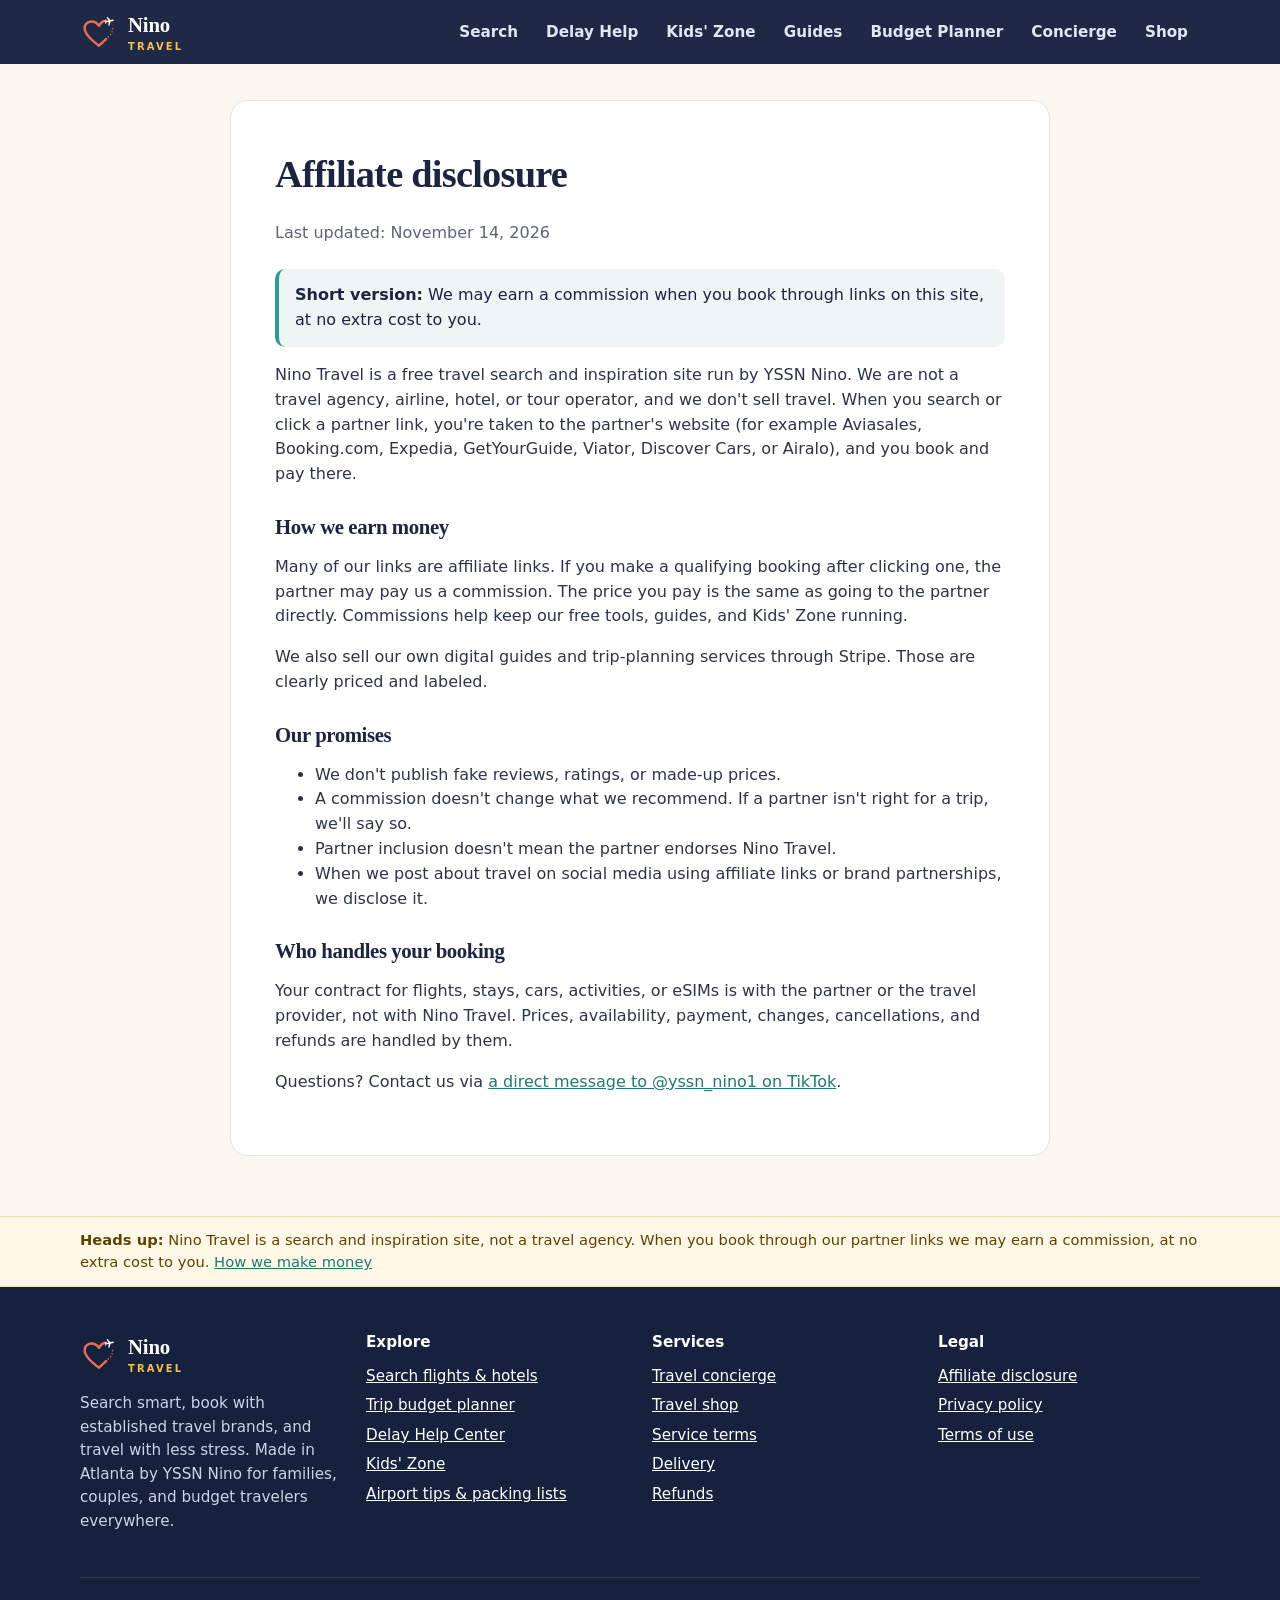
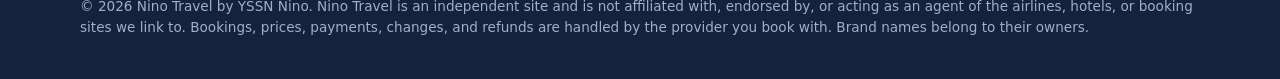
<file: affiliate-disclosure.html>
<!doctype html>
<html lang="en">
<head>
<meta charset="utf-8">
<meta name="viewport" content="width=device-width,initial-scale=1">
<title>Affiliate disclosure | Nino Travel</title>
<meta name="description" content="How Nino Travel makes money and how affiliate links work.">
<link rel="canonical" href="https://yssnino.github.io/affiliate-disclosure.html">
<meta name="theme-color" content="#16213e">
<meta property="og:type" content="website">
<meta property="og:site_name" content="Nino Travel">
<meta property="og:title" content="Affiliate disclosure | Nino Travel">
<meta property="og:description" content="How Nino Travel makes money and how affiliate links work.">
<meta property="og:url" content="https://yssnino.github.io/affiliate-disclosure.html">
<meta property="og:image" content="https://yssnino.github.io/assets/og-image.png">
<meta property="og:image:width" content="1200"><meta property="og:image:height" content="630">
<meta property="og:image:alt" content="Nino Travel: a plane drawing a heart in the sky">
<meta name="twitter:card" content="summary_large_image">
<meta name="twitter:title" content="Affiliate disclosure | Nino Travel">
<meta name="twitter:description" content="How Nino Travel makes money and how affiliate links work.">
<meta name="twitter:image" content="https://yssnino.github.io/assets/og-image.png">
<link rel="icon" href="/favicon.svg" type="image/svg+xml">
<link rel="apple-touch-icon" href="/assets/apple-touch-icon.png">
<link rel="stylesheet" href="/styles.css">

</head>
<body>
<a class="skip" href="#main">Skip to content</a>
<header class="site-header">
  <nav class="container nav" aria-label="Main">
    <a class="brand" href="/"><img src="/assets/logo-light.svg" alt="" width="38" height="38"><span>Nino<small>Travel</small></span></a>
    <button class="menu-btn" aria-expanded="false" aria-controls="nav-links">Menu</button>
    <ul class="nav-links" id="nav-links">
      <li><a href="/#search">Search</a></li>
      <li><a href="/help-center.html">Delay Help</a></li>
      <li><a href="/kids-zone.html">Kids' Zone</a></li>
      <li><a href="/guides.html">Guides</a></li>
      <li><a href="/planner.html">Budget Planner</a></li>
      <li><a href="/#planning">Concierge</a></li>
      <li><a href="/#shop">Shop</a></li>
    </ul>
  </nav>
</header>
<main id="main" class="container"><article class="doc">
<h1>Affiliate disclosure</h1>
<p class="updated">Last updated: November 14, 2026</p>

<div class="callout"><strong>Short version:</strong> We may earn a commission when you book through links on this site, at no extra cost to you.</div>
<p>Nino Travel is a free travel search and inspiration site run by YSSN Nino. We are not a travel agency, airline, hotel, or tour operator, and we don't sell travel. When you search or click a partner link, you're taken to the partner's website (for example Aviasales, Booking.com, Expedia, GetYourGuide, Viator, Discover Cars, or Airalo), and you book and pay there.</p>
<h2>How we earn money</h2>
<p>Many of our links are affiliate links. If you make a qualifying booking after clicking one, the partner may pay us a commission. The price you pay is the same as going to the partner directly. Commissions help keep our free tools, guides, and Kids' Zone running.</p>
<p>We also sell our own digital guides and trip-planning services through Stripe. Those are clearly priced and labeled.</p>
<h2>Our promises</h2>
<ul><li>We don't publish fake reviews, ratings, or made-up prices.</li><li>A commission doesn't change what we recommend. If a partner isn't right for a trip, we'll say so.</li><li>Partner inclusion doesn't mean the partner endorses Nino Travel.</li><li>When we post about travel on social media using affiliate links or brand partnerships, we disclose it.</li></ul>
<h2>Who handles your booking</h2>
<p>Your contract for flights, stays, cars, activities, or eSIMs is with the partner or the travel provider, not with Nino Travel. Prices, availability, payment, changes, cancellations, and refunds are handled by them.</p>
<p>Questions? Contact us via <span data-contact>a direct message to @yssn_nino1 on TikTok</span>.</p>
</article></main>
<div class="disclosure-bar"><div class="container"><strong>Heads up:</strong> Nino Travel is a search and inspiration site, not a travel agency. When you book through our partner links we may earn a commission, at no extra cost to you. <a href="/affiliate-disclosure.html">How we make money</a></div></div>
<footer>
  <div class="container">
    <div class="foot-grid">
      <div><a class="brand" href="/"><img src="/assets/logo-light.svg" alt="" width="38" height="38"><span>Nino<small>Travel</small></span></a>
        <p>Search smart, book with established travel brands, and travel with less stress. Made in Atlanta by YSSN Nino for families, couples, and budget travelers everywhere.</p></div>
      <div><h4>Explore</h4><ul><li><a href="/#search">Search flights &amp; hotels</a></li><li><a href="/planner.html">Trip budget planner</a></li><li><a href="/help-center.html">Delay Help Center</a></li><li><a href="/kids-zone.html">Kids' Zone</a></li><li><a href="/guides.html">Airport tips &amp; packing lists</a></li></ul></div>
      <div><h4>Services</h4><ul><li><a href="/#planning">Travel concierge</a></li><li><a href="/#shop">Travel shop</a></li><li><a href="/service-terms.html">Service terms</a></li><li><a href="/delivery.html">Delivery</a></li><li><a href="/refunds.html">Refunds</a></li></ul></div>
      <div><h4>Legal</h4><ul><li><a href="/affiliate-disclosure.html">Affiliate disclosure</a></li><li><a href="/privacy.html">Privacy policy</a></li><li><a href="/terms.html">Terms of use</a></li></ul></div>
    </div>
    <p class="fine">&copy; <span id="year">2026</span> Nino Travel by YSSN Nino. Nino Travel is an independent site and is not affiliated with, endorsed by, or acting as an agent of the airlines, hotels, or booking sites we link to. Bookings, prices, payments, changes, and refunds are handled by the provider you book with. Brand names belong to their owners.</p>
  </div>
</footer>
<script src="/config.js" defer></script><script src="/common.js" defer></script>
</body>
</html>
</file>
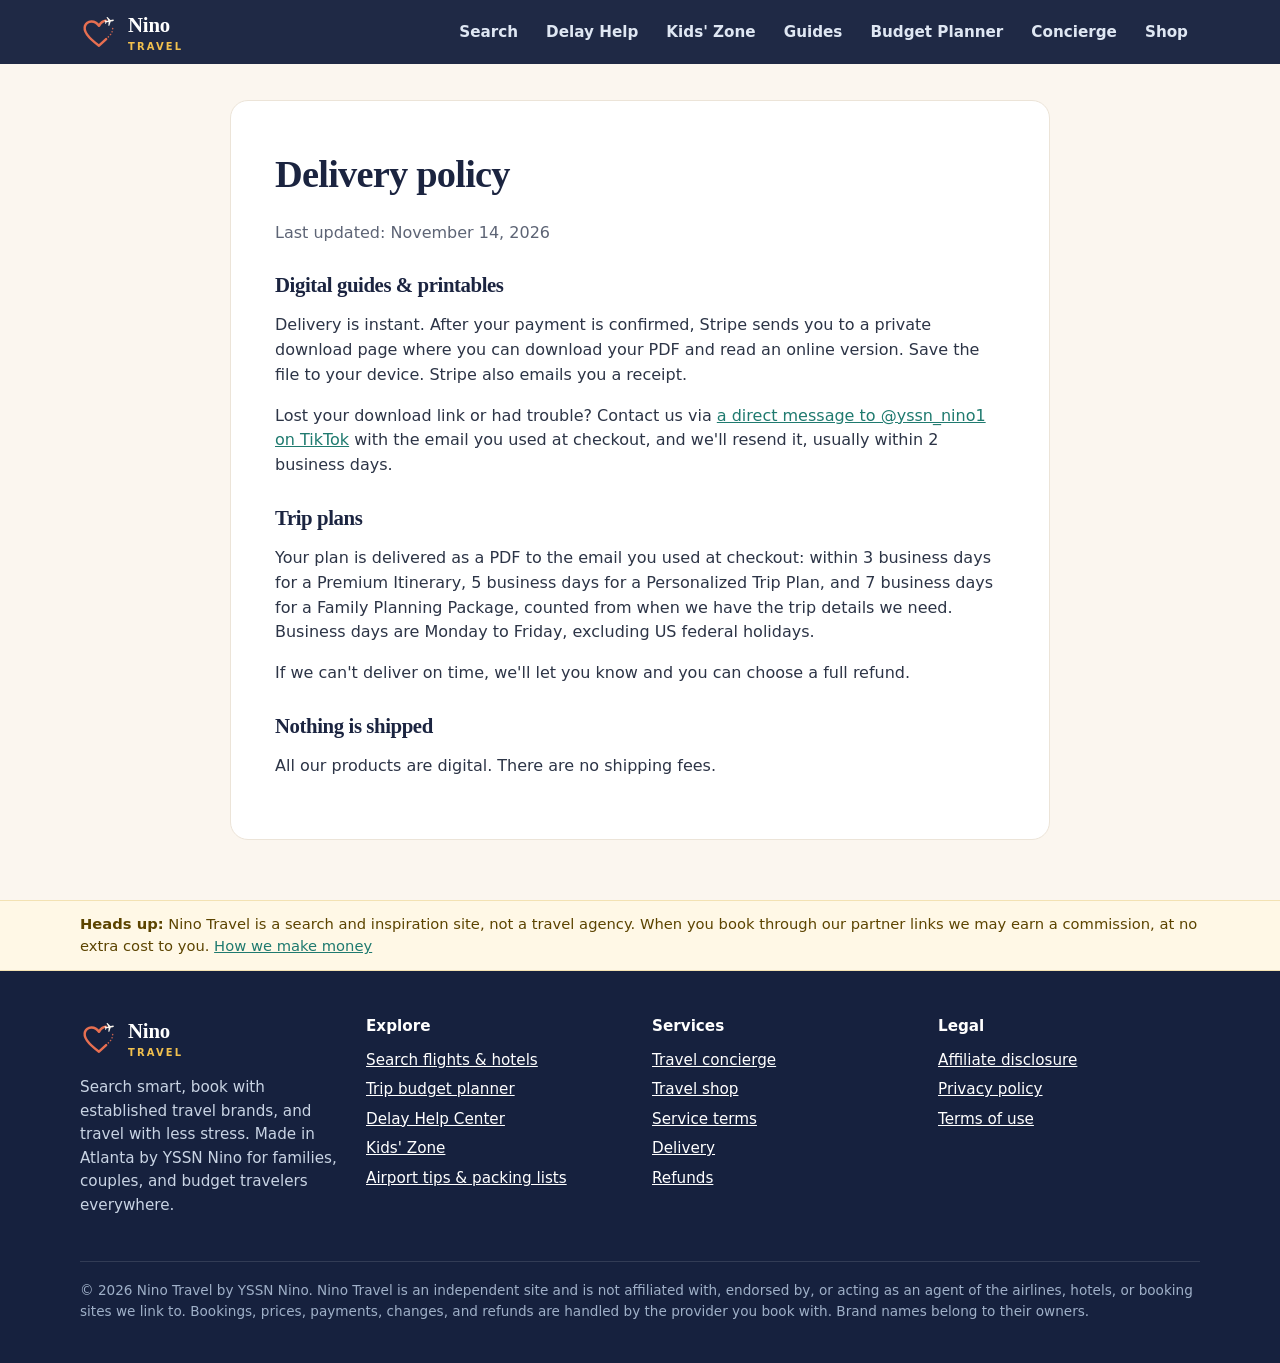
<file: delivery.html>
<!doctype html>
<html lang="en">
<head>
<meta charset="utf-8">
<meta name="viewport" content="width=device-width,initial-scale=1">
<title>Delivery policy | Nino Travel</title>
<meta name="description" content="How and when Nino Travel guides and trip plans are delivered.">
<link rel="canonical" href="https://yssnino.github.io/delivery.html">
<meta name="theme-color" content="#16213e">
<meta property="og:type" content="website">
<meta property="og:site_name" content="Nino Travel">
<meta property="og:title" content="Delivery policy | Nino Travel">
<meta property="og:description" content="How and when Nino Travel guides and trip plans are delivered.">
<meta property="og:url" content="https://yssnino.github.io/delivery.html">
<meta property="og:image" content="https://yssnino.github.io/assets/og-image.png">
<meta property="og:image:width" content="1200"><meta property="og:image:height" content="630">
<meta property="og:image:alt" content="Nino Travel: a plane drawing a heart in the sky">
<meta name="twitter:card" content="summary_large_image">
<meta name="twitter:title" content="Delivery policy | Nino Travel">
<meta name="twitter:description" content="How and when Nino Travel guides and trip plans are delivered.">
<meta name="twitter:image" content="https://yssnino.github.io/assets/og-image.png">
<link rel="icon" href="/favicon.svg" type="image/svg+xml">
<link rel="apple-touch-icon" href="/assets/apple-touch-icon.png">
<link rel="stylesheet" href="/styles.css">

</head>
<body>
<a class="skip" href="#main">Skip to content</a>
<header class="site-header">
  <nav class="container nav" aria-label="Main">
    <a class="brand" href="/"><img src="/assets/logo-light.svg" alt="" width="38" height="38"><span>Nino<small>Travel</small></span></a>
    <button class="menu-btn" aria-expanded="false" aria-controls="nav-links">Menu</button>
    <ul class="nav-links" id="nav-links">
      <li><a href="/#search">Search</a></li>
      <li><a href="/help-center.html">Delay Help</a></li>
      <li><a href="/kids-zone.html">Kids' Zone</a></li>
      <li><a href="/guides.html">Guides</a></li>
      <li><a href="/planner.html">Budget Planner</a></li>
      <li><a href="/#planning">Concierge</a></li>
      <li><a href="/#shop">Shop</a></li>
    </ul>
  </nav>
</header>
<main id="main" class="container"><article class="doc">
<h1>Delivery policy</h1>
<p class="updated">Last updated: November 14, 2026</p>

<h2>Digital guides &amp; printables</h2>
<p>Delivery is instant. After your payment is confirmed, Stripe sends you to a private download page where you can download your PDF and read an online version. Save the file to your device. Stripe also emails you a receipt.</p>
<p>Lost your download link or had trouble? Contact us via <span data-contact>a direct message to @yssn_nino1 on TikTok</span> with the email you used at checkout, and we'll resend it, usually within 2 business days.</p>
<h2>Trip plans</h2>
<p>Your plan is delivered as a PDF to the email you used at checkout: within 3 business days for a Premium Itinerary, 5 business days for a Personalized Trip Plan, and 7 business days for a Family Planning Package, counted from when we have the trip details we need. Business days are Monday to Friday, excluding US federal holidays.</p>
<p>If we can't deliver on time, we'll let you know and you can choose a full refund.</p>
<h2>Nothing is shipped</h2><p>All our products are digital. There are no shipping fees.</p>
</article></main>
<div class="disclosure-bar"><div class="container"><strong>Heads up:</strong> Nino Travel is a search and inspiration site, not a travel agency. When you book through our partner links we may earn a commission, at no extra cost to you. <a href="/affiliate-disclosure.html">How we make money</a></div></div>
<footer>
  <div class="container">
    <div class="foot-grid">
      <div><a class="brand" href="/"><img src="/assets/logo-light.svg" alt="" width="38" height="38"><span>Nino<small>Travel</small></span></a>
        <p>Search smart, book with established travel brands, and travel with less stress. Made in Atlanta by YSSN Nino for families, couples, and budget travelers everywhere.</p></div>
      <div><h4>Explore</h4><ul><li><a href="/#search">Search flights &amp; hotels</a></li><li><a href="/planner.html">Trip budget planner</a></li><li><a href="/help-center.html">Delay Help Center</a></li><li><a href="/kids-zone.html">Kids' Zone</a></li><li><a href="/guides.html">Airport tips &amp; packing lists</a></li></ul></div>
      <div><h4>Services</h4><ul><li><a href="/#planning">Travel concierge</a></li><li><a href="/#shop">Travel shop</a></li><li><a href="/service-terms.html">Service terms</a></li><li><a href="/delivery.html">Delivery</a></li><li><a href="/refunds.html">Refunds</a></li></ul></div>
      <div><h4>Legal</h4><ul><li><a href="/affiliate-disclosure.html">Affiliate disclosure</a></li><li><a href="/privacy.html">Privacy policy</a></li><li><a href="/terms.html">Terms of use</a></li></ul></div>
    </div>
    <p class="fine">&copy; <span id="year">2026</span> Nino Travel by YSSN Nino. Nino Travel is an independent site and is not affiliated with, endorsed by, or acting as an agent of the airlines, hotels, or booking sites we link to. Bookings, prices, payments, changes, and refunds are handled by the provider you book with. Brand names belong to their owners.</p>
  </div>
</footer>
<script src="/config.js" defer></script><script src="/common.js" defer></script>
</body>
</html>
</file>
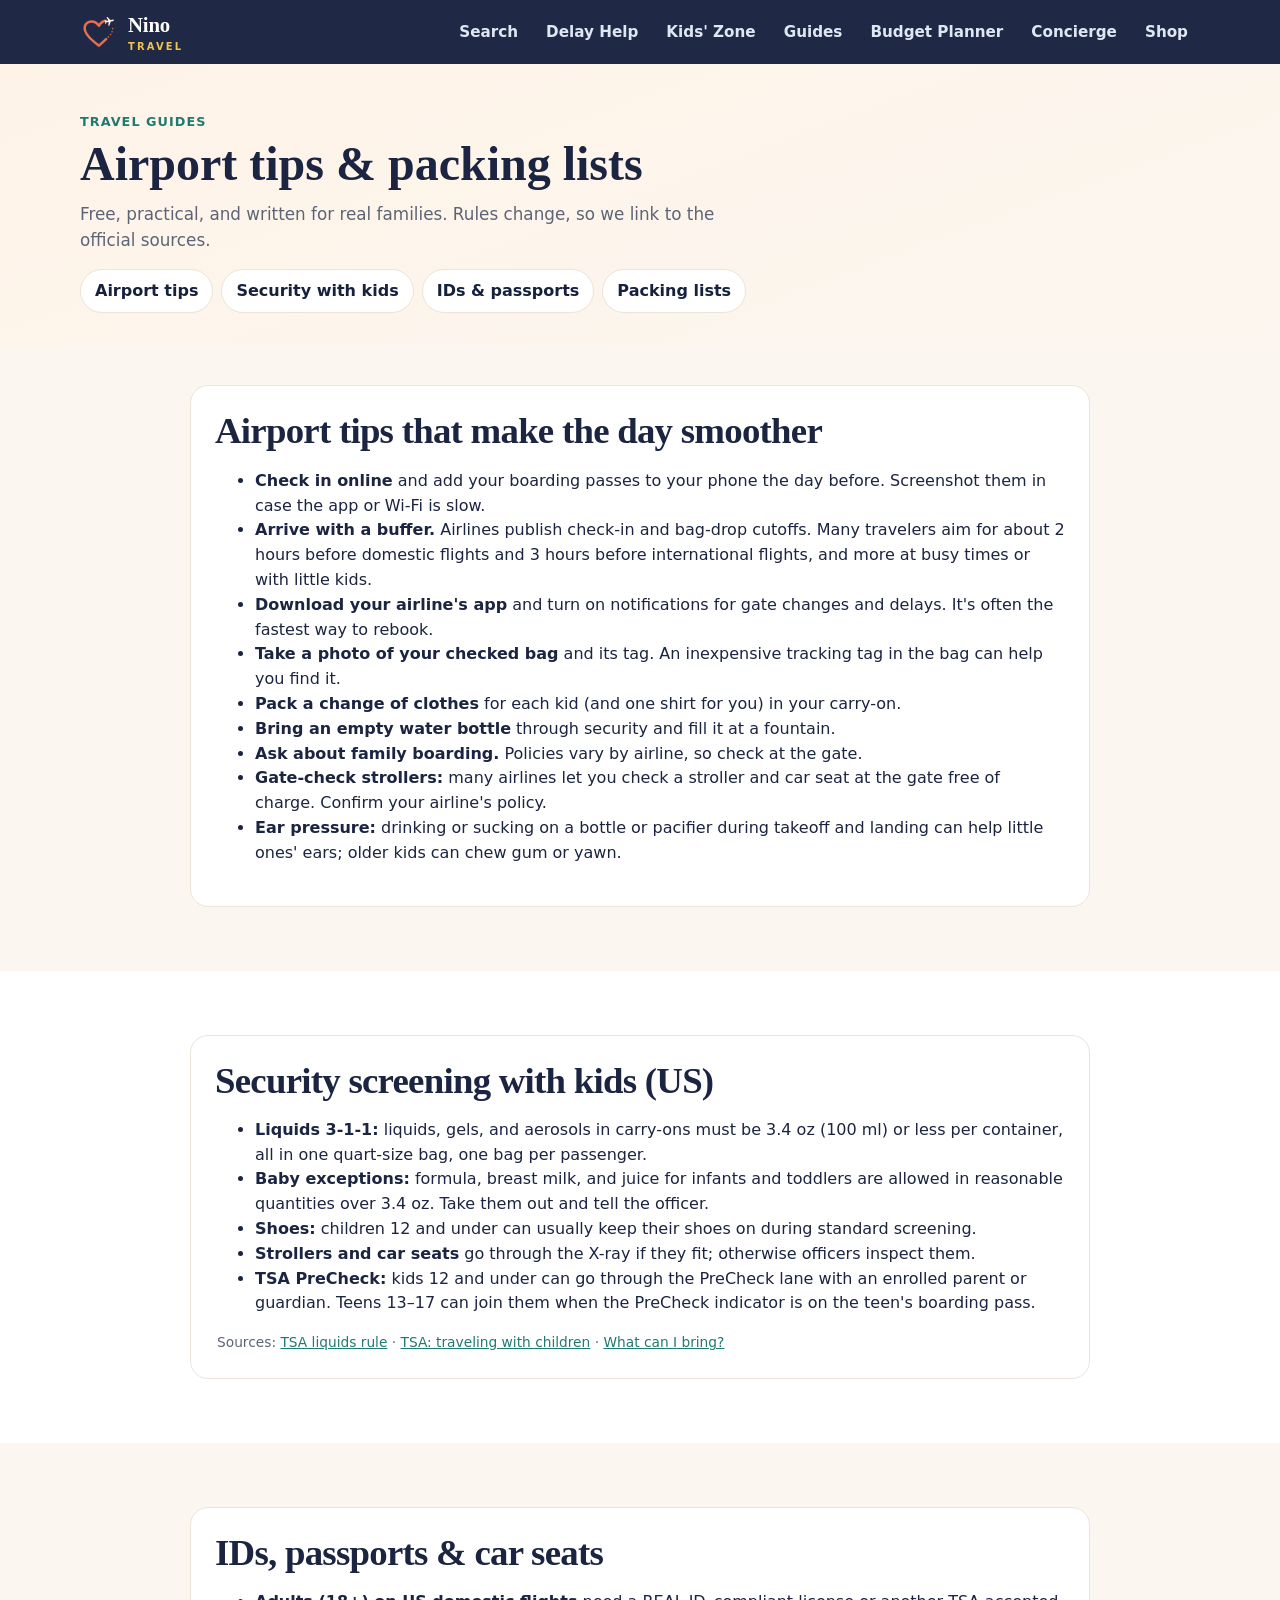
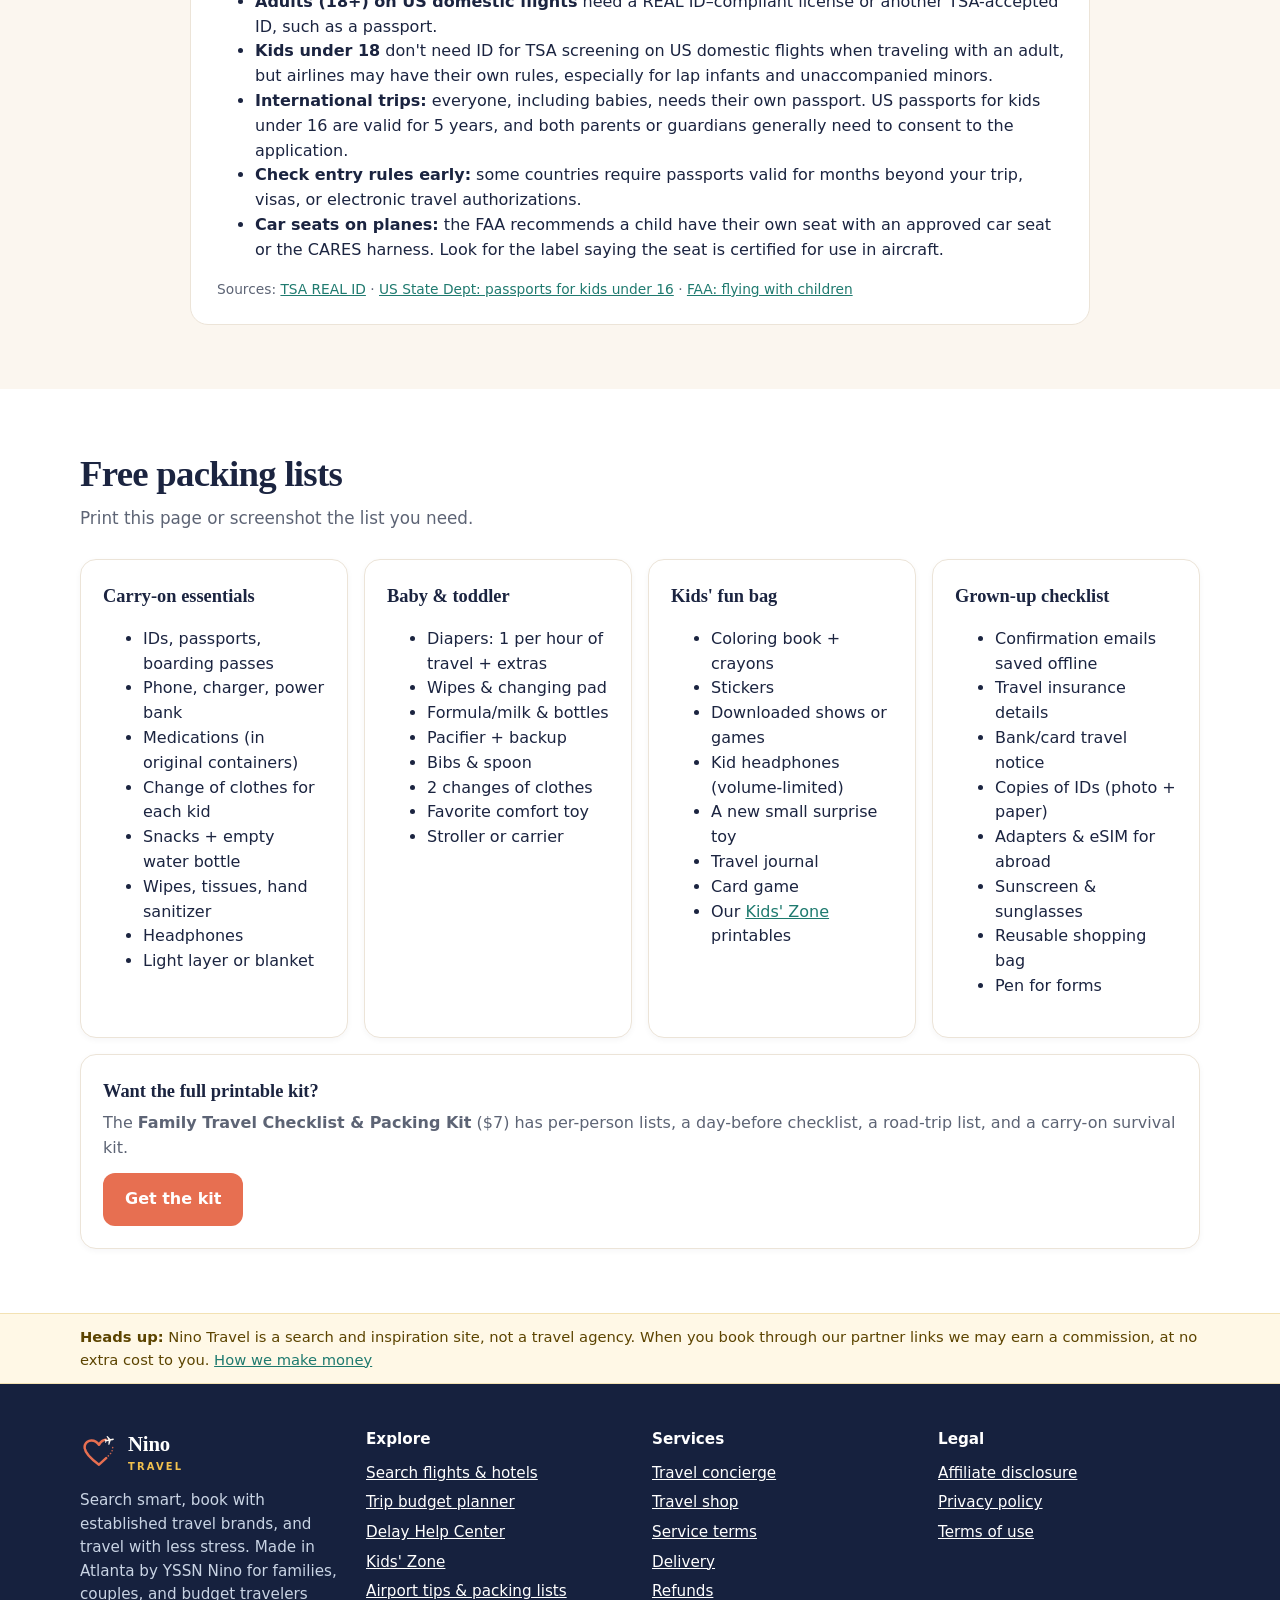
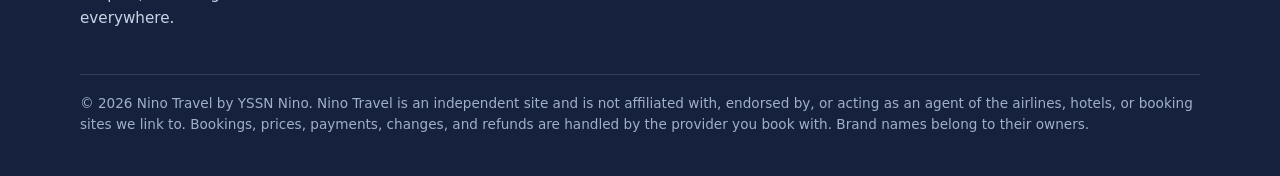
<file: guides.html>
<!doctype html>
<html lang="en">
<head>
<meta charset="utf-8">
<meta name="viewport" content="width=device-width,initial-scale=1">
<title>Airport tips & family packing lists | Nino Travel</title>
<meta name="description" content="Practical airport tips for families and first-time flyers, plus free packing lists for kids, adults, and carry-ons.">
<link rel="canonical" href="https://yssnino.github.io/guides.html">
<meta name="theme-color" content="#16213e">
<meta property="og:type" content="website">
<meta property="og:site_name" content="Nino Travel">
<meta property="og:title" content="Airport tips & family packing lists | Nino Travel">
<meta property="og:description" content="Practical airport tips for families and first-time flyers, plus free packing lists for kids, adults, and carry-ons.">
<meta property="og:url" content="https://yssnino.github.io/guides.html">
<meta property="og:image" content="https://yssnino.github.io/assets/og-image.png">
<meta property="og:image:width" content="1200"><meta property="og:image:height" content="630">
<meta property="og:image:alt" content="Nino Travel: a plane drawing a heart in the sky">
<meta name="twitter:card" content="summary_large_image">
<meta name="twitter:title" content="Airport tips & family packing lists | Nino Travel">
<meta name="twitter:description" content="Practical airport tips for families and first-time flyers, plus free packing lists for kids, adults, and carry-ons.">
<meta name="twitter:image" content="https://yssnino.github.io/assets/og-image.png">
<link rel="icon" href="/favicon.svg" type="image/svg+xml">
<link rel="apple-touch-icon" href="/assets/apple-touch-icon.png">
<link rel="stylesheet" href="/styles.css">

</head>
<body>
<a class="skip" href="#main">Skip to content</a>
<header class="site-header">
  <nav class="container nav" aria-label="Main">
    <a class="brand" href="/"><img src="/assets/logo-light.svg" alt="" width="38" height="38"><span>Nino<small>Travel</small></span></a>
    <button class="menu-btn" aria-expanded="false" aria-controls="nav-links">Menu</button>
    <ul class="nav-links" id="nav-links">
      <li><a href="/#search">Search</a></li>
      <li><a href="/help-center.html">Delay Help</a></li>
      <li><a href="/kids-zone.html">Kids' Zone</a></li>
      <li><a href="/guides.html">Guides</a></li>
      <li><a href="/planner.html">Budget Planner</a></li>
      <li><a href="/#planning">Concierge</a></li>
      <li><a href="/#shop">Shop</a></li>
    </ul>
  </nav>
</header>

<main id="main"><section class="help-hero"><div class="container"><p class="eyebrow">Travel guides</p><h1>Airport tips &amp; packing lists</h1>
<p class="sub" style="margin-bottom:0">Free, practical, and written for real families. Rules change, so we link to the official sources.</p>
<div class="pill-row"><a href="#airport">Airport tips</a><a href="#security">Security with kids</a><a href="#ids">IDs &amp; passports</a><a href="#packing">Packing lists</a></div></div></section>
<section id="airport" style="padding-top:40px"><div class="container" style="max-width:900px"><div class="soft">
<h2>Airport tips that make the day smoother</h2>
<ul><li><strong>Check in online</strong> and add your boarding passes to your phone the day before. Screenshot them in case the app or Wi-Fi is slow.</li><li><strong>Arrive with a buffer.</strong> Airlines publish check-in and bag-drop cutoffs. Many travelers aim for about 2 hours before domestic flights and 3 hours before international flights, and more at busy times or with little kids.</li><li><strong>Download your airline's app</strong> and turn on notifications for gate changes and delays. It's often the fastest way to rebook.</li><li><strong>Take a photo of your checked bag</strong> and its tag. An inexpensive tracking tag in the bag can help you find it.</li><li><strong>Pack a change of clothes</strong> for each kid (and one shirt for you) in your carry-on.</li><li><strong>Bring an empty water bottle</strong> through security and fill it at a fountain.</li><li><strong>Ask about family boarding.</strong> Policies vary by airline, so check at the gate.</li><li><strong>Gate-check strollers:</strong> many airlines let you check a stroller and car seat at the gate free of charge. Confirm your airline's policy.</li><li><strong>Ear pressure:</strong> drinking or sucking on a bottle or pacifier during takeoff and landing can help little ones' ears; older kids can chew gum or yawn.</li></ul>
</div></div></section>
<section class="alt" id="security"><div class="container" style="max-width:900px"><div class="soft">
<h2>Security screening with kids (US)</h2>
<ul><li><strong>Liquids 3-1-1:</strong> liquids, gels, and aerosols in carry-ons must be 3.4 oz (100 ml) or less per container, all in one quart-size bag, one bag per passenger.</li><li><strong>Baby exceptions:</strong> formula, breast milk, and juice for infants and toddlers are allowed in reasonable quantities over 3.4 oz. Take them out and tell the officer.</li><li><strong>Shoes:</strong> children 12 and under can usually keep their shoes on during standard screening.</li><li><strong>Strollers and car seats</strong> go through the X-ray if they fit; otherwise officers inspect them.</li><li><strong>TSA PreCheck:</strong> kids 12 and under can go through the PreCheck lane with an enrolled parent or guardian. Teens 13–17 can join them when the PreCheck indicator is on the teen's boarding pass.</li></ul>
<p class="note">Sources: <a href="https://www.tsa.gov/travel/security-screening/liquids-aerosols-gels-rule" target="_blank" rel="noopener">TSA liquids rule</a> · <a href="https://www.tsa.gov/travel/special-procedures/traveling-children" target="_blank" rel="noopener">TSA: traveling with children</a> · <a href="https://www.tsa.gov/travel/security-screening/whatcanibring/all" target="_blank" rel="noopener">What can I bring?</a></p>
</div></div></section>
<section id="ids"><div class="container" style="max-width:900px"><div class="soft">
<h2>IDs, passports &amp; car seats</h2>
<ul><li><strong>Adults (18+) on US domestic flights</strong> need a REAL ID–compliant license or another TSA-accepted ID, such as a passport.</li><li><strong>Kids under 18</strong> don't need ID for TSA screening on US domestic flights when traveling with an adult, but airlines may have their own rules, especially for lap infants and unaccompanied minors.</li><li><strong>International trips:</strong> everyone, including babies, needs their own passport. US passports for kids under 16 are valid for 5 years, and both parents or guardians generally need to consent to the application.</li><li><strong>Check entry rules early:</strong> some countries require passports valid for months beyond your trip, visas, or electronic travel authorizations.</li><li><strong>Car seats on planes:</strong> the FAA recommends a child have their own seat with an approved car seat or the CARES harness. Look for the label saying the seat is certified for use in aircraft.</li></ul>
<p class="note">Sources: <a href="https://www.tsa.gov/real-id" target="_blank" rel="noopener">TSA REAL ID</a> · <a href="https://travel.state.gov/content/travel/en/passports/need-passport/under-16.html" target="_blank" rel="noopener">US State Dept: passports for kids under 16</a> · <a href="https://www.faa.gov/travelers/fly_children" target="_blank" rel="noopener">FAA: flying with children</a></p>
</div></div></section>
<section class="alt" id="packing"><div class="container"><h2>Free packing lists</h2><p class="sub">Print this page or screenshot the list you need.</p>
<div class="cards">
<div class="card"><h3>Carry-on essentials</h3><ul><li>IDs, passports, boarding passes</li><li>Phone, charger, power bank</li><li>Medications (in original containers)</li><li>Change of clothes for each kid</li><li>Snacks + empty water bottle</li><li>Wipes, tissues, hand sanitizer</li><li>Headphones</li><li>Light layer or blanket</li></ul></div>
<div class="card"><h3>Baby &amp; toddler</h3><ul><li>Diapers: 1 per hour of travel + extras</li><li>Wipes &amp; changing pad</li><li>Formula/milk &amp; bottles</li><li>Pacifier + backup</li><li>Bibs &amp; spoon</li><li>2 changes of clothes</li><li>Favorite comfort toy</li><li>Stroller or carrier</li></ul></div>
<div class="card"><h3>Kids' fun bag</h3><ul><li>Coloring book + crayons</li><li>Stickers</li><li>Downloaded shows or games</li><li>Kid headphones (volume-limited)</li><li>A new small surprise toy</li><li>Travel journal</li><li>Card game</li><li>Our <a href='/kids-zone.html'>Kids' Zone</a> printables</li></ul></div>
<div class="card"><h3>Grown-up checklist</h3><ul><li>Confirmation emails saved offline</li><li>Travel insurance details</li><li>Bank/card travel notice</li><li>Copies of IDs (photo + paper)</li><li>Adapters &amp; eSIM for abroad</li><li>Sunscreen &amp; sunglasses</li><li>Reusable shopping bag</li><li>Pen for forms</li></ul></div>
</div>
<div class="card" style="margin-top:16px"><h3>Want the full printable kit?</h3><p>The <strong>Family Travel Checklist &amp; Packing Kit</strong> ($7) has per-person lists, a day-before checklist, a road-trip list, and a carry-on survival kit.</p><div class="actions"><a class="btn btn-primary" data-stripe="familyPackingKit" href="/#shop">Get the kit</a></div></div>
</div></section></main>
<div class="disclosure-bar"><div class="container"><strong>Heads up:</strong> Nino Travel is a search and inspiration site, not a travel agency. When you book through our partner links we may earn a commission, at no extra cost to you. <a href="/affiliate-disclosure.html">How we make money</a></div></div>
<footer>
  <div class="container">
    <div class="foot-grid">
      <div><a class="brand" href="/"><img src="/assets/logo-light.svg" alt="" width="38" height="38"><span>Nino<small>Travel</small></span></a>
        <p>Search smart, book with established travel brands, and travel with less stress. Made in Atlanta by YSSN Nino for families, couples, and budget travelers everywhere.</p></div>
      <div><h4>Explore</h4><ul><li><a href="/#search">Search flights &amp; hotels</a></li><li><a href="/planner.html">Trip budget planner</a></li><li><a href="/help-center.html">Delay Help Center</a></li><li><a href="/kids-zone.html">Kids' Zone</a></li><li><a href="/guides.html">Airport tips &amp; packing lists</a></li></ul></div>
      <div><h4>Services</h4><ul><li><a href="/#planning">Travel concierge</a></li><li><a href="/#shop">Travel shop</a></li><li><a href="/service-terms.html">Service terms</a></li><li><a href="/delivery.html">Delivery</a></li><li><a href="/refunds.html">Refunds</a></li></ul></div>
      <div><h4>Legal</h4><ul><li><a href="/affiliate-disclosure.html">Affiliate disclosure</a></li><li><a href="/privacy.html">Privacy policy</a></li><li><a href="/terms.html">Terms of use</a></li></ul></div>
    </div>
    <p class="fine">&copy; <span id="year">2026</span> Nino Travel by YSSN Nino. Nino Travel is an independent site and is not affiliated with, endorsed by, or acting as an agent of the airlines, hotels, or booking sites we link to. Bookings, prices, payments, changes, and refunds are handled by the provider you book with. Brand names belong to their owners.</p>
  </div>
</footer>
<script src="/config.js" defer></script><script src="/common.js" defer></script>
</body>
</html>
</file>
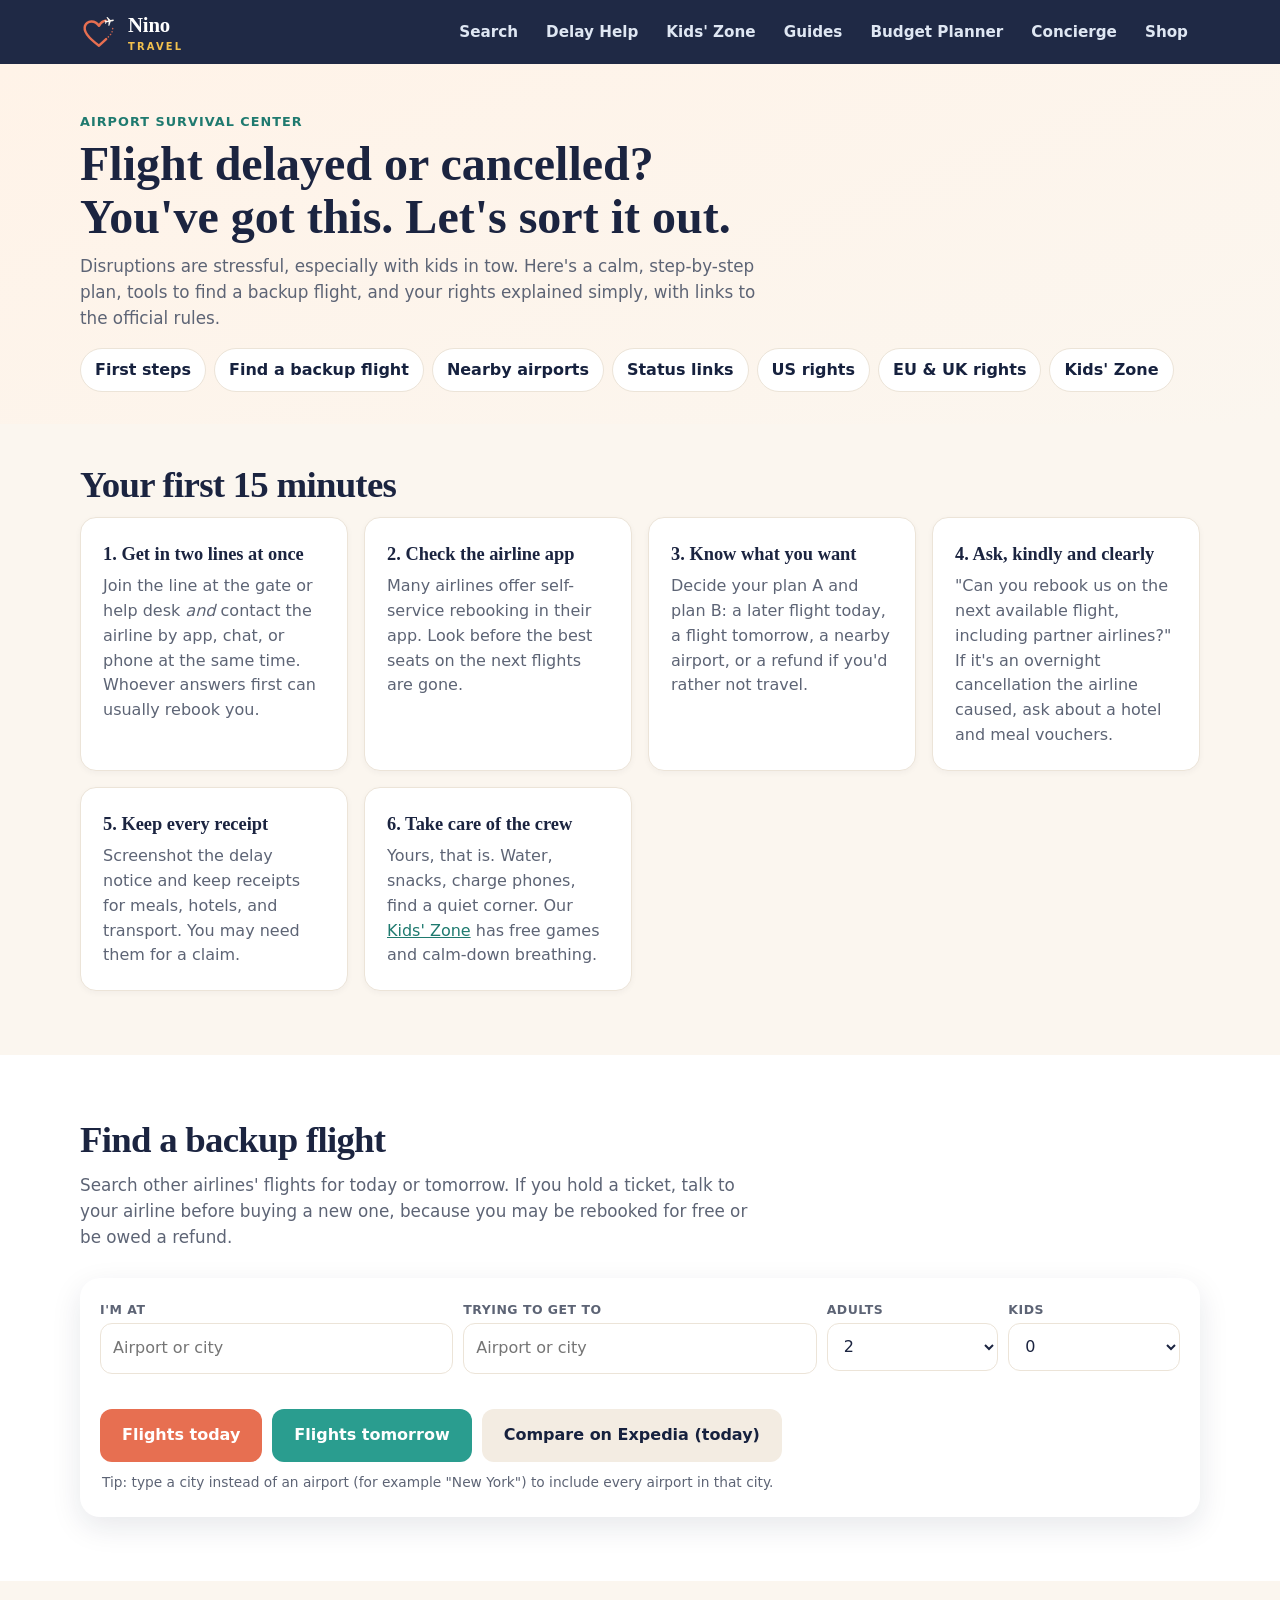
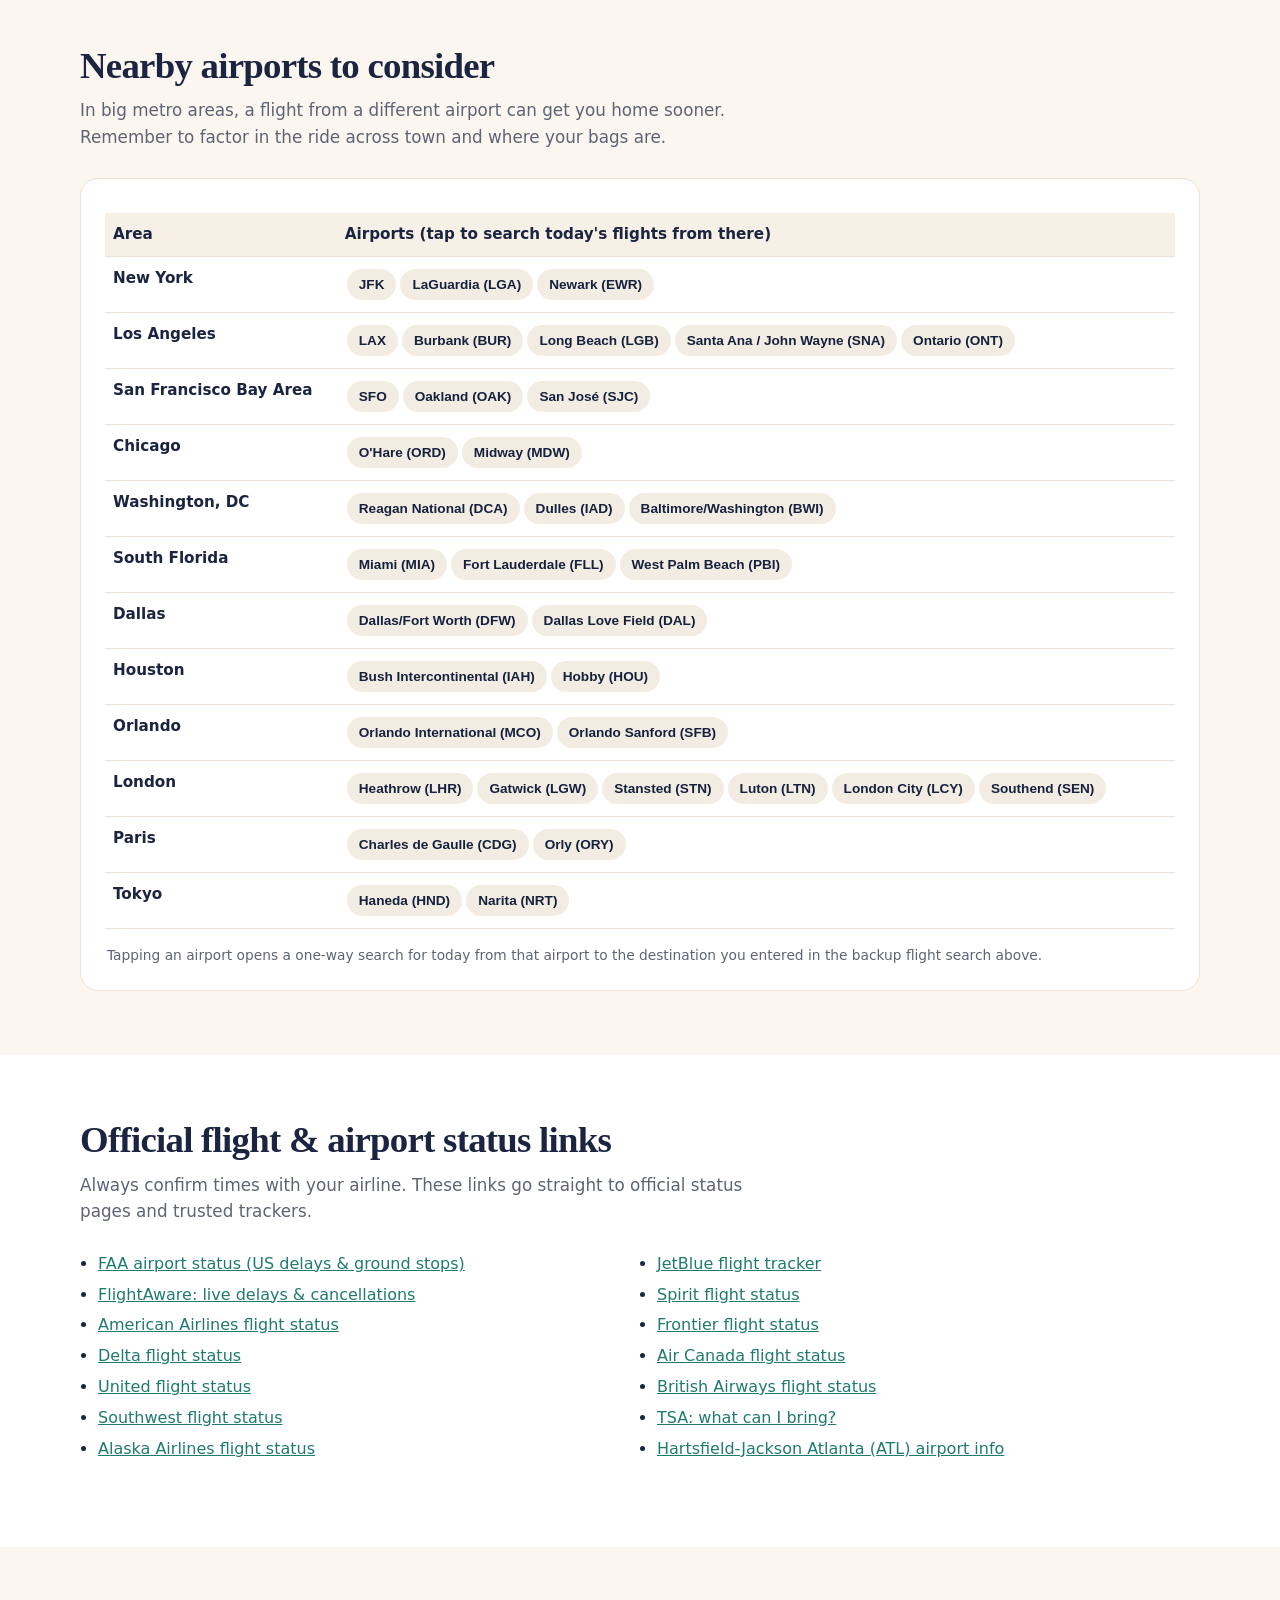
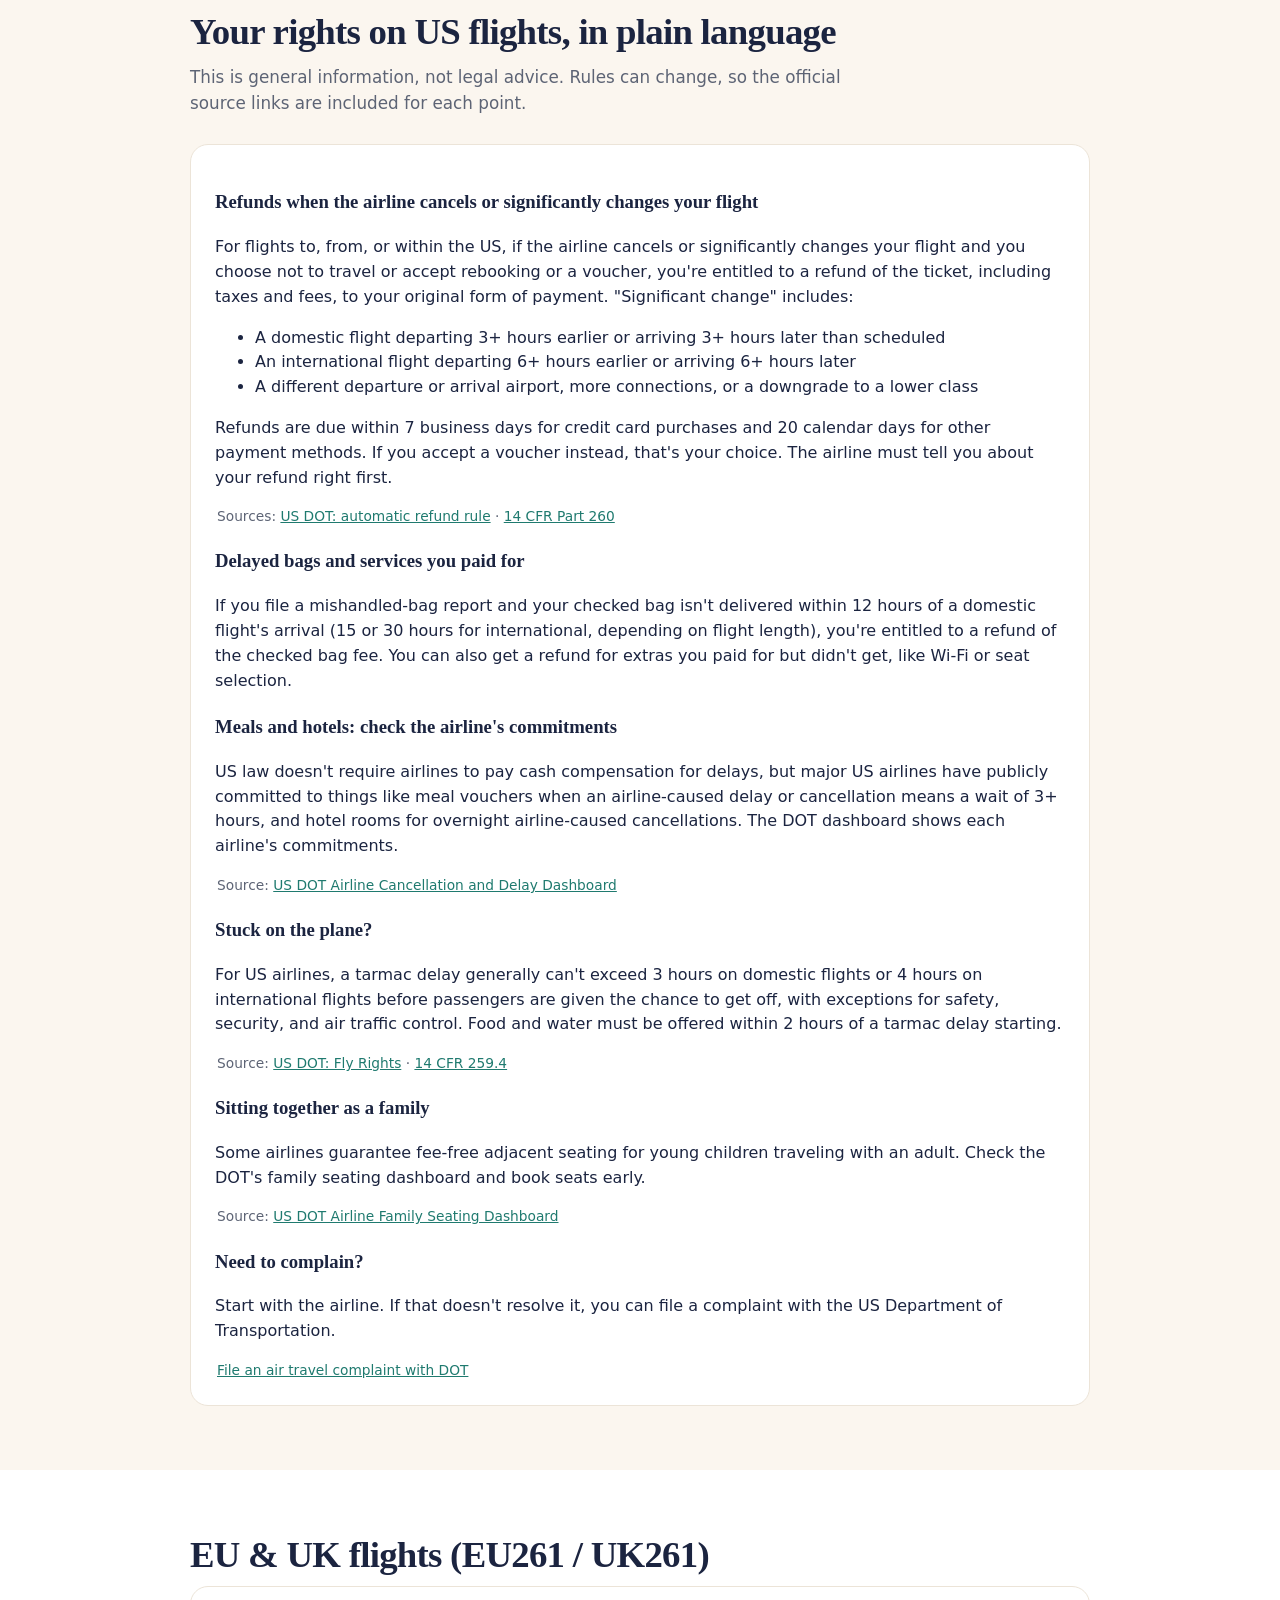
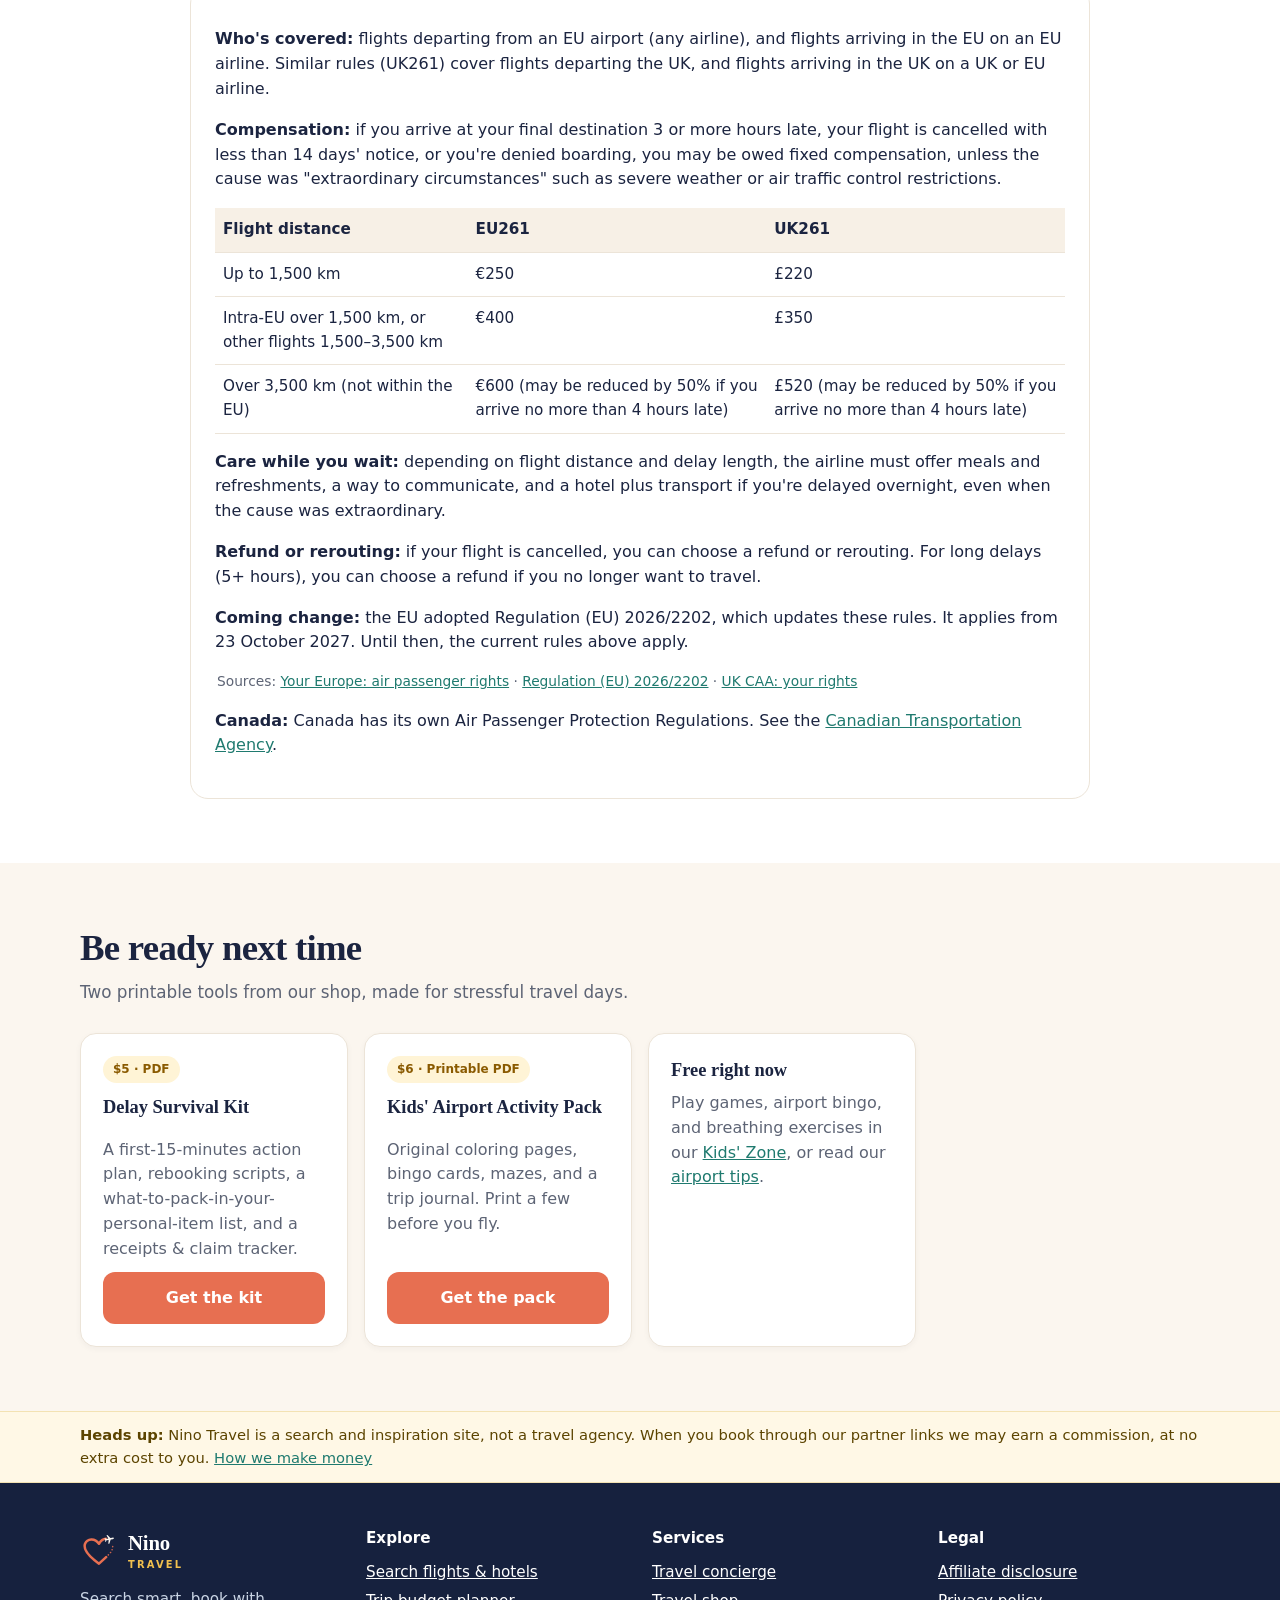
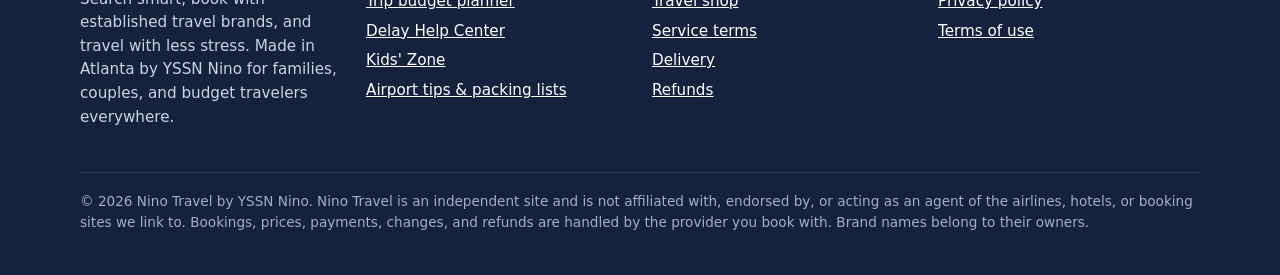
<file: help-center.html>
<!doctype html>
<html lang="en">
<head>
<meta charset="utf-8">
<meta name="viewport" content="width=device-width,initial-scale=1">
<title>Airport Survival & Delay Help Center | Nino Travel</title>
<meta name="description" content="Flight delayed or cancelled? Calm, practical steps, backup flight search, nearby airports, official status links, and your US and EU passenger rights in plain language.">
<link rel="canonical" href="https://yssnino.github.io/help-center.html">
<meta name="theme-color" content="#16213e">
<meta property="og:type" content="website">
<meta property="og:site_name" content="Nino Travel">
<meta property="og:title" content="Airport Survival & Delay Help Center | Nino Travel">
<meta property="og:description" content="Flight delayed or cancelled? Calm, practical steps, backup flight search, nearby airports, official status links, and your US and EU passenger rights in plain language.">
<meta property="og:url" content="https://yssnino.github.io/help-center.html">
<meta property="og:image" content="https://yssnino.github.io/assets/og-image.png">
<meta property="og:image:width" content="1200"><meta property="og:image:height" content="630">
<meta property="og:image:alt" content="Nino Travel: a plane drawing a heart in the sky">
<meta name="twitter:card" content="summary_large_image">
<meta name="twitter:title" content="Airport Survival & Delay Help Center | Nino Travel">
<meta name="twitter:description" content="Flight delayed or cancelled? Calm, practical steps, backup flight search, nearby airports, official status links, and your US and EU passenger rights in plain language.">
<meta name="twitter:image" content="https://yssnino.github.io/assets/og-image.png">
<link rel="icon" href="/favicon.svg" type="image/svg+xml">
<link rel="apple-touch-icon" href="/assets/apple-touch-icon.png">
<link rel="stylesheet" href="/styles.css">

</head>
<body>
<a class="skip" href="#main">Skip to content</a>
<header class="site-header">
  <nav class="container nav" aria-label="Main">
    <a class="brand" href="/"><img src="/assets/logo-light.svg" alt="" width="38" height="38"><span>Nino<small>Travel</small></span></a>
    <button class="menu-btn" aria-expanded="false" aria-controls="nav-links">Menu</button>
    <ul class="nav-links" id="nav-links">
      <li><a href="/#search">Search</a></li>
      <li><a href="/help-center.html">Delay Help</a></li>
      <li><a href="/kids-zone.html">Kids' Zone</a></li>
      <li><a href="/guides.html">Guides</a></li>
      <li><a href="/planner.html">Budget Planner</a></li>
      <li><a href="/#planning">Concierge</a></li>
      <li><a href="/#shop">Shop</a></li>
    </ul>
  </nav>
</header>

<main id="main">
<section class="help-hero"><div class="container">
  <p class="eyebrow">Airport Survival Center</p>
  <h1>Flight delayed or cancelled?<br>You've got this. Let's sort it out.</h1>
  <p class="sub" style="margin-bottom:0">Disruptions are stressful, especially with kids in tow. Here's a calm, step-by-step plan, tools to find a backup flight, and your rights explained simply, with links to the official rules.</p>
  <div class="pill-row"><a href="#first-steps">First steps</a><a href="#backup">Find a backup flight</a><a href="#nearby">Nearby airports</a><a href="#status">Status links</a><a href="#us-rights">US rights</a><a href="#eu-rights">EU &amp; UK rights</a><a href="/kids-zone.html">Kids' Zone</a></div>
</div></section>

<section id="first-steps" style="padding-top:40px"><div class="container">
  <h2>Your first 15 minutes</h2>
  <div class="cards">
    <div class="card"><h3>1. Get in two lines at once</h3><p>Join the line at the gate or help desk <em>and</em> contact the airline by app, chat, or phone at the same time. Whoever answers first can usually rebook you.</p></div>
    <div class="card"><h3>2. Check the airline app</h3><p>Many airlines offer self-service rebooking in their app. Look before the best seats on the next flights are gone.</p></div>
    <div class="card"><h3>3. Know what you want</h3><p>Decide your plan A and plan B: a later flight today, a flight tomorrow, a nearby airport, or a refund if you'd rather not travel.</p></div>
    <div class="card"><h3>4. Ask, kindly and clearly</h3><p>"Can you rebook us on the next available flight, including partner airlines?" If it's an overnight cancellation the airline caused, ask about a hotel and meal vouchers.</p></div>
    <div class="card"><h3>5. Keep every receipt</h3><p>Screenshot the delay notice and keep receipts for meals, hotels, and transport. You may need them for a claim.</p></div>
    <div class="card"><h3>6. Take care of the crew</h3><p>Yours, that is. Water, snacks, charge phones, find a quiet corner. Our <a href="/kids-zone.html">Kids' Zone</a> has free games and calm-down breathing.</p></div>
  </div>
</div></section>

<section class="alt" id="backup"><div class="container">
  <h2>Find a backup flight</h2>
  <p class="sub">Search other airlines' flights for today or tomorrow. If you hold a ticket, talk to your airline before buying a new one, because you may be rebooked for free or be owed a refund.</p>
  <div class="search-card" style="box-shadow:var(--shadow)"><div class="panel" id="panel-delay">
    <div class="grid">
      <div class="f s4"><label for="d-from">I'm at</label><input id="d-from" data-ac autocomplete="off" placeholder="Airport or city"></div>
      <div class="f s4"><label for="d-to">Trying to get to</label><input id="d-to" data-ac autocomplete="off" placeholder="Airport or city"></div>
      <div class="f s2 m6"><label for="d-adults">Adults</label><select id="d-adults"><option>1</option><option selected>2</option><option>3</option><option>4</option><option>5</option><option>6</option></select></div>
      <div class="f s2 m6"><label for="d-kids">Kids</label><select id="d-kids"><option>0</option><option>1</option><option>2</option><option>3</option><option>4</option></select></div>
    </div>
    <div class="err" role="alert"></div>
    <div class="actions"><button class="btn btn-primary" type="button" data-when="0">Flights today</button><button class="btn btn-teal" type="button" data-when="1">Flights tomorrow</button><button class="btn btn-secondary" type="button" data-when="x">Compare on Expedia (today)</button></div>
    <p class="note">Tip: type a city instead of an airport (for example "New York") to include every airport in that city.</p>
  </div></div>
</div></section>

<section id="nearby"><div class="container">
  <h2>Nearby airports to consider</h2>
  <p class="sub">In big metro areas, a flight from a different airport can get you home sooner. Remember to factor in the ride across town and where your bags are.</p>
  <div class="soft" style="overflow-x:auto"><table class="simple"><thead><tr><th>Area</th><th>Airports (tap to search today's flights from there)</th></tr></thead><tbody><tr><td><strong>New York</strong></td><td><button class='chip' type='button' data-metro='JFK' style='border:0;cursor:pointer;margin:2px' aria-label='Search today from JFK'>JFK</button><button class='chip' type='button' data-metro='LGA' style='border:0;cursor:pointer;margin:2px' aria-label='Search today from LaGuardia (LGA)'>LaGuardia (LGA)</button><button class='chip' type='button' data-metro='EWR' style='border:0;cursor:pointer;margin:2px' aria-label='Search today from Newark (EWR)'>Newark (EWR)</button></td></tr><tr><td><strong>Los Angeles</strong></td><td><button class='chip' type='button' data-metro='LAX' style='border:0;cursor:pointer;margin:2px' aria-label='Search today from LAX'>LAX</button><button class='chip' type='button' data-metro='BUR' style='border:0;cursor:pointer;margin:2px' aria-label='Search today from Burbank (BUR)'>Burbank (BUR)</button><button class='chip' type='button' data-metro='LGB' style='border:0;cursor:pointer;margin:2px' aria-label='Search today from Long Beach (LGB)'>Long Beach (LGB)</button><button class='chip' type='button' data-metro='SNA' style='border:0;cursor:pointer;margin:2px' aria-label='Search today from Santa Ana / John Wayne (SNA)'>Santa Ana / John Wayne (SNA)</button><button class='chip' type='button' data-metro='ONT' style='border:0;cursor:pointer;margin:2px' aria-label='Search today from Ontario (ONT)'>Ontario (ONT)</button></td></tr><tr><td><strong>San Francisco Bay Area</strong></td><td><button class='chip' type='button' data-metro='SFO' style='border:0;cursor:pointer;margin:2px' aria-label='Search today from SFO'>SFO</button><button class='chip' type='button' data-metro='OAK' style='border:0;cursor:pointer;margin:2px' aria-label='Search today from Oakland (OAK)'>Oakland (OAK)</button><button class='chip' type='button' data-metro='SJC' style='border:0;cursor:pointer;margin:2px' aria-label='Search today from San José (SJC)'>San José (SJC)</button></td></tr><tr><td><strong>Chicago</strong></td><td><button class='chip' type='button' data-metro='ORD' style='border:0;cursor:pointer;margin:2px' aria-label='Search today from O'Hare (ORD)'>O'Hare (ORD)</button><button class='chip' type='button' data-metro='MDW' style='border:0;cursor:pointer;margin:2px' aria-label='Search today from Midway (MDW)'>Midway (MDW)</button></td></tr><tr><td><strong>Washington, DC</strong></td><td><button class='chip' type='button' data-metro='DCA' style='border:0;cursor:pointer;margin:2px' aria-label='Search today from Reagan National (DCA)'>Reagan National (DCA)</button><button class='chip' type='button' data-metro='IAD' style='border:0;cursor:pointer;margin:2px' aria-label='Search today from Dulles (IAD)'>Dulles (IAD)</button><button class='chip' type='button' data-metro='BWI' style='border:0;cursor:pointer;margin:2px' aria-label='Search today from Baltimore/Washington (BWI)'>Baltimore/Washington (BWI)</button></td></tr><tr><td><strong>South Florida</strong></td><td><button class='chip' type='button' data-metro='MIA' style='border:0;cursor:pointer;margin:2px' aria-label='Search today from Miami (MIA)'>Miami (MIA)</button><button class='chip' type='button' data-metro='FLL' style='border:0;cursor:pointer;margin:2px' aria-label='Search today from Fort Lauderdale (FLL)'>Fort Lauderdale (FLL)</button><button class='chip' type='button' data-metro='PBI' style='border:0;cursor:pointer;margin:2px' aria-label='Search today from West Palm Beach (PBI)'>West Palm Beach (PBI)</button></td></tr><tr><td><strong>Dallas</strong></td><td><button class='chip' type='button' data-metro='DFW' style='border:0;cursor:pointer;margin:2px' aria-label='Search today from Dallas/Fort Worth (DFW)'>Dallas/Fort Worth (DFW)</button><button class='chip' type='button' data-metro='DAL' style='border:0;cursor:pointer;margin:2px' aria-label='Search today from Dallas Love Field (DAL)'>Dallas Love Field (DAL)</button></td></tr><tr><td><strong>Houston</strong></td><td><button class='chip' type='button' data-metro='IAH' style='border:0;cursor:pointer;margin:2px' aria-label='Search today from Bush Intercontinental (IAH)'>Bush Intercontinental (IAH)</button><button class='chip' type='button' data-metro='HOU' style='border:0;cursor:pointer;margin:2px' aria-label='Search today from Hobby (HOU)'>Hobby (HOU)</button></td></tr><tr><td><strong>Orlando</strong></td><td><button class='chip' type='button' data-metro='MCO' style='border:0;cursor:pointer;margin:2px' aria-label='Search today from Orlando International (MCO)'>Orlando International (MCO)</button><button class='chip' type='button' data-metro='SFB' style='border:0;cursor:pointer;margin:2px' aria-label='Search today from Orlando Sanford (SFB)'>Orlando Sanford (SFB)</button></td></tr><tr><td><strong>London</strong></td><td><button class='chip' type='button' data-metro='LHR' style='border:0;cursor:pointer;margin:2px' aria-label='Search today from Heathrow (LHR)'>Heathrow (LHR)</button><button class='chip' type='button' data-metro='LGW' style='border:0;cursor:pointer;margin:2px' aria-label='Search today from Gatwick (LGW)'>Gatwick (LGW)</button><button class='chip' type='button' data-metro='STN' style='border:0;cursor:pointer;margin:2px' aria-label='Search today from Stansted (STN)'>Stansted (STN)</button><button class='chip' type='button' data-metro='LTN' style='border:0;cursor:pointer;margin:2px' aria-label='Search today from Luton (LTN)'>Luton (LTN)</button><button class='chip' type='button' data-metro='LCY' style='border:0;cursor:pointer;margin:2px' aria-label='Search today from London City (LCY)'>London City (LCY)</button><button class='chip' type='button' data-metro='SEN' style='border:0;cursor:pointer;margin:2px' aria-label='Search today from Southend (SEN)'>Southend (SEN)</button></td></tr><tr><td><strong>Paris</strong></td><td><button class='chip' type='button' data-metro='CDG' style='border:0;cursor:pointer;margin:2px' aria-label='Search today from Charles de Gaulle (CDG)'>Charles de Gaulle (CDG)</button><button class='chip' type='button' data-metro='ORY' style='border:0;cursor:pointer;margin:2px' aria-label='Search today from Orly (ORY)'>Orly (ORY)</button></td></tr><tr><td><strong>Tokyo</strong></td><td><button class='chip' type='button' data-metro='HND' style='border:0;cursor:pointer;margin:2px' aria-label='Search today from Haneda (HND)'>Haneda (HND)</button><button class='chip' type='button' data-metro='NRT' style='border:0;cursor:pointer;margin:2px' aria-label='Search today from Narita (NRT)'>Narita (NRT)</button></td></tr></tbody></table>
  <p class="note">Tapping an airport opens a one-way search for today from that airport to the destination you entered in the backup flight search above.</p></div>
</div></section>

<section class="alt" id="status"><div class="container">
  <h2>Official flight &amp; airport status links</h2>
  <p class="sub">Always confirm times with your airline. These links go straight to official status pages and trusted trackers.</p>
  <ul class="links-list"><li><a href="https://nasstatus.faa.gov/" target="_blank" rel="noopener">FAA airport status (US delays & ground stops)</a></li><li><a href="https://www.flightaware.com/live/cancelled" target="_blank" rel="noopener">FlightAware: live delays & cancellations</a></li><li><a href="https://www.aa.com/travelInformation/flights/status" target="_blank" rel="noopener">American Airlines flight status</a></li><li><a href="https://www.delta.com/flight-status-lookup" target="_blank" rel="noopener">Delta flight status</a></li><li><a href="https://www.united.com/en/us/flightstatus" target="_blank" rel="noopener">United flight status</a></li><li><a href="https://www.southwest.com/air/flight-status/" target="_blank" rel="noopener">Southwest flight status</a></li><li><a href="https://www.alaskaair.com/flightstatus" target="_blank" rel="noopener">Alaska Airlines flight status</a></li><li><a href="https://www.jetblue.com/flight-tracker" target="_blank" rel="noopener">JetBlue flight tracker</a></li><li><a href="https://www.spirit.com/flight-status" target="_blank" rel="noopener">Spirit flight status</a></li><li><a href="https://www.flyfrontier.com/travel/flight-status/" target="_blank" rel="noopener">Frontier flight status</a></li><li><a href="https://www.aircanada.com/flightstatus" target="_blank" rel="noopener">Air Canada flight status</a></li><li><a href="https://www.britishairways.com/travel/flightstatus/public/en_us" target="_blank" rel="noopener">British Airways flight status</a></li><li><a href="https://www.tsa.gov/travel/security-screening/whatcanibring/all" target="_blank" rel="noopener">TSA: what can I bring?</a></li><li><a href="https://www.atl.com/" target="_blank" rel="noopener">Hartsfield-Jackson Atlanta (ATL) airport info</a></li></ul>
</div></section>

<section id="us-rights"><div class="container" style="max-width:900px">
  <h2>Your rights on US flights, in plain language</h2>
  <p class="sub">This is general information, not legal advice. Rules can change, so the official source links are included for each point.</p>
  <div class="soft">
  <h3>Refunds when the airline cancels or significantly changes your flight</h3>
  <p>For flights to, from, or within the US, if the airline cancels or significantly changes your flight and you choose not to travel or accept rebooking or a voucher, you're entitled to a refund of the ticket, including taxes and fees, to your original form of payment. "Significant change" includes:</p>
  <ul><li>A domestic flight departing 3+ hours earlier or arriving 3+ hours later than scheduled</li><li>An international flight departing 6+ hours earlier or arriving 6+ hours later</li><li>A different departure or arrival airport, more connections, or a downgrade to a lower class</li></ul>
  <p>Refunds are due within 7 business days for credit card purchases and 20 calendar days for other payment methods. If you accept a voucher instead, that's your choice. The airline must tell you about your refund right first.</p>
  <p class="note">Sources: <a href="https://www.transportation.gov/briefing-room/what-airline-passengers-need-know-about-dots-automatic-refund-rule" target="_blank" rel="noopener">US DOT: automatic refund rule</a> · <a href="https://www.ecfr.gov/current/title-14/chapter-II/subchapter-A/part-260" target="_blank" rel="noopener">14 CFR Part 260</a></p>
  <h3>Delayed bags and services you paid for</h3>
  <p>If you file a mishandled-bag report and your checked bag isn't delivered within 12 hours of a domestic flight's arrival (15 or 30 hours for international, depending on flight length), you're entitled to a refund of the checked bag fee. You can also get a refund for extras you paid for but didn't get, like Wi-Fi or seat selection.</p>
  <h3>Meals and hotels: check the airline's commitments</h3>
  <p>US law doesn't require airlines to pay cash compensation for delays, but major US airlines have publicly committed to things like meal vouchers when an airline-caused delay or cancellation means a wait of 3+ hours, and hotel rooms for overnight airline-caused cancellations. The DOT dashboard shows each airline's commitments.</p>
  <p class="note">Source: <a href="https://www.transportation.gov/airconsumer/airline-cancellation-delay-dashboard" target="_blank" rel="noopener">US DOT Airline Cancellation and Delay Dashboard</a></p>
  <h3>Stuck on the plane?</h3>
  <p>For US airlines, a tarmac delay generally can't exceed 3 hours on domestic flights or 4 hours on international flights before passengers are given the chance to get off, with exceptions for safety, security, and air traffic control. Food and water must be offered within 2 hours of a tarmac delay starting.</p>
  <p class="note">Source: <a href="https://www.transportation.gov/airconsumer/fly-rights" target="_blank" rel="noopener">US DOT: Fly Rights</a> · <a href="https://www.ecfr.gov/current/title-14/chapter-II/subchapter-A/part-259/section-259.4" target="_blank" rel="noopener">14 CFR 259.4</a></p>
  <h3>Sitting together as a family</h3>
  <p>Some airlines guarantee fee-free adjacent seating for young children traveling with an adult. Check the DOT's family seating dashboard and book seats early.</p>
  <p class="note">Source: <a href="https://www.transportation.gov/airconsumer/airline-family-seating-dashboard" target="_blank" rel="noopener">US DOT Airline Family Seating Dashboard</a></p>
  <h3>Need to complain?</h3>
  <p>Start with the airline. If that doesn't resolve it, you can file a complaint with the US Department of Transportation.</p>
  <p class="note"><a href="https://www.transportation.gov/airconsumer/file-consumer-complaint" target="_blank" rel="noopener">File an air travel complaint with DOT</a></p>
  </div>
</div></section>

<section class="alt" id="eu-rights"><div class="container" style="max-width:900px">
  <h2>EU &amp; UK flights (EU261 / UK261)</h2>
  <div class="soft">
  <p><strong>Who's covered:</strong> flights departing from an EU airport (any airline), and flights arriving in the EU on an EU airline. Similar rules (UK261) cover flights departing the UK, and flights arriving in the UK on a UK or EU airline.</p>
  <p><strong>Compensation:</strong> if you arrive at your final destination 3 or more hours late, your flight is cancelled with less than 14 days' notice, or you're denied boarding, you may be owed fixed compensation, unless the cause was "extraordinary circumstances" such as severe weather or air traffic control restrictions.</p>
  <table class="simple"><thead><tr><th>Flight distance</th><th>EU261</th><th>UK261</th></tr></thead><tbody>
  <tr><td>Up to 1,500 km</td><td>€250</td><td>£220</td></tr>
  <tr><td>Intra-EU over 1,500 km, or other flights 1,500–3,500 km</td><td>€400</td><td>£350</td></tr>
  <tr><td>Over 3,500 km (not within the EU)</td><td>€600 (may be reduced by 50% if you arrive no more than 4 hours late)</td><td>£520 (may be reduced by 50% if you arrive no more than 4 hours late)</td></tr>
  </tbody></table>
  <p><strong>Care while you wait:</strong> depending on flight distance and delay length, the airline must offer meals and refreshments, a way to communicate, and a hotel plus transport if you're delayed overnight, even when the cause was extraordinary.</p>
  <p><strong>Refund or rerouting:</strong> if your flight is cancelled, you can choose a refund or rerouting. For long delays (5+ hours), you can choose a refund if you no longer want to travel.</p>
  <p><strong>Coming change:</strong> the EU adopted Regulation (EU) 2026/2202, which updates these rules. It applies from 23 October 2027. Until then, the current rules above apply.</p>
  <p class="note">Sources: <a href="https://europa.eu/youreurope/citizens/travel/passenger-rights/air/index_en.htm" target="_blank" rel="noopener">Your Europe: air passenger rights</a> · <a href="https://eur-lex.europa.eu/eli/reg/2026/2202/oj/eng" target="_blank" rel="noopener">Regulation (EU) 2026/2202</a> · <a href="https://www.caa.co.uk/passengers-and-public/your-rights-when-you-fly/" target="_blank" rel="noopener">UK CAA: your rights</a></p>
  <p><strong>Canada:</strong> Canada has its own Air Passenger Protection Regulations. See the <a href="https://rppa-appr.ca/eng" target="_blank" rel="noopener">Canadian Transportation Agency</a>.</p>
  </div>
</div></section>

<section><div class="container">
  <h2>Be ready next time</h2>
  <p class="sub">Two printable tools from our shop, made for stressful travel days.</p>
  <div class="cards">
    <article class="card product"><span class="badge">$5 · PDF</span><h3>Delay Survival Kit</h3><p>A first-15-minutes action plan, rebooking scripts, a what-to-pack-in-your-personal-item list, and a receipts &amp; claim tracker.</p><a class="btn btn-primary" data-stripe="delaySurvivalKit" href="/#shop">Get the kit</a></article>
    <article class="card product"><span class="badge">$6 · Printable PDF</span><h3>Kids' Airport Activity Pack</h3><p>Original coloring pages, bingo cards, mazes, and a trip journal. Print a few before you fly.</p><a class="btn btn-primary" data-stripe="kidsActivityPack" href="/#shop">Get the pack</a></article>
    <div class="card"><h3>Free right now</h3><p>Play games, airport bingo, and breathing exercises in our <a href="/kids-zone.html">Kids' Zone</a>, or read our <a href="/guides.html">airport tips</a>.</p></div>
  </div>
</div></section>
</main>
<div class="disclosure-bar"><div class="container"><strong>Heads up:</strong> Nino Travel is a search and inspiration site, not a travel agency. When you book through our partner links we may earn a commission, at no extra cost to you. <a href="/affiliate-disclosure.html">How we make money</a></div></div>
<footer>
  <div class="container">
    <div class="foot-grid">
      <div><a class="brand" href="/"><img src="/assets/logo-light.svg" alt="" width="38" height="38"><span>Nino<small>Travel</small></span></a>
        <p>Search smart, book with established travel brands, and travel with less stress. Made in Atlanta by YSSN Nino for families, couples, and budget travelers everywhere.</p></div>
      <div><h4>Explore</h4><ul><li><a href="/#search">Search flights &amp; hotels</a></li><li><a href="/planner.html">Trip budget planner</a></li><li><a href="/help-center.html">Delay Help Center</a></li><li><a href="/kids-zone.html">Kids' Zone</a></li><li><a href="/guides.html">Airport tips &amp; packing lists</a></li></ul></div>
      <div><h4>Services</h4><ul><li><a href="/#planning">Travel concierge</a></li><li><a href="/#shop">Travel shop</a></li><li><a href="/service-terms.html">Service terms</a></li><li><a href="/delivery.html">Delivery</a></li><li><a href="/refunds.html">Refunds</a></li></ul></div>
      <div><h4>Legal</h4><ul><li><a href="/affiliate-disclosure.html">Affiliate disclosure</a></li><li><a href="/privacy.html">Privacy policy</a></li><li><a href="/terms.html">Terms of use</a></li></ul></div>
    </div>
    <p class="fine">&copy; <span id="year">2026</span> Nino Travel by YSSN Nino. Nino Travel is an independent site and is not affiliated with, endorsed by, or acting as an agent of the airlines, hotels, or booking sites we link to. Bookings, prices, payments, changes, and refunds are handled by the provider you book with. Brand names belong to their owners.</p>
  </div>
</footer>
<script src="/config.js" defer></script><script src="/app.js" defer></script><script src="/common.js" defer></script><script src="/help.js" defer></script>
</body>
</html>
</file>
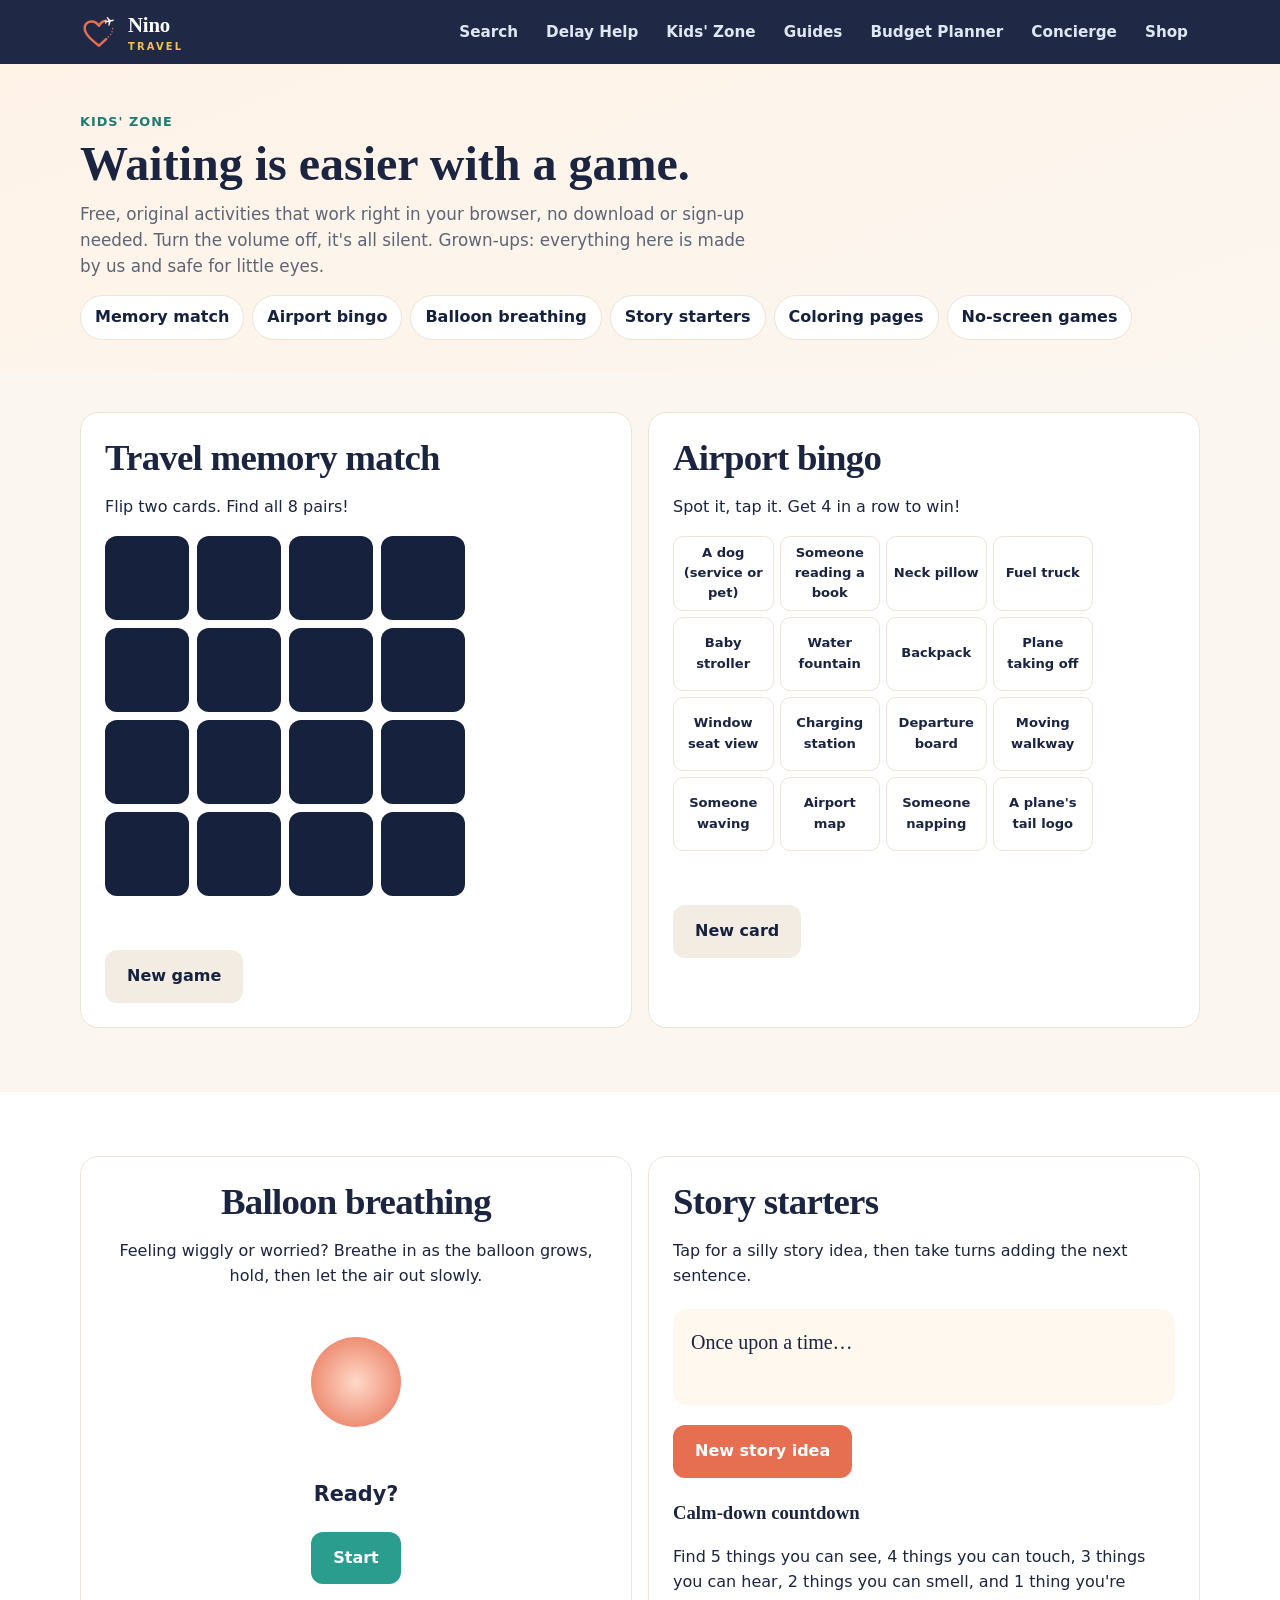
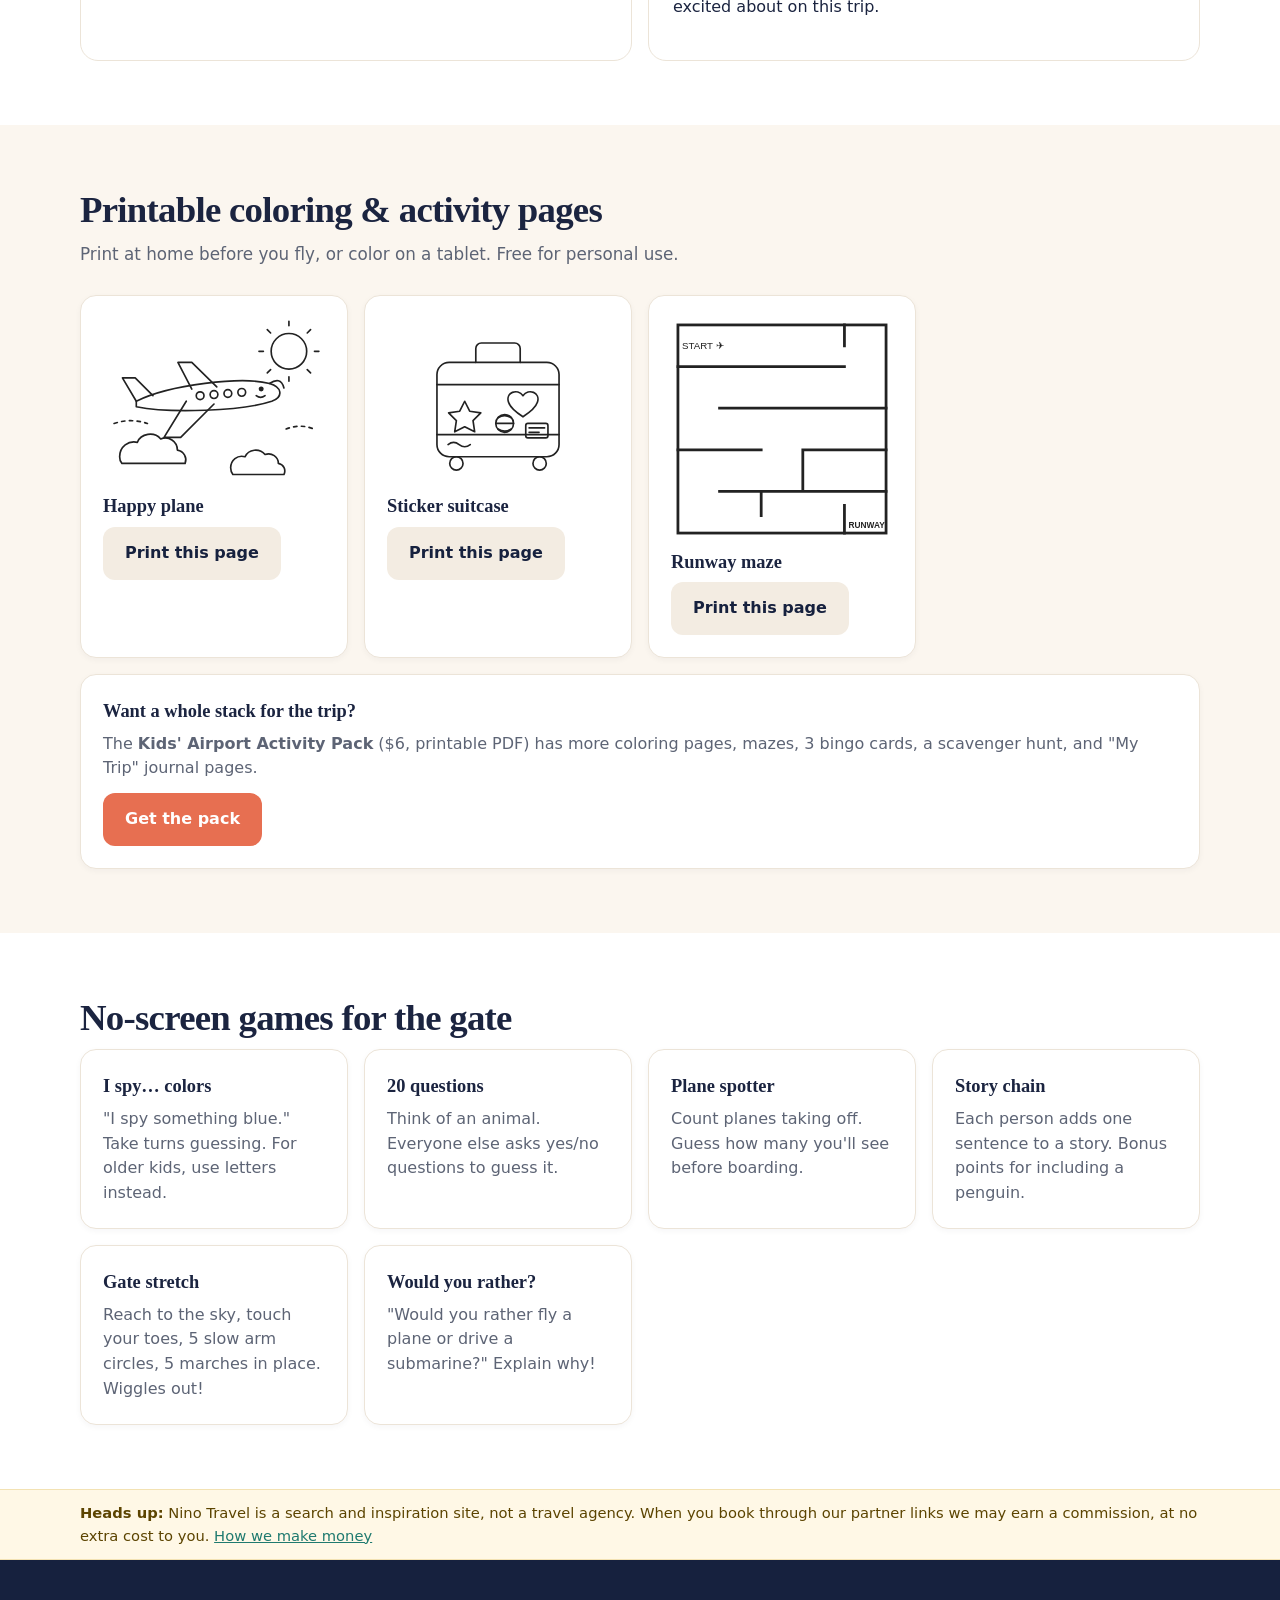
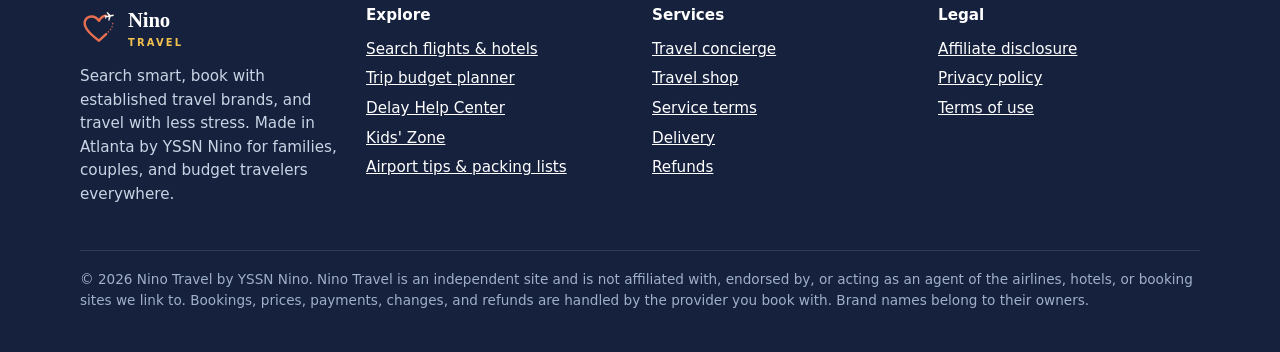
<file: kids-zone.html>
<!doctype html>
<html lang="en">
<head>
<meta charset="utf-8">
<meta name="viewport" content="width=device-width,initial-scale=1">
<title>Kids' Zone: airport games, bingo & coloring pages | Nino Travel</title>
<meta name="description" content="Free, original, family-safe activities for waiting at the airport: memory game, airport bingo, scavenger hunt, calm-down breathing, story prompts, and printable coloring pages.">
<link rel="canonical" href="https://yssnino.github.io/kids-zone.html">
<meta name="theme-color" content="#16213e">
<meta property="og:type" content="website">
<meta property="og:site_name" content="Nino Travel">
<meta property="og:title" content="Kids' Zone: airport games, bingo & coloring pages | Nino Travel">
<meta property="og:description" content="Free, original, family-safe activities for waiting at the airport: memory game, airport bingo, scavenger hunt, calm-down breathing, story prompts, and printable coloring pages.">
<meta property="og:url" content="https://yssnino.github.io/kids-zone.html">
<meta property="og:image" content="https://yssnino.github.io/assets/og-image.png">
<meta property="og:image:width" content="1200"><meta property="og:image:height" content="630">
<meta property="og:image:alt" content="Nino Travel: a plane drawing a heart in the sky">
<meta name="twitter:card" content="summary_large_image">
<meta name="twitter:title" content="Kids' Zone: airport games, bingo & coloring pages | Nino Travel">
<meta name="twitter:description" content="Free, original, family-safe activities for waiting at the airport: memory game, airport bingo, scavenger hunt, calm-down breathing, story prompts, and printable coloring pages.">
<meta name="twitter:image" content="https://yssnino.github.io/assets/og-image.png">
<link rel="icon" href="/favicon.svg" type="image/svg+xml">
<link rel="apple-touch-icon" href="/assets/apple-touch-icon.png">
<link rel="stylesheet" href="/styles.css">

</head>
<body>
<a class="skip" href="#main">Skip to content</a>
<header class="site-header">
  <nav class="container nav" aria-label="Main">
    <a class="brand" href="/"><img src="/assets/logo-light.svg" alt="" width="38" height="38"><span>Nino<small>Travel</small></span></a>
    <button class="menu-btn" aria-expanded="false" aria-controls="nav-links">Menu</button>
    <ul class="nav-links" id="nav-links">
      <li><a href="/#search">Search</a></li>
      <li><a href="/help-center.html">Delay Help</a></li>
      <li><a href="/kids-zone.html">Kids' Zone</a></li>
      <li><a href="/guides.html">Guides</a></li>
      <li><a href="/planner.html">Budget Planner</a></li>
      <li><a href="/#planning">Concierge</a></li>
      <li><a href="/#shop">Shop</a></li>
    </ul>
  </nav>
</header>

<main id="main">
<section class="help-hero"><div class="container">
  <p class="eyebrow">Kids' Zone</p>
  <h1>Waiting is easier with a game.</h1>
  <p class="sub" style="margin-bottom:0">Free, original activities that work right in your browser, no download or sign-up needed. Turn the volume off, it's all silent. Grown-ups: everything here is made by us and safe for little eyes.</p>
  <div class="pill-row"><a href="#memory">Memory match</a><a href="#bingo">Airport bingo</a><a href="#breathe">Balloon breathing</a><a href="#stories">Story starters</a><a href="#print">Coloring pages</a><a href="#quiet">No-screen games</a></div>
</div></section>
<section id="memory" style="padding-top:40px"><div class="container kid-grid">
  <div class="soft"><h2>Travel memory match</h2><p>Flip two cards. Find all 8 pairs!</p><div class="memory" id="memory-grid" aria-label="Memory game board"></div>
  <p role="status" aria-live="polite" id="memory-msg" style="font-weight:800;min-height:1.4em"></p><button class="btn btn-secondary" type="button" id="memory-new">New game</button></div>
  <div class="soft" id="bingo"><h2>Airport bingo</h2><p>Spot it, tap it. Get 4 in a row to win!</p><div class="bingo" id="bingo-grid"></div>
  <p role="status" aria-live="polite" id="bingo-msg" style="font-weight:800;min-height:1.4em"></p><button class="btn btn-secondary" type="button" id="bingo-new">New card</button></div>
</div></section>
<section class="alt" id="breathe"><div class="container kid-grid">
  <div class="soft" style="text-align:center"><h2>Balloon breathing</h2><p>Feeling wiggly or worried? Breathe in as the balloon grows, hold, then let the air out slowly.</p>
  <div class="breath" id="balloon" aria-hidden="true"></div><p id="breath-cue" role="status" aria-live="polite" style="font-weight:800;font-size:1.3rem;min-height:1.6em">Ready?</p>
  <button class="btn btn-teal" type="button" id="breath-btn">Start</button></div>
  <div class="soft" id="stories"><h2>Story starters</h2><p>Tap for a silly story idea, then take turns adding the next sentence.</p><p class="story" id="story" aria-live="polite">Once upon a time…</p><button class="btn btn-primary" type="button" id="story-btn">New story idea</button>
  <h3 style="margin-top:20px">Calm-down countdown</h3><p>Find 5 things you can see, 4 things you can touch, 3 things you can hear, 2 things you can smell, and 1 thing you're excited about on this trip.</p></div>
</div></section>
<section id="print"><div class="container">
  <h2>Printable coloring &amp; activity pages</h2><p class="sub">Print at home before you fly, or color on a tablet. Free for personal use.</p>
  <div class="cards">
    <div class="card"><div style="background:#fff;border-radius:12px"><svg viewBox="0 0 400 300" xmlns="http://www.w3.org/2000/svg" fill="none" stroke="#222" stroke-width="3" stroke-linecap="round" stroke-linejoin="round" role="img" aria-label="Coloring page: a smiling airplane flying over clouds and a sun">
<circle cx="335" cy="60" r="32"/><path d="M335 14v-8M335 114v-8M289 60h-8M389 60h-8M302 27l-6-6M374 99l-6-6M368 27l6-6M296 99l6-6"/>
<path d="M30 250c0-18 16-30 32-26 6-16 30-20 42-6 14-6 30 4 30 20 12 2 18 14 14 24H34c-4-4-4-8-4-12z"/>
<path d="M230 270c0-14 12-24 26-20 6-14 26-16 36-4 12-4 24 4 24 16 10 2 14 12 10 20H234c-3-4-4-8-4-12z"/>
<path d="M60 150 C120 120 250 105 300 118 C322 124 326 142 304 150 C250 168 120 172 60 160 Z"/>
<path d="M300 118 C312 110 322 110 326 126"/><circle cx="285" cy="128" r="3" fill="#222"/>
<path d="M276 140 q8 6 16 0"/>
<path d="M150 150 L110 215 L140 215 L200 155"/><path d="M160 128 L135 80 L160 80 L205 124"/>
<path d="M60 150 L35 108 L58 108 L90 140"/>
<circle cx="200" cy="138" r="7"/><circle cx="225" cy="136" r="7"/><circle cx="250" cy="134" r="7"/><circle cx="175" cy="140" r="7"/>
<path d="M20 190 q30 -10 60 0 M330 200 q25 -10 50 0" stroke-dasharray="6 8"/></svg></div><h3>Happy plane</h3><button class="btn btn-secondary" type="button" data-print="0">Print this page</button></div>
    <div class="card"><div style="background:#fff;border-radius:12px"><svg viewBox="0 0 400 300" xmlns="http://www.w3.org/2000/svg" fill="none" stroke="#222" stroke-width="3" stroke-linecap="round" stroke-linejoin="round" role="img" aria-label="Coloring page: a suitcase covered in stickers">
<rect x="90" y="80" width="220" height="170" rx="22"/><path d="M160 80 V55 a10 10 0 0 1 10 -10 h60 a10 10 0 0 1 10 10 V80"/>
<path d="M90 120 H310 M90 210 H310"/><circle cx="125" cy="262" r="12"/><circle cx="275" cy="262" r="12"/>
<path d="M140 150 l9 18 20 3 -14 14 3 20 -18 -9 -18 9 3 -20 -14 -14 20 -3 z"/>
<path d="M245 140 c-10 -14 -32 -6 -26 12 c4 12 26 26 26 26 s22 -14 26 -26 c6 -18 -16 -26 -26 -12z"/>
<circle cx="212" cy="190" r="16"/><path d="M200 180 q12 -8 24 0 M196 190 h32 M200 200 q12 8 24 0"/>
<rect x="250" y="190" width="40" height="26" rx="4"/><path d="M256 198 h28 M256 206 h18"/>
<path d="M110 228 q10 -8 20 0 q10 8 20 0"/></svg></div><h3>Sticker suitcase</h3><button class="btn btn-secondary" type="button" data-print="1">Print this page</button></div>
    <div class="card"><div style="background:#fff;border-radius:12px"><svg viewBox="0 0 320 320" xmlns="http://www.w3.org/2000/svg" fill="none" stroke="#222" stroke-width="4" stroke-linecap="square" role="img" aria-label="Maze: help the plane find the runway">
<rect x="10" y="10" width="300" height="300"/>
<path d="M10 70 H250 M70 130 H310 M10 190 H130 M190 190 H310 M70 250 H310 M250 10 V40 M190 190 V250 M130 250 V285 M250 270 V310"/>
<text x="16" y="45" font-size="14" fill="#222" stroke="none" font-family="sans-serif">START ✈</text><text x="256" y="302" font-weight="bold" font-size="12" fill="#222" stroke="none" font-family="sans-serif">RUNWAY</text></svg></div><h3>Runway maze</h3><button class="btn btn-secondary" type="button" data-print="2">Print this page</button></div>
  </div>
  <div class="card" style="margin-top:16px"><h3>Want a whole stack for the trip?</h3><p>The <strong>Kids' Airport Activity Pack</strong> ($6, printable PDF) has more coloring pages, mazes, 3 bingo cards, a scavenger hunt, and "My Trip" journal pages.</p><div class="actions"><a class="btn btn-primary" data-stripe="kidsActivityPack" href="/#shop">Get the pack</a></div></div>
</div></section>
<section class="alt" id="quiet"><div class="container">
  <h2>No-screen games for the gate</h2>
  <div class="cards">
    <div class="card"><h3>I spy… colors</h3><p>"I spy something blue." Take turns guessing. For older kids, use letters instead.</p></div>
    <div class="card"><h3>20 questions</h3><p>Think of an animal. Everyone else asks yes/no questions to guess it.</p></div>
    <div class="card"><h3>Plane spotter</h3><p>Count planes taking off. Guess how many you'll see before boarding.</p></div>
    <div class="card"><h3>Story chain</h3><p>Each person adds one sentence to a story. Bonus points for including a penguin.</p></div>
    <div class="card"><h3>Gate stretch</h3><p>Reach to the sky, touch your toes, 5 slow arm circles, 5 marches in place. Wiggles out!</p></div>
    <div class="card"><h3>Would you rather?</h3><p>"Would you rather fly a plane or drive a submarine?" Explain why!</p></div>
  </div>
</div></section>
</main>
<div class="disclosure-bar"><div class="container"><strong>Heads up:</strong> Nino Travel is a search and inspiration site, not a travel agency. When you book through our partner links we may earn a commission, at no extra cost to you. <a href="/affiliate-disclosure.html">How we make money</a></div></div>
<footer>
  <div class="container">
    <div class="foot-grid">
      <div><a class="brand" href="/"><img src="/assets/logo-light.svg" alt="" width="38" height="38"><span>Nino<small>Travel</small></span></a>
        <p>Search smart, book with established travel brands, and travel with less stress. Made in Atlanta by YSSN Nino for families, couples, and budget travelers everywhere.</p></div>
      <div><h4>Explore</h4><ul><li><a href="/#search">Search flights &amp; hotels</a></li><li><a href="/planner.html">Trip budget planner</a></li><li><a href="/help-center.html">Delay Help Center</a></li><li><a href="/kids-zone.html">Kids' Zone</a></li><li><a href="/guides.html">Airport tips &amp; packing lists</a></li></ul></div>
      <div><h4>Services</h4><ul><li><a href="/#planning">Travel concierge</a></li><li><a href="/#shop">Travel shop</a></li><li><a href="/service-terms.html">Service terms</a></li><li><a href="/delivery.html">Delivery</a></li><li><a href="/refunds.html">Refunds</a></li></ul></div>
      <div><h4>Legal</h4><ul><li><a href="/affiliate-disclosure.html">Affiliate disclosure</a></li><li><a href="/privacy.html">Privacy policy</a></li><li><a href="/terms.html">Terms of use</a></li></ul></div>
    </div>
    <p class="fine">&copy; <span id="year">2026</span> Nino Travel by YSSN Nino. Nino Travel is an independent site and is not affiliated with, endorsed by, or acting as an agent of the airlines, hotels, or booking sites we link to. Bookings, prices, payments, changes, and refunds are handled by the provider you book with. Brand names belong to their owners.</p>
  </div>
</footer>
<script src="/config.js" defer></script><script src="/common.js" defer></script><script src="/kids.js" defer></script>
</body>
</html>
</file>
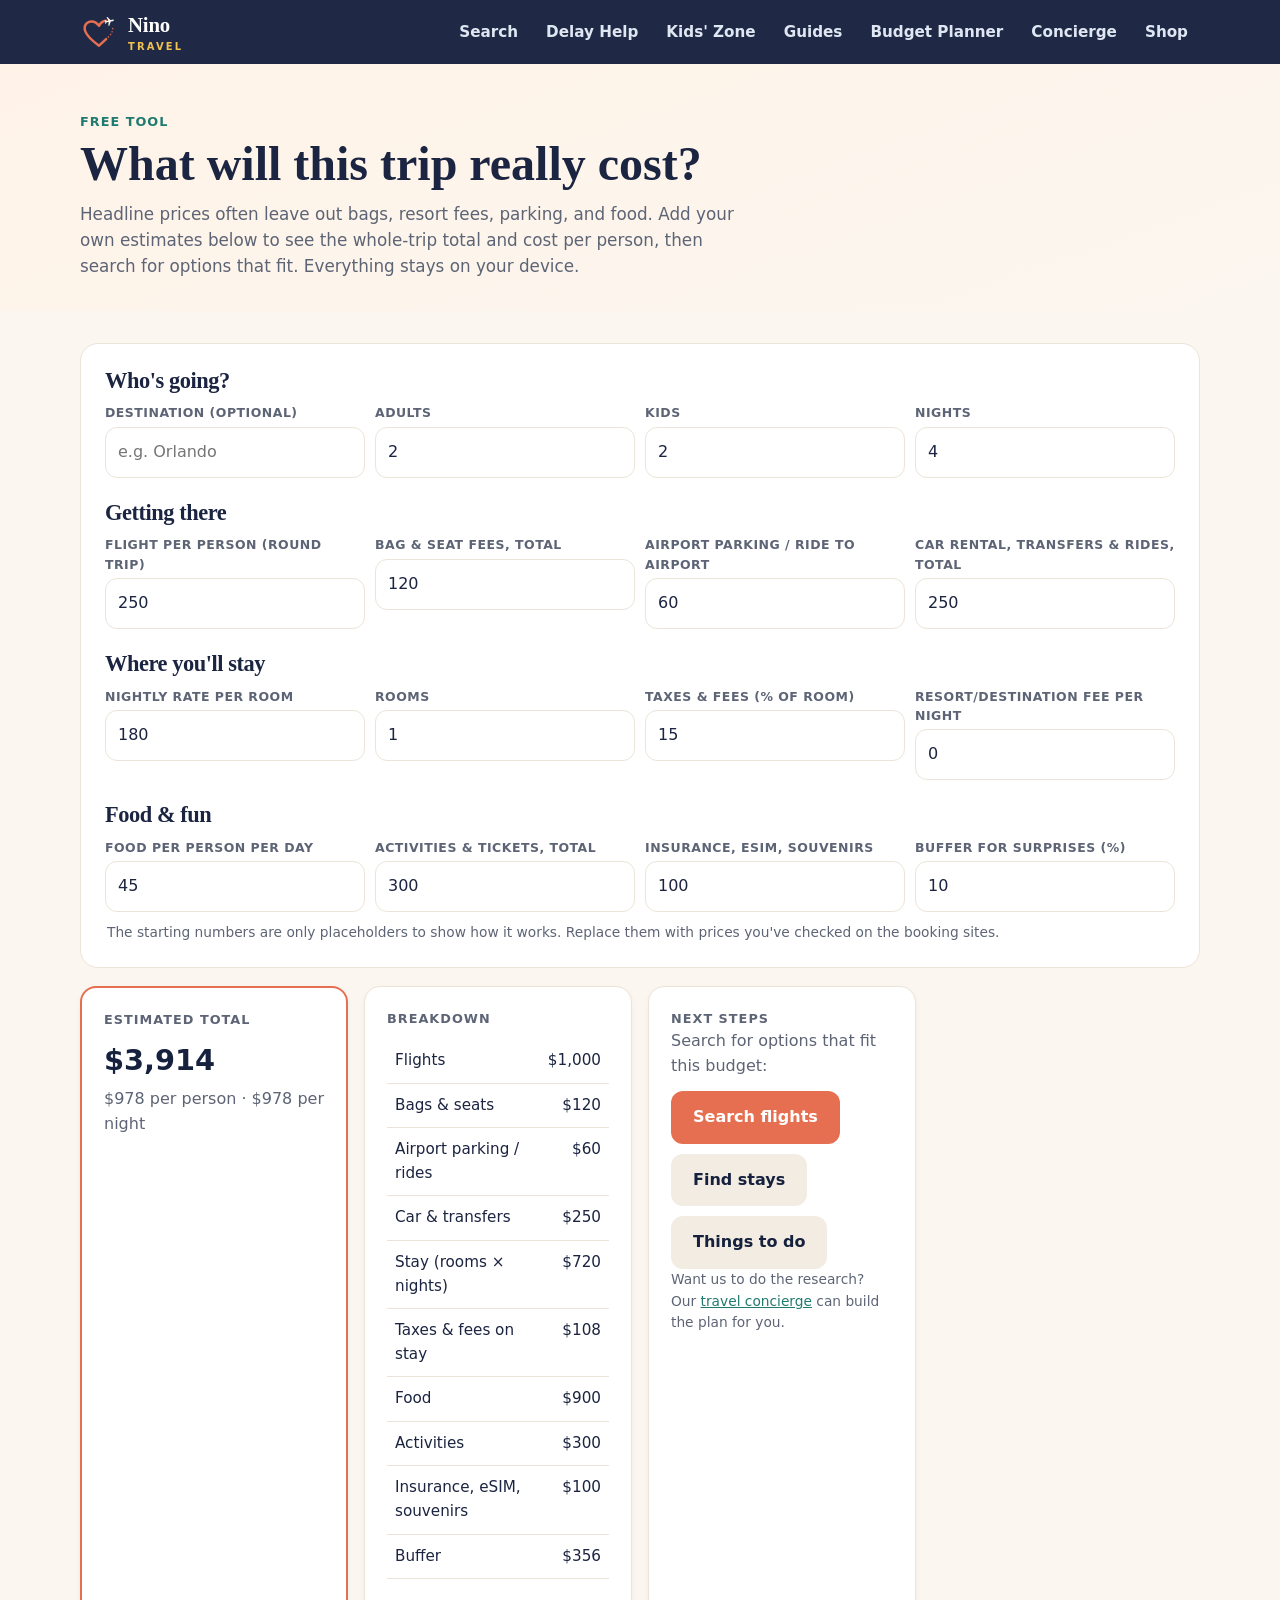
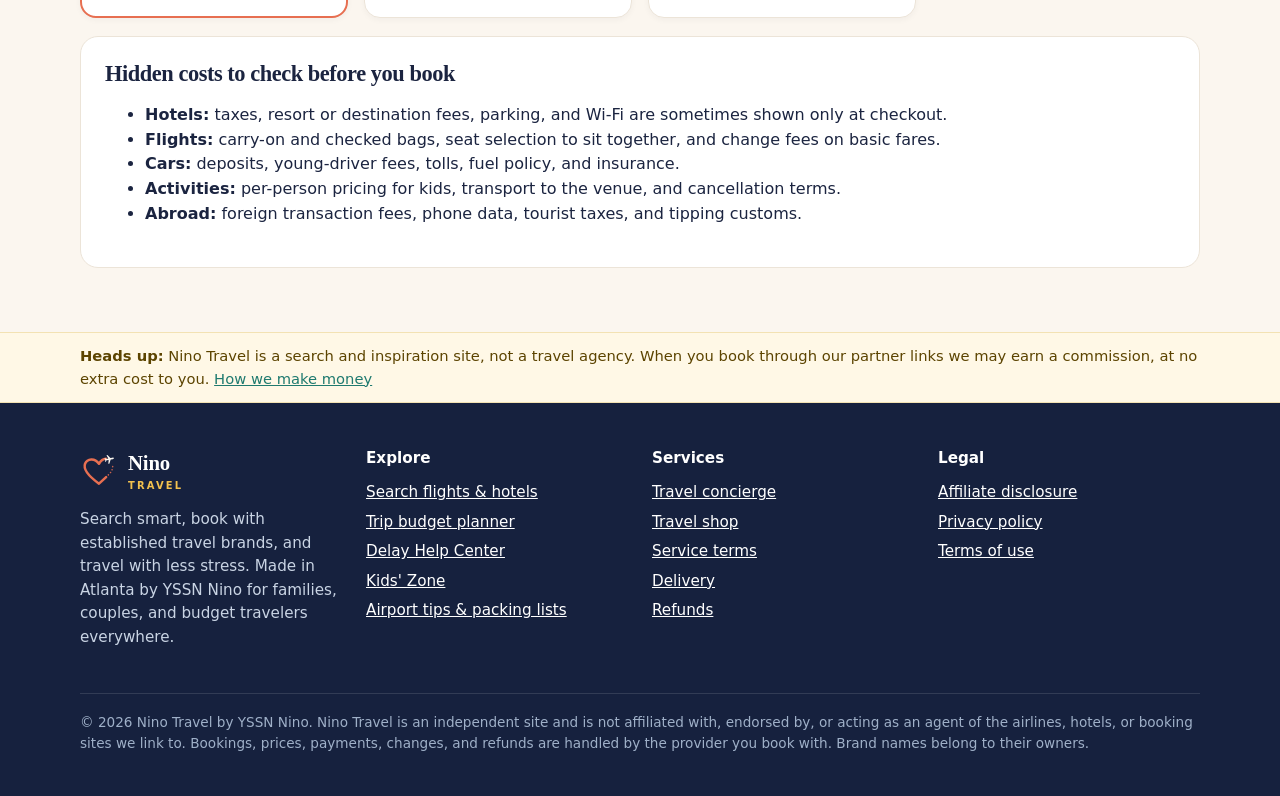
<file: planner.html>
<!doctype html>
<html lang="en">
<head>
<meta charset="utf-8">
<meta name="viewport" content="width=device-width,initial-scale=1">
<title>Trip budget planner: see your total trip cost | Nino Travel</title>
<meta name="description" content="Free trip budget calculator for families and budget travelers. Add flights, bags, hotel fees, transport, food, and activities to see the real total and cost per person.">
<link rel="canonical" href="https://yssnino.github.io/planner.html">
<meta name="theme-color" content="#16213e">
<meta property="og:type" content="website">
<meta property="og:site_name" content="Nino Travel">
<meta property="og:title" content="Trip budget planner: see your total trip cost | Nino Travel">
<meta property="og:description" content="Free trip budget calculator for families and budget travelers. Add flights, bags, hotel fees, transport, food, and activities to see the real total and cost per person.">
<meta property="og:url" content="https://yssnino.github.io/planner.html">
<meta property="og:image" content="https://yssnino.github.io/assets/og-image.png">
<meta property="og:image:width" content="1200"><meta property="og:image:height" content="630">
<meta property="og:image:alt" content="Nino Travel: a plane drawing a heart in the sky">
<meta name="twitter:card" content="summary_large_image">
<meta name="twitter:title" content="Trip budget planner: see your total trip cost | Nino Travel">
<meta name="twitter:description" content="Free trip budget calculator for families and budget travelers. Add flights, bags, hotel fees, transport, food, and activities to see the real total and cost per person.">
<meta name="twitter:image" content="https://yssnino.github.io/assets/og-image.png">
<link rel="icon" href="/favicon.svg" type="image/svg+xml">
<link rel="apple-touch-icon" href="/assets/apple-touch-icon.png">
<link rel="stylesheet" href="/styles.css">

</head>
<body>
<a class="skip" href="#main">Skip to content</a>
<header class="site-header">
  <nav class="container nav" aria-label="Main">
    <a class="brand" href="/"><img src="/assets/logo-light.svg" alt="" width="38" height="38"><span>Nino<small>Travel</small></span></a>
    <button class="menu-btn" aria-expanded="false" aria-controls="nav-links">Menu</button>
    <ul class="nav-links" id="nav-links">
      <li><a href="/#search">Search</a></li>
      <li><a href="/help-center.html">Delay Help</a></li>
      <li><a href="/kids-zone.html">Kids' Zone</a></li>
      <li><a href="/guides.html">Guides</a></li>
      <li><a href="/planner.html">Budget Planner</a></li>
      <li><a href="/#planning">Concierge</a></li>
      <li><a href="/#shop">Shop</a></li>
    </ul>
  </nav>
</header>

<main id="main">
<section class="help-hero"><div class="container"><p class="eyebrow">Free tool</p><h1>What will this trip really cost?</h1>
<p class="sub" style="margin-bottom:0">Headline prices often leave out bags, resort fees, parking, and food. Add your own estimates below to see the whole-trip total and cost per person, then search for options that fit. Everything stays on your device.</p></div></section>
<section style="padding-top:32px"><div class="container">
<div class="soft">
  <h2 style="font-size:1.4rem">Who's going?</h2>
  <div class="grid">
    <div class="f s3 m6"><label for="p-dest">Destination (optional)</label><input id="p-dest" placeholder="e.g. Orlando"></div>
    <div class="f s3 m6"><label for="p-adults">Adults</label><input id="p-adults" type="number" min="0" step="1" inputmode="decimal" value="2" data-calc></div><div class="f s3 m6"><label for="p-kids">Kids</label><input id="p-kids" type="number" min="0" step="1" inputmode="decimal" value="2" data-calc></div><div class="f s3 m6"><label for="p-nights">Nights</label><input id="p-nights" type="number" min="0" step="1" inputmode="decimal" value="4" data-calc></div>
  </div>
  <h2 style="font-size:1.4rem;margin-top:22px">Getting there</h2>
  <div class="grid"><div class="f s3 m6"><label for="p-flight">Flight per person (round trip)</label><input id="p-flight" type="number" min="0" step="1" inputmode="decimal" value="250" data-calc></div><div class="f s3 m6"><label for="p-bags">Bag & seat fees, total</label><input id="p-bags" type="number" min="0" step="1" inputmode="decimal" value="120" data-calc></div><div class="f s3 m6"><label for="p-park">Airport parking / ride to airport</label><input id="p-park" type="number" min="0" step="1" inputmode="decimal" value="60" data-calc></div><div class="f s3 m6"><label for="p-transport">Car rental, transfers & rides, total</label><input id="p-transport" type="number" min="0" step="1" inputmode="decimal" value="250" data-calc></div></div>
  <h2 style="font-size:1.4rem;margin-top:22px">Where you'll stay</h2>
  <div class="grid"><div class="f s3 m6"><label for="p-hotel">Nightly rate per room</label><input id="p-hotel" type="number" min="0" step="1" inputmode="decimal" value="180" data-calc></div><div class="f s3 m6"><label for="p-rooms">Rooms</label><input id="p-rooms" type="number" min="0" step="1" inputmode="decimal" value="1" data-calc></div><div class="f s3 m6"><label for="p-tax">Taxes & fees (% of room)</label><input id="p-tax" type="number" min="0" step="0.5" inputmode="decimal" value="15" data-calc></div><div class="f s3 m6"><label for="p-resort">Resort/destination fee per night</label><input id="p-resort" type="number" min="0" step="1" inputmode="decimal" value="0" data-calc></div></div>
  <h2 style="font-size:1.4rem;margin-top:22px">Food &amp; fun</h2>
  <div class="grid"><div class="f s3 m6"><label for="p-food">Food per person per day</label><input id="p-food" type="number" min="0" step="1" inputmode="decimal" value="45" data-calc></div><div class="f s3 m6"><label for="p-act">Activities & tickets, total</label><input id="p-act" type="number" min="0" step="1" inputmode="decimal" value="300" data-calc></div><div class="f s3 m6"><label for="p-extra">Insurance, eSIM, souvenirs</label><input id="p-extra" type="number" min="0" step="1" inputmode="decimal" value="100" data-calc></div><div class="f s3 m6"><label for="p-buffer">Buffer for surprises (%)</label><input id="p-buffer" type="number" min="0" step="1" inputmode="decimal" value="10" data-calc></div></div>
  <p class="note">The starting numbers are only placeholders to show how it works. Replace them with prices you've checked on the booking sites.</p>
</div>
<div class="cards" style="margin-top:18px" aria-live="polite">
  <div class="card" style="border:2px solid var(--coral)"><p class="eyebrow">Estimated total</p><div class="price" id="r-total">$0</div><p id="r-pp"></p></div>
  <div class="card"><p class="eyebrow">Breakdown</p><table class="simple" id="r-table"></table></div>
  <div class="card"><p class="eyebrow">Next steps</p><p>Search for options that fit this budget:</p><div class="actions"><a class="btn btn-primary" href="/#search">Search flights</a><a class="btn btn-secondary" id="r-hotels" target="_blank" rel="noopener sponsored" href="https://www.booking.com/">Find stays</a><a class="btn btn-secondary" id="r-todo" target="_blank" rel="noopener sponsored" href="https://www.getyourguide.com/">Things to do</a></div>
  <p class="note">Want us to do the research? Our <a href="/#planning">travel concierge</a> can build the plan for you.</p></div>
</div>
<div class="soft" style="margin-top:18px"><h2 style="font-size:1.4rem">Hidden costs to check before you book</h2>
<ul><li><strong>Hotels:</strong> taxes, resort or destination fees, parking, and Wi-Fi are sometimes shown only at checkout.</li><li><strong>Flights:</strong> carry-on and checked bags, seat selection to sit together, and change fees on basic fares.</li><li><strong>Cars:</strong> deposits, young-driver fees, tolls, fuel policy, and insurance.</li><li><strong>Activities:</strong> per-person pricing for kids, transport to the venue, and cancellation terms.</li><li><strong>Abroad:</strong> foreign transaction fees, phone data, tourist taxes, and tipping customs.</li></ul></div>
</div></section></main>
<div class="disclosure-bar"><div class="container"><strong>Heads up:</strong> Nino Travel is a search and inspiration site, not a travel agency. When you book through our partner links we may earn a commission, at no extra cost to you. <a href="/affiliate-disclosure.html">How we make money</a></div></div>
<footer>
  <div class="container">
    <div class="foot-grid">
      <div><a class="brand" href="/"><img src="/assets/logo-light.svg" alt="" width="38" height="38"><span>Nino<small>Travel</small></span></a>
        <p>Search smart, book with established travel brands, and travel with less stress. Made in Atlanta by YSSN Nino for families, couples, and budget travelers everywhere.</p></div>
      <div><h4>Explore</h4><ul><li><a href="/#search">Search flights &amp; hotels</a></li><li><a href="/planner.html">Trip budget planner</a></li><li><a href="/help-center.html">Delay Help Center</a></li><li><a href="/kids-zone.html">Kids' Zone</a></li><li><a href="/guides.html">Airport tips &amp; packing lists</a></li></ul></div>
      <div><h4>Services</h4><ul><li><a href="/#planning">Travel concierge</a></li><li><a href="/#shop">Travel shop</a></li><li><a href="/service-terms.html">Service terms</a></li><li><a href="/delivery.html">Delivery</a></li><li><a href="/refunds.html">Refunds</a></li></ul></div>
      <div><h4>Legal</h4><ul><li><a href="/affiliate-disclosure.html">Affiliate disclosure</a></li><li><a href="/privacy.html">Privacy policy</a></li><li><a href="/terms.html">Terms of use</a></li></ul></div>
    </div>
    <p class="fine">&copy; <span id="year">2026</span> Nino Travel by YSSN Nino. Nino Travel is an independent site and is not affiliated with, endorsed by, or acting as an agent of the airlines, hotels, or booking sites we link to. Bookings, prices, payments, changes, and refunds are handled by the provider you book with. Brand names belong to their owners.</p>
  </div>
</footer>
<script src="/config.js" defer></script><script src="/app.js" defer></script><script src="/common.js" defer></script><script src="/planner.js" defer></script>
</body>
</html>
</file>
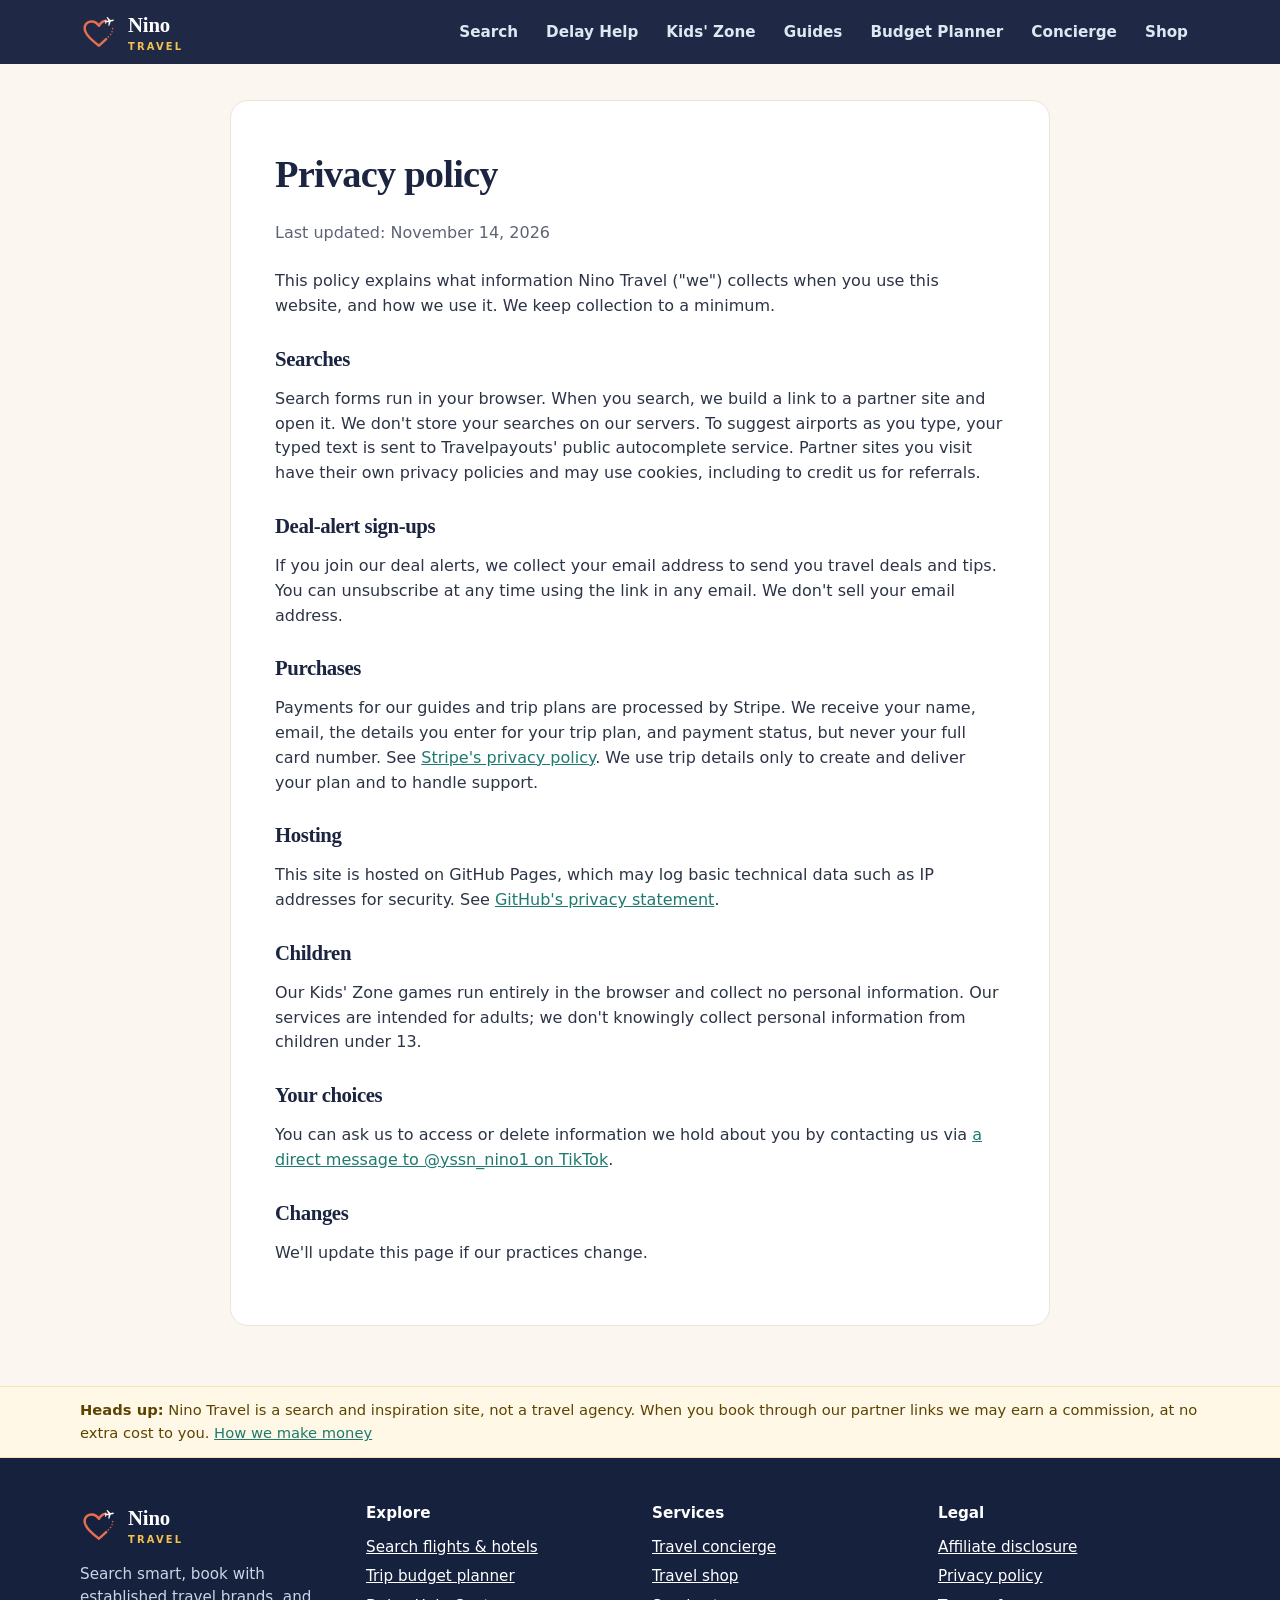
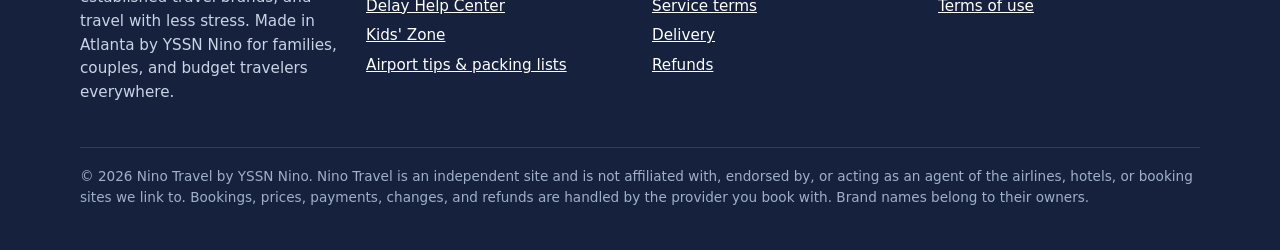
<file: privacy.html>
<!doctype html>
<html lang="en">
<head>
<meta charset="utf-8">
<meta name="viewport" content="width=device-width,initial-scale=1">
<title>Privacy policy | Nino Travel</title>
<meta name="description" content="How Nino Travel handles your information.">
<link rel="canonical" href="https://yssnino.github.io/privacy.html">
<meta name="theme-color" content="#16213e">
<meta property="og:type" content="website">
<meta property="og:site_name" content="Nino Travel">
<meta property="og:title" content="Privacy policy | Nino Travel">
<meta property="og:description" content="How Nino Travel handles your information.">
<meta property="og:url" content="https://yssnino.github.io/privacy.html">
<meta property="og:image" content="https://yssnino.github.io/assets/og-image.png">
<meta property="og:image:width" content="1200"><meta property="og:image:height" content="630">
<meta property="og:image:alt" content="Nino Travel: a plane drawing a heart in the sky">
<meta name="twitter:card" content="summary_large_image">
<meta name="twitter:title" content="Privacy policy | Nino Travel">
<meta name="twitter:description" content="How Nino Travel handles your information.">
<meta name="twitter:image" content="https://yssnino.github.io/assets/og-image.png">
<link rel="icon" href="/favicon.svg" type="image/svg+xml">
<link rel="apple-touch-icon" href="/assets/apple-touch-icon.png">
<link rel="stylesheet" href="/styles.css">

</head>
<body>
<a class="skip" href="#main">Skip to content</a>
<header class="site-header">
  <nav class="container nav" aria-label="Main">
    <a class="brand" href="/"><img src="/assets/logo-light.svg" alt="" width="38" height="38"><span>Nino<small>Travel</small></span></a>
    <button class="menu-btn" aria-expanded="false" aria-controls="nav-links">Menu</button>
    <ul class="nav-links" id="nav-links">
      <li><a href="/#search">Search</a></li>
      <li><a href="/help-center.html">Delay Help</a></li>
      <li><a href="/kids-zone.html">Kids' Zone</a></li>
      <li><a href="/guides.html">Guides</a></li>
      <li><a href="/planner.html">Budget Planner</a></li>
      <li><a href="/#planning">Concierge</a></li>
      <li><a href="/#shop">Shop</a></li>
    </ul>
  </nav>
</header>
<main id="main" class="container"><article class="doc">
<h1>Privacy policy</h1>
<p class="updated">Last updated: November 14, 2026</p>

<p>This policy explains what information Nino Travel ("we") collects when you use this website, and how we use it. We keep collection to a minimum.</p>
<h2>Searches</h2>
<p>Search forms run in your browser. When you search, we build a link to a partner site and open it. We don't store your searches on our servers. To suggest airports as you type, your typed text is sent to Travelpayouts' public autocomplete service. Partner sites you visit have their own privacy policies and may use cookies, including to credit us for referrals.</p>
<h2>Deal-alert sign-ups</h2>
<p>If you join our deal alerts, we collect your email address to send you travel deals and tips. You can unsubscribe at any time using the link in any email. We don't sell your email address.</p>
<h2>Purchases</h2>
<p>Payments for our guides and trip plans are processed by Stripe. We receive your name, email, the details you enter for your trip plan, and payment status, but never your full card number. See <a href="https://stripe.com/privacy" target="_blank" rel="noopener">Stripe's privacy policy</a>. We use trip details only to create and deliver your plan and to handle support.</p>
<h2>Hosting</h2>
<p>This site is hosted on GitHub Pages, which may log basic technical data such as IP addresses for security. See <a href="https://docs.github.com/en/site-policy/privacy-policies/github-general-privacy-statement" target="_blank" rel="noopener">GitHub's privacy statement</a>.</p>
<h2>Children</h2>
<p>Our Kids' Zone games run entirely in the browser and collect no personal information. Our services are intended for adults; we don't knowingly collect personal information from children under 13.</p>
<h2>Your choices</h2>
<p>You can ask us to access or delete information we hold about you by contacting us via <span data-contact>a direct message to @yssn_nino1 on TikTok</span>.</p>
<h2>Changes</h2><p>We'll update this page if our practices change.</p>
</article></main>
<div class="disclosure-bar"><div class="container"><strong>Heads up:</strong> Nino Travel is a search and inspiration site, not a travel agency. When you book through our partner links we may earn a commission, at no extra cost to you. <a href="/affiliate-disclosure.html">How we make money</a></div></div>
<footer>
  <div class="container">
    <div class="foot-grid">
      <div><a class="brand" href="/"><img src="/assets/logo-light.svg" alt="" width="38" height="38"><span>Nino<small>Travel</small></span></a>
        <p>Search smart, book with established travel brands, and travel with less stress. Made in Atlanta by YSSN Nino for families, couples, and budget travelers everywhere.</p></div>
      <div><h4>Explore</h4><ul><li><a href="/#search">Search flights &amp; hotels</a></li><li><a href="/planner.html">Trip budget planner</a></li><li><a href="/help-center.html">Delay Help Center</a></li><li><a href="/kids-zone.html">Kids' Zone</a></li><li><a href="/guides.html">Airport tips &amp; packing lists</a></li></ul></div>
      <div><h4>Services</h4><ul><li><a href="/#planning">Travel concierge</a></li><li><a href="/#shop">Travel shop</a></li><li><a href="/service-terms.html">Service terms</a></li><li><a href="/delivery.html">Delivery</a></li><li><a href="/refunds.html">Refunds</a></li></ul></div>
      <div><h4>Legal</h4><ul><li><a href="/affiliate-disclosure.html">Affiliate disclosure</a></li><li><a href="/privacy.html">Privacy policy</a></li><li><a href="/terms.html">Terms of use</a></li></ul></div>
    </div>
    <p class="fine">&copy; <span id="year">2026</span> Nino Travel by YSSN Nino. Nino Travel is an independent site and is not affiliated with, endorsed by, or acting as an agent of the airlines, hotels, or booking sites we link to. Bookings, prices, payments, changes, and refunds are handled by the provider you book with. Brand names belong to their owners.</p>
  </div>
</footer>
<script src="/config.js" defer></script><script src="/common.js" defer></script>
</body>
</html>
</file>
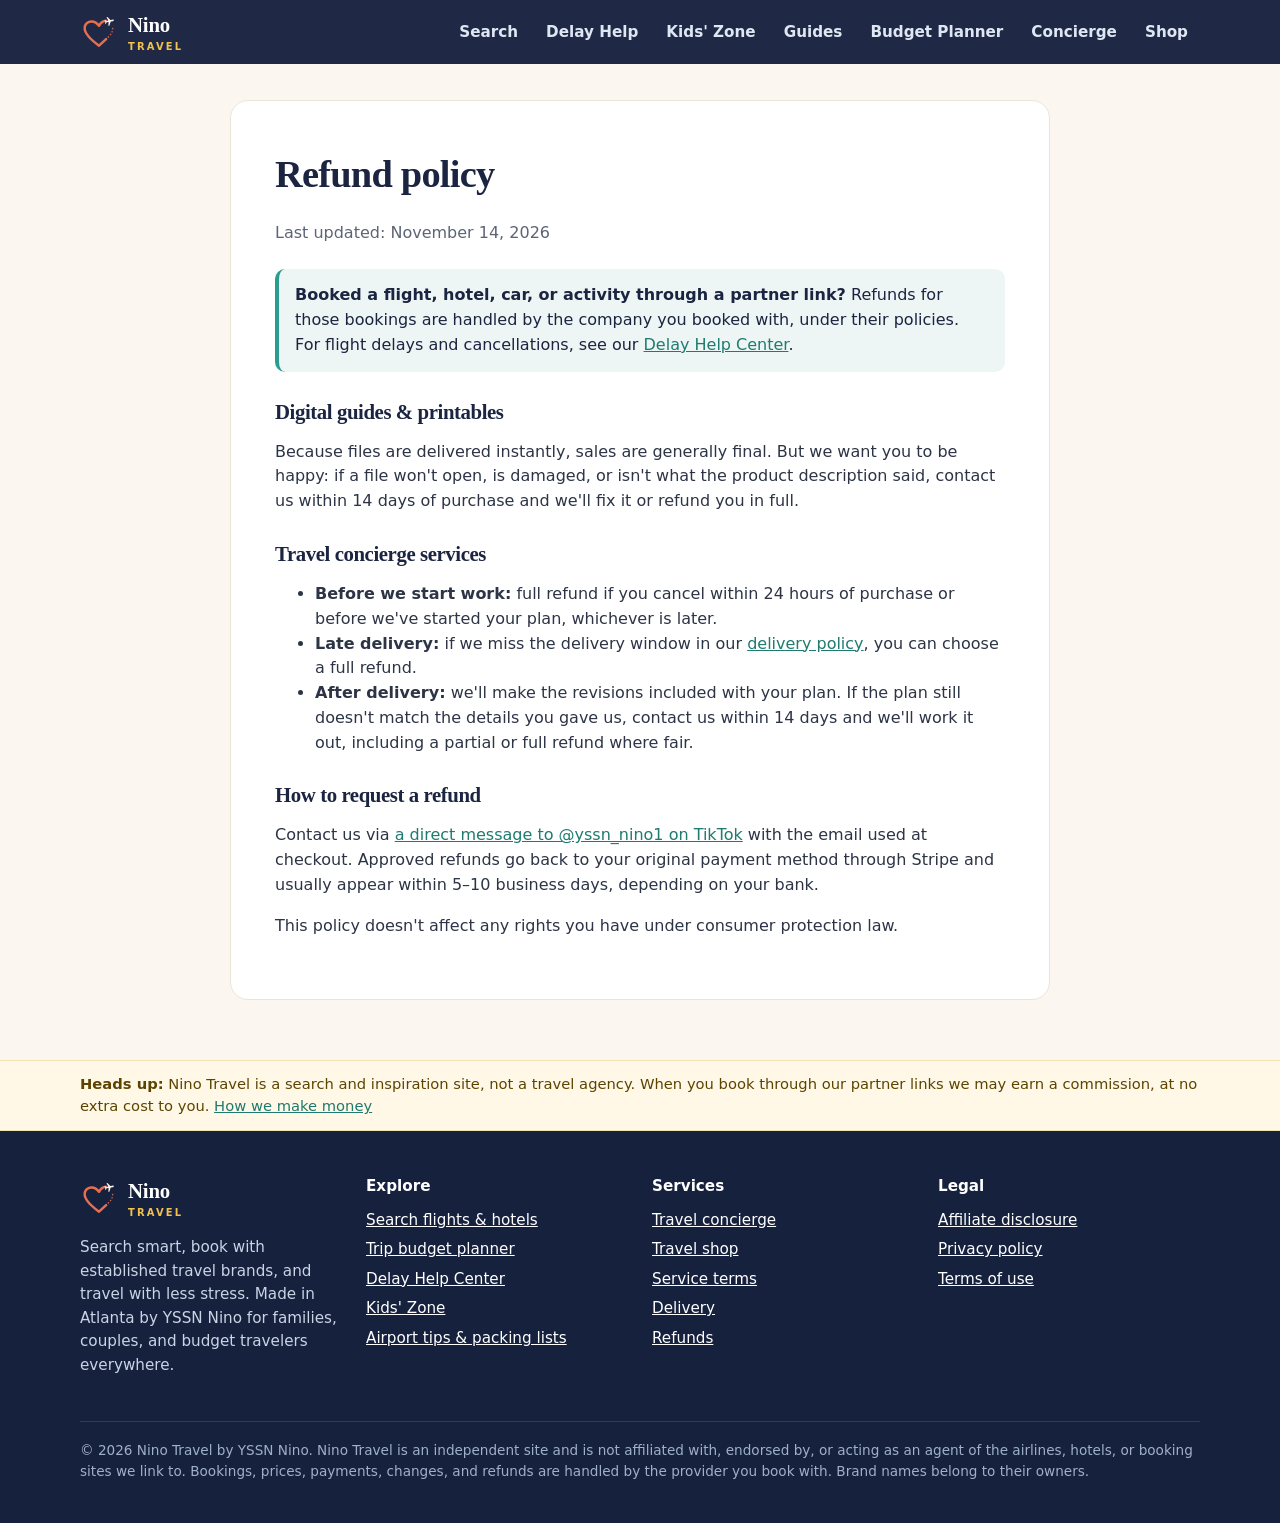
<file: refunds.html>
<!doctype html>
<html lang="en">
<head>
<meta charset="utf-8">
<meta name="viewport" content="width=device-width,initial-scale=1">
<title>Refund policy | Nino Travel</title>
<meta name="description" content="Refunds for Nino Travel guides and trip-planning services.">
<link rel="canonical" href="https://yssnino.github.io/refunds.html">
<meta name="theme-color" content="#16213e">
<meta property="og:type" content="website">
<meta property="og:site_name" content="Nino Travel">
<meta property="og:title" content="Refund policy | Nino Travel">
<meta property="og:description" content="Refunds for Nino Travel guides and trip-planning services.">
<meta property="og:url" content="https://yssnino.github.io/refunds.html">
<meta property="og:image" content="https://yssnino.github.io/assets/og-image.png">
<meta property="og:image:width" content="1200"><meta property="og:image:height" content="630">
<meta property="og:image:alt" content="Nino Travel: a plane drawing a heart in the sky">
<meta name="twitter:card" content="summary_large_image">
<meta name="twitter:title" content="Refund policy | Nino Travel">
<meta name="twitter:description" content="Refunds for Nino Travel guides and trip-planning services.">
<meta name="twitter:image" content="https://yssnino.github.io/assets/og-image.png">
<link rel="icon" href="/favicon.svg" type="image/svg+xml">
<link rel="apple-touch-icon" href="/assets/apple-touch-icon.png">
<link rel="stylesheet" href="/styles.css">

</head>
<body>
<a class="skip" href="#main">Skip to content</a>
<header class="site-header">
  <nav class="container nav" aria-label="Main">
    <a class="brand" href="/"><img src="/assets/logo-light.svg" alt="" width="38" height="38"><span>Nino<small>Travel</small></span></a>
    <button class="menu-btn" aria-expanded="false" aria-controls="nav-links">Menu</button>
    <ul class="nav-links" id="nav-links">
      <li><a href="/#search">Search</a></li>
      <li><a href="/help-center.html">Delay Help</a></li>
      <li><a href="/kids-zone.html">Kids' Zone</a></li>
      <li><a href="/guides.html">Guides</a></li>
      <li><a href="/planner.html">Budget Planner</a></li>
      <li><a href="/#planning">Concierge</a></li>
      <li><a href="/#shop">Shop</a></li>
    </ul>
  </nav>
</header>
<main id="main" class="container"><article class="doc">
<h1>Refund policy</h1>
<p class="updated">Last updated: November 14, 2026</p>

<div class="callout"><strong>Booked a flight, hotel, car, or activity through a partner link?</strong> Refunds for those bookings are handled by the company you booked with, under their policies. For flight delays and cancellations, see our <a href="/help-center.html">Delay Help Center</a>.</div>
<h2>Digital guides &amp; printables</h2>
<p>Because files are delivered instantly, sales are generally final. But we want you to be happy: if a file won't open, is damaged, or isn't what the product description said, contact us within 14 days of purchase and we'll fix it or refund you in full.</p>
<h2>Travel concierge services</h2>
<ul><li><strong>Before we start work:</strong> full refund if you cancel within 24 hours of purchase or before we've started your plan, whichever is later.</li>
<li><strong>Late delivery:</strong> if we miss the delivery window in our <a href="/delivery.html">delivery policy</a>, you can choose a full refund.</li>
<li><strong>After delivery:</strong> we'll make the revisions included with your plan. If the plan still doesn't match the details you gave us, contact us within 14 days and we'll work it out, including a partial or full refund where fair.</li></ul>
<h2>How to request a refund</h2>
<p>Contact us via <span data-contact>a direct message to @yssn_nino1 on TikTok</span> with the email used at checkout. Approved refunds go back to your original payment method through Stripe and usually appear within 5–10 business days, depending on your bank.</p>
<p>This policy doesn't affect any rights you have under consumer protection law.</p>
</article></main>
<div class="disclosure-bar"><div class="container"><strong>Heads up:</strong> Nino Travel is a search and inspiration site, not a travel agency. When you book through our partner links we may earn a commission, at no extra cost to you. <a href="/affiliate-disclosure.html">How we make money</a></div></div>
<footer>
  <div class="container">
    <div class="foot-grid">
      <div><a class="brand" href="/"><img src="/assets/logo-light.svg" alt="" width="38" height="38"><span>Nino<small>Travel</small></span></a>
        <p>Search smart, book with established travel brands, and travel with less stress. Made in Atlanta by YSSN Nino for families, couples, and budget travelers everywhere.</p></div>
      <div><h4>Explore</h4><ul><li><a href="/#search">Search flights &amp; hotels</a></li><li><a href="/planner.html">Trip budget planner</a></li><li><a href="/help-center.html">Delay Help Center</a></li><li><a href="/kids-zone.html">Kids' Zone</a></li><li><a href="/guides.html">Airport tips &amp; packing lists</a></li></ul></div>
      <div><h4>Services</h4><ul><li><a href="/#planning">Travel concierge</a></li><li><a href="/#shop">Travel shop</a></li><li><a href="/service-terms.html">Service terms</a></li><li><a href="/delivery.html">Delivery</a></li><li><a href="/refunds.html">Refunds</a></li></ul></div>
      <div><h4>Legal</h4><ul><li><a href="/affiliate-disclosure.html">Affiliate disclosure</a></li><li><a href="/privacy.html">Privacy policy</a></li><li><a href="/terms.html">Terms of use</a></li></ul></div>
    </div>
    <p class="fine">&copy; <span id="year">2026</span> Nino Travel by YSSN Nino. Nino Travel is an independent site and is not affiliated with, endorsed by, or acting as an agent of the airlines, hotels, or booking sites we link to. Bookings, prices, payments, changes, and refunds are handled by the provider you book with. Brand names belong to their owners.</p>
  </div>
</footer>
<script src="/config.js" defer></script><script src="/common.js" defer></script>
</body>
</html>
</file>
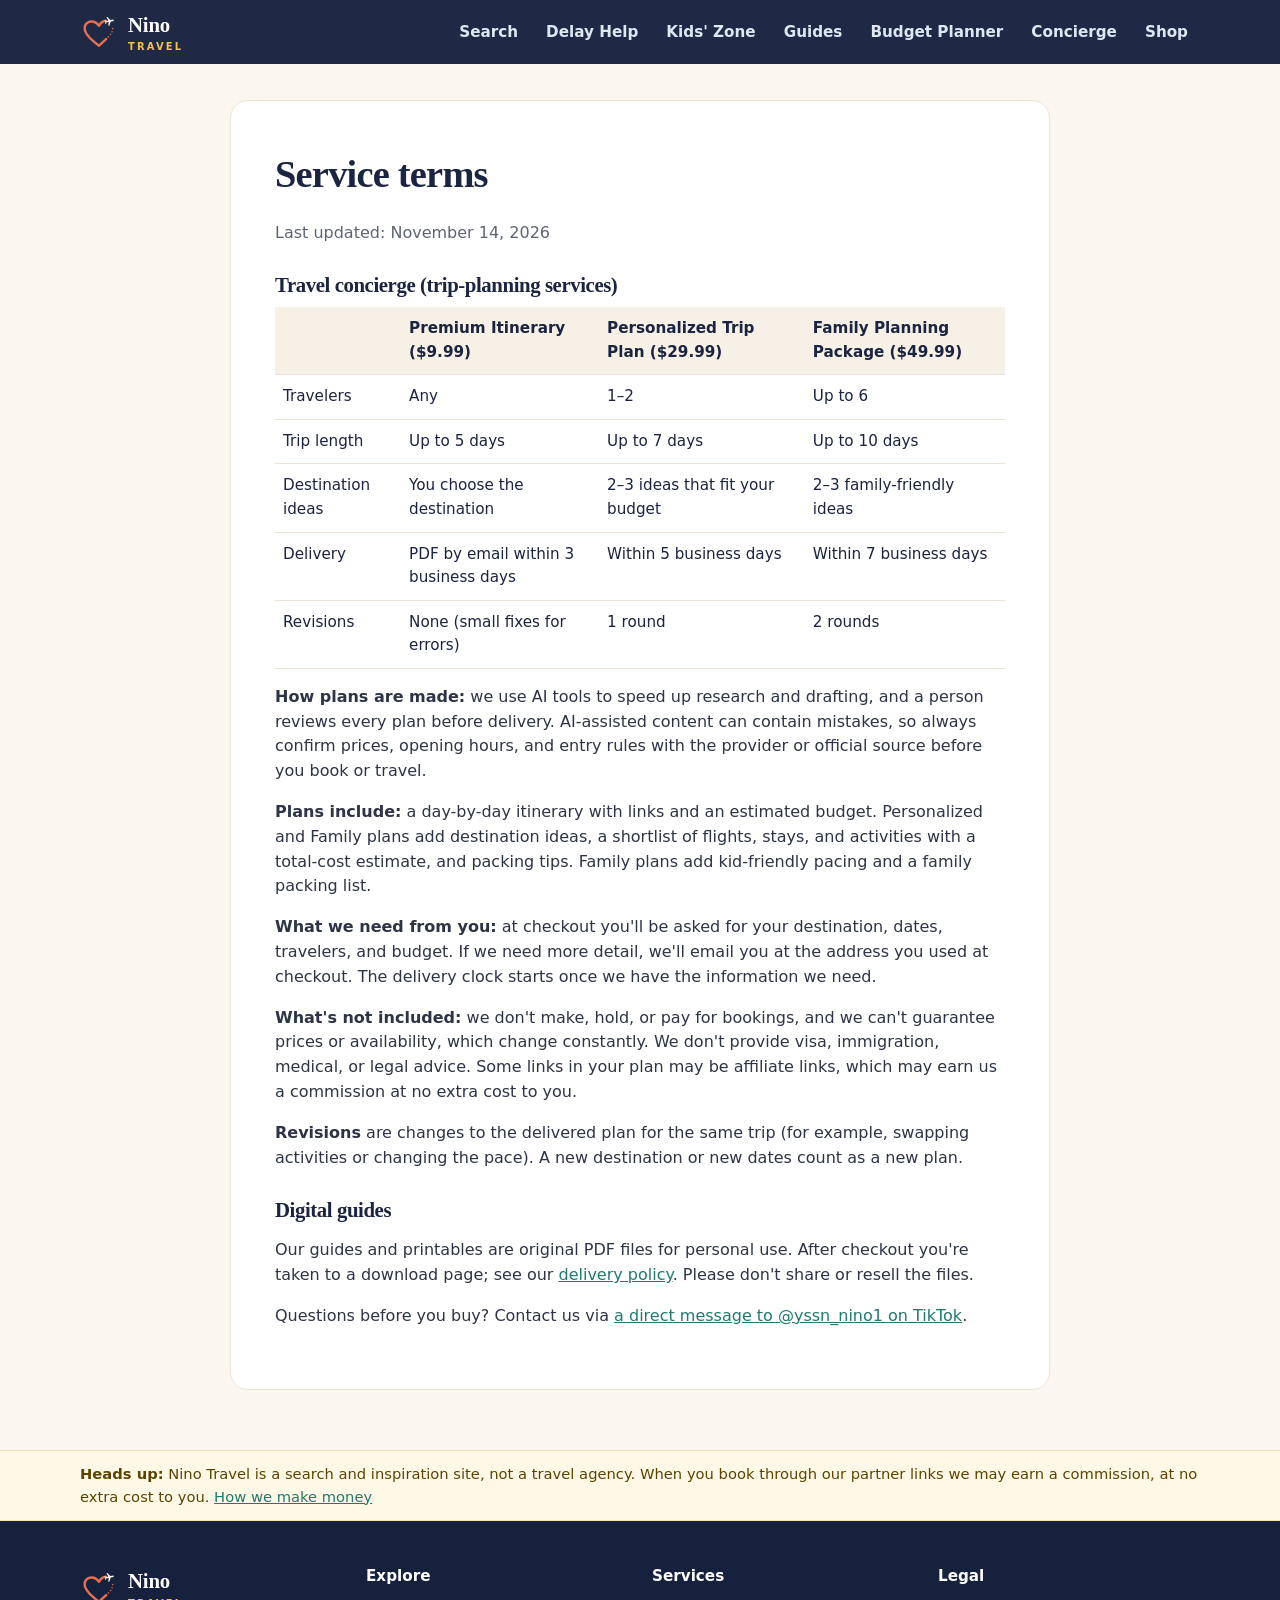
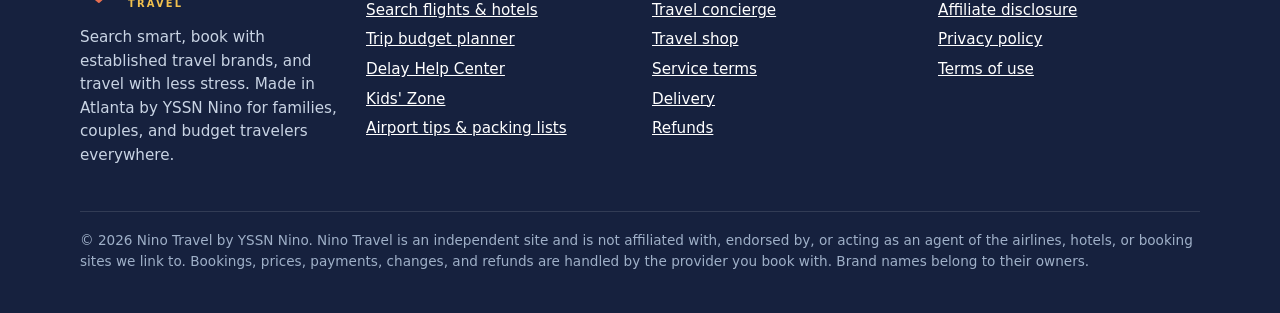
<file: service-terms.html>
<!doctype html>
<html lang="en">
<head>
<meta charset="utf-8">
<meta name="viewport" content="width=device-width,initial-scale=1">
<title>Service terms | Nino Travel</title>
<meta name="description" content="What's included in Nino Travel trip plans and digital guides.">
<link rel="canonical" href="https://yssnino.github.io/service-terms.html">
<meta name="theme-color" content="#16213e">
<meta property="og:type" content="website">
<meta property="og:site_name" content="Nino Travel">
<meta property="og:title" content="Service terms | Nino Travel">
<meta property="og:description" content="What's included in Nino Travel trip plans and digital guides.">
<meta property="og:url" content="https://yssnino.github.io/service-terms.html">
<meta property="og:image" content="https://yssnino.github.io/assets/og-image.png">
<meta property="og:image:width" content="1200"><meta property="og:image:height" content="630">
<meta property="og:image:alt" content="Nino Travel: a plane drawing a heart in the sky">
<meta name="twitter:card" content="summary_large_image">
<meta name="twitter:title" content="Service terms | Nino Travel">
<meta name="twitter:description" content="What's included in Nino Travel trip plans and digital guides.">
<meta name="twitter:image" content="https://yssnino.github.io/assets/og-image.png">
<link rel="icon" href="/favicon.svg" type="image/svg+xml">
<link rel="apple-touch-icon" href="/assets/apple-touch-icon.png">
<link rel="stylesheet" href="/styles.css">

</head>
<body>
<a class="skip" href="#main">Skip to content</a>
<header class="site-header">
  <nav class="container nav" aria-label="Main">
    <a class="brand" href="/"><img src="/assets/logo-light.svg" alt="" width="38" height="38"><span>Nino<small>Travel</small></span></a>
    <button class="menu-btn" aria-expanded="false" aria-controls="nav-links">Menu</button>
    <ul class="nav-links" id="nav-links">
      <li><a href="/#search">Search</a></li>
      <li><a href="/help-center.html">Delay Help</a></li>
      <li><a href="/kids-zone.html">Kids' Zone</a></li>
      <li><a href="/guides.html">Guides</a></li>
      <li><a href="/planner.html">Budget Planner</a></li>
      <li><a href="/#planning">Concierge</a></li>
      <li><a href="/#shop">Shop</a></li>
    </ul>
  </nav>
</header>
<main id="main" class="container"><article class="doc">
<h1>Service terms</h1>
<p class="updated">Last updated: November 14, 2026</p>

<h2>Travel concierge (trip-planning services)</h2>
<table class="simple"><thead><tr><th></th><th>Premium Itinerary ($9.99)</th><th>Personalized Trip Plan ($29.99)</th><th>Family Planning Package ($49.99)</th></tr></thead><tbody>
<tr><td>Travelers</td><td>Any</td><td>1–2</td><td>Up to 6</td></tr><tr><td>Trip length</td><td>Up to 5 days</td><td>Up to 7 days</td><td>Up to 10 days</td></tr>
<tr><td>Destination ideas</td><td>You choose the destination</td><td>2–3 ideas that fit your budget</td><td>2–3 family-friendly ideas</td></tr>
<tr><td>Delivery</td><td>PDF by email within 3 business days</td><td>Within 5 business days</td><td>Within 7 business days</td></tr>
<tr><td>Revisions</td><td>None (small fixes for errors)</td><td>1 round</td><td>2 rounds</td></tr></tbody></table>
<p><strong>How plans are made:</strong> we use AI tools to speed up research and drafting, and a person reviews every plan before delivery. AI-assisted content can contain mistakes, so always confirm prices, opening hours, and entry rules with the provider or official source before you book or travel.</p>
<p><strong>Plans include:</strong> a day-by-day itinerary with links and an estimated budget. Personalized and Family plans add destination ideas, a shortlist of flights, stays, and activities with a total-cost estimate, and packing tips. Family plans add kid-friendly pacing and a family packing list.</p>
<p><strong>What we need from you:</strong> at checkout you'll be asked for your destination, dates, travelers, and budget. If we need more detail, we'll email you at the address you used at checkout. The delivery clock starts once we have the information we need.</p>
<p><strong>What's not included:</strong> we don't make, hold, or pay for bookings, and we can't guarantee prices or availability, which change constantly. We don't provide visa, immigration, medical, or legal advice. Some links in your plan may be affiliate links, which may earn us a commission at no extra cost to you.</p>
<p><strong>Revisions</strong> are changes to the delivered plan for the same trip (for example, swapping activities or changing the pace). A new destination or new dates count as a new plan.</p>
<h2>Digital guides</h2>
<p>Our guides and printables are original PDF files for personal use. After checkout you're taken to a download page; see our <a href="/delivery.html">delivery policy</a>. Please don't share or resell the files.</p>
<p>Questions before you buy? Contact us via <span data-contact>a direct message to @yssn_nino1 on TikTok</span>.</p>
</article></main>
<div class="disclosure-bar"><div class="container"><strong>Heads up:</strong> Nino Travel is a search and inspiration site, not a travel agency. When you book through our partner links we may earn a commission, at no extra cost to you. <a href="/affiliate-disclosure.html">How we make money</a></div></div>
<footer>
  <div class="container">
    <div class="foot-grid">
      <div><a class="brand" href="/"><img src="/assets/logo-light.svg" alt="" width="38" height="38"><span>Nino<small>Travel</small></span></a>
        <p>Search smart, book with established travel brands, and travel with less stress. Made in Atlanta by YSSN Nino for families, couples, and budget travelers everywhere.</p></div>
      <div><h4>Explore</h4><ul><li><a href="/#search">Search flights &amp; hotels</a></li><li><a href="/planner.html">Trip budget planner</a></li><li><a href="/help-center.html">Delay Help Center</a></li><li><a href="/kids-zone.html">Kids' Zone</a></li><li><a href="/guides.html">Airport tips &amp; packing lists</a></li></ul></div>
      <div><h4>Services</h4><ul><li><a href="/#planning">Travel concierge</a></li><li><a href="/#shop">Travel shop</a></li><li><a href="/service-terms.html">Service terms</a></li><li><a href="/delivery.html">Delivery</a></li><li><a href="/refunds.html">Refunds</a></li></ul></div>
      <div><h4>Legal</h4><ul><li><a href="/affiliate-disclosure.html">Affiliate disclosure</a></li><li><a href="/privacy.html">Privacy policy</a></li><li><a href="/terms.html">Terms of use</a></li></ul></div>
    </div>
    <p class="fine">&copy; <span id="year">2026</span> Nino Travel by YSSN Nino. Nino Travel is an independent site and is not affiliated with, endorsed by, or acting as an agent of the airlines, hotels, or booking sites we link to. Bookings, prices, payments, changes, and refunds are handled by the provider you book with. Brand names belong to their owners.</p>
  </div>
</footer>
<script src="/config.js" defer></script><script src="/common.js" defer></script>
</body>
</html>
</file>
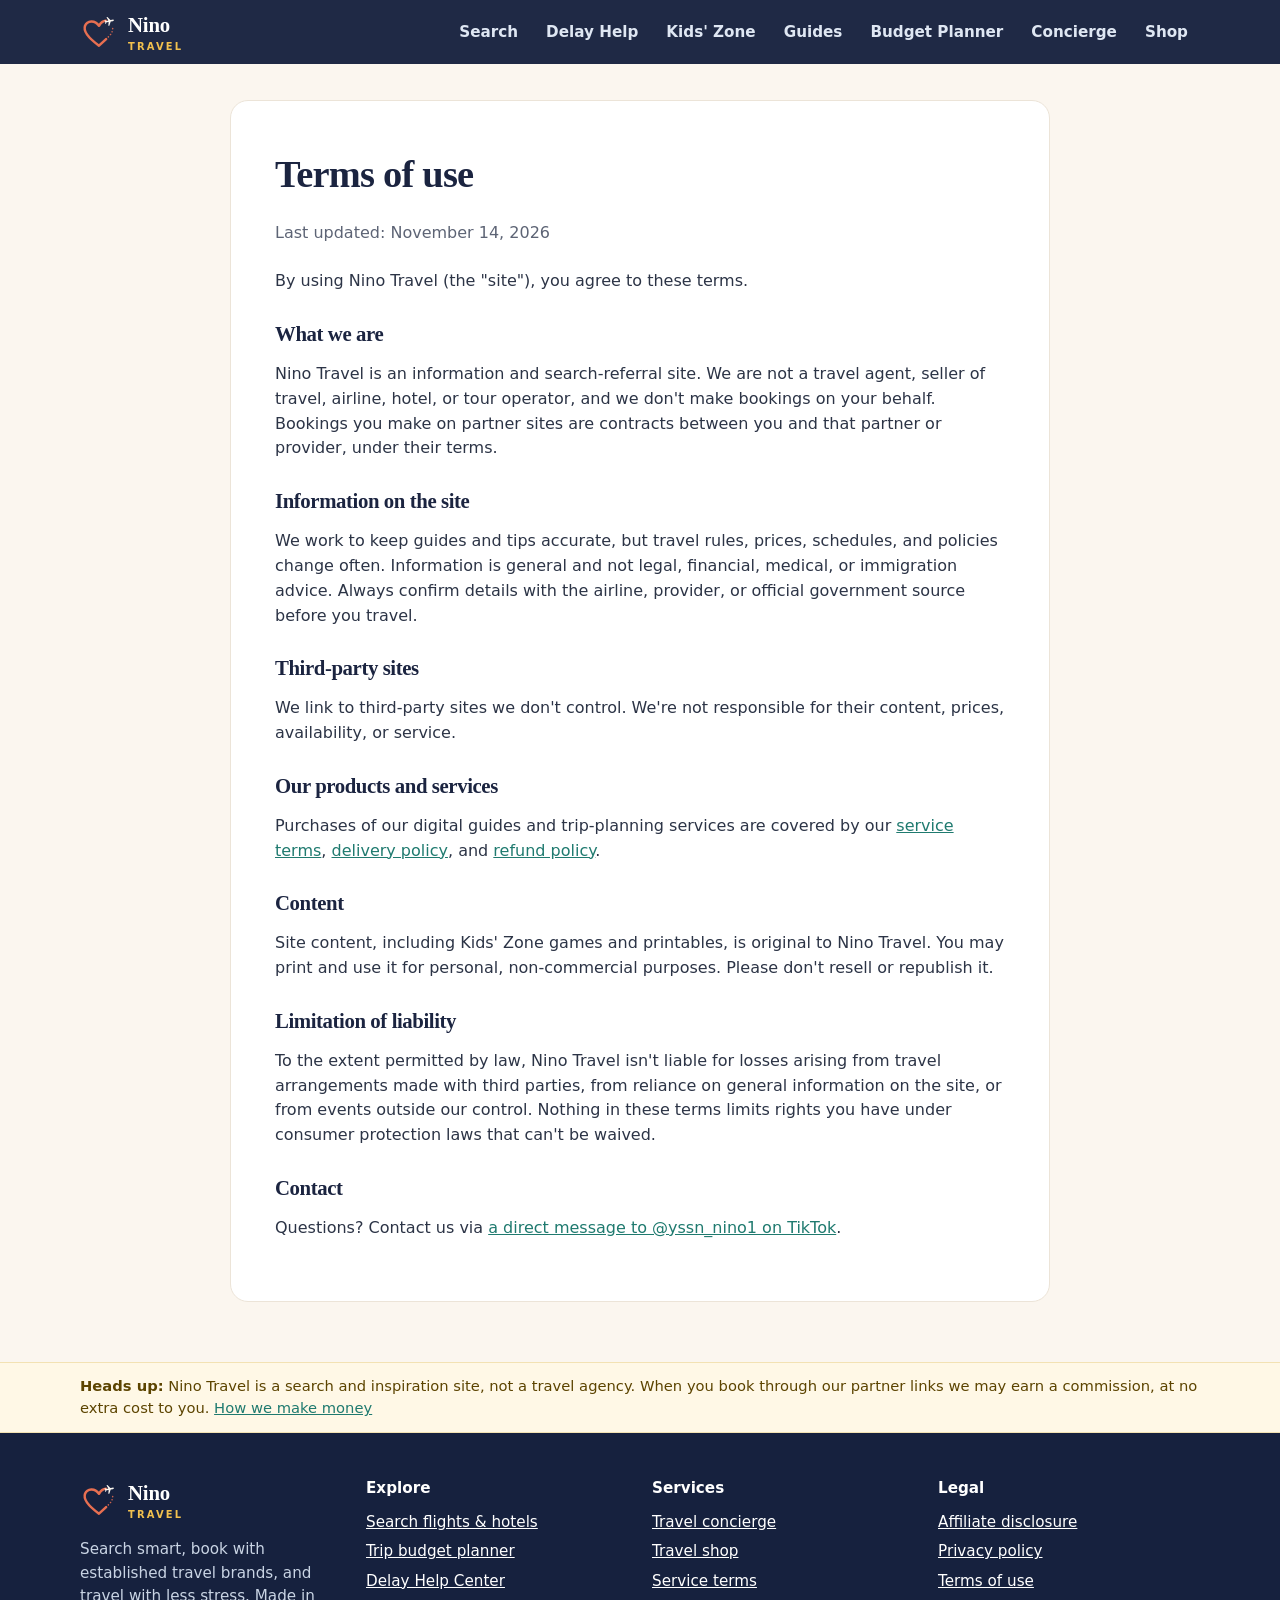
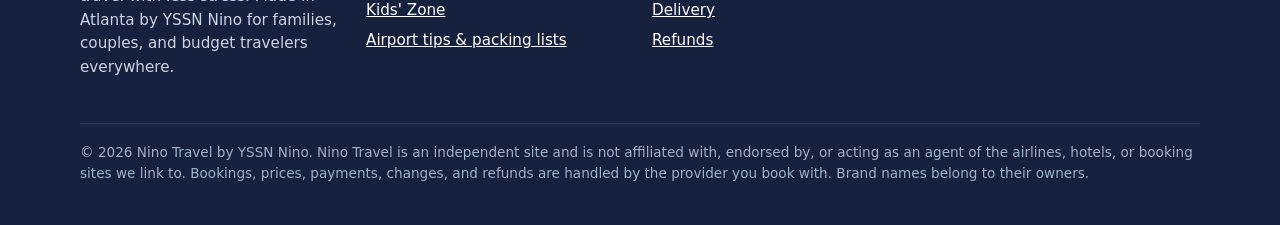
<file: terms.html>
<!doctype html>
<html lang="en">
<head>
<meta charset="utf-8">
<meta name="viewport" content="width=device-width,initial-scale=1">
<title>Terms of use | Nino Travel</title>
<meta name="description" content="Terms for using the Nino Travel website.">
<link rel="canonical" href="https://yssnino.github.io/terms.html">
<meta name="theme-color" content="#16213e">
<meta property="og:type" content="website">
<meta property="og:site_name" content="Nino Travel">
<meta property="og:title" content="Terms of use | Nino Travel">
<meta property="og:description" content="Terms for using the Nino Travel website.">
<meta property="og:url" content="https://yssnino.github.io/terms.html">
<meta property="og:image" content="https://yssnino.github.io/assets/og-image.png">
<meta property="og:image:width" content="1200"><meta property="og:image:height" content="630">
<meta property="og:image:alt" content="Nino Travel: a plane drawing a heart in the sky">
<meta name="twitter:card" content="summary_large_image">
<meta name="twitter:title" content="Terms of use | Nino Travel">
<meta name="twitter:description" content="Terms for using the Nino Travel website.">
<meta name="twitter:image" content="https://yssnino.github.io/assets/og-image.png">
<link rel="icon" href="/favicon.svg" type="image/svg+xml">
<link rel="apple-touch-icon" href="/assets/apple-touch-icon.png">
<link rel="stylesheet" href="/styles.css">

</head>
<body>
<a class="skip" href="#main">Skip to content</a>
<header class="site-header">
  <nav class="container nav" aria-label="Main">
    <a class="brand" href="/"><img src="/assets/logo-light.svg" alt="" width="38" height="38"><span>Nino<small>Travel</small></span></a>
    <button class="menu-btn" aria-expanded="false" aria-controls="nav-links">Menu</button>
    <ul class="nav-links" id="nav-links">
      <li><a href="/#search">Search</a></li>
      <li><a href="/help-center.html">Delay Help</a></li>
      <li><a href="/kids-zone.html">Kids' Zone</a></li>
      <li><a href="/guides.html">Guides</a></li>
      <li><a href="/planner.html">Budget Planner</a></li>
      <li><a href="/#planning">Concierge</a></li>
      <li><a href="/#shop">Shop</a></li>
    </ul>
  </nav>
</header>
<main id="main" class="container"><article class="doc">
<h1>Terms of use</h1>
<p class="updated">Last updated: November 14, 2026</p>

<p>By using Nino Travel (the "site"), you agree to these terms.</p>
<h2>What we are</h2>
<p>Nino Travel is an information and search-referral site. We are not a travel agent, seller of travel, airline, hotel, or tour operator, and we don't make bookings on your behalf. Bookings you make on partner sites are contracts between you and that partner or provider, under their terms.</p>
<h2>Information on the site</h2>
<p>We work to keep guides and tips accurate, but travel rules, prices, schedules, and policies change often. Information is general and not legal, financial, medical, or immigration advice. Always confirm details with the airline, provider, or official government source before you travel.</p>
<h2>Third-party sites</h2>
<p>We link to third-party sites we don't control. We're not responsible for their content, prices, availability, or service.</p>
<h2>Our products and services</h2>
<p>Purchases of our digital guides and trip-planning services are covered by our <a href="/service-terms.html">service terms</a>, <a href="/delivery.html">delivery policy</a>, and <a href="/refunds.html">refund policy</a>.</p>
<h2>Content</h2>
<p>Site content, including Kids' Zone games and printables, is original to Nino Travel. You may print and use it for personal, non-commercial purposes. Please don't resell or republish it.</p>
<h2>Limitation of liability</h2>
<p>To the extent permitted by law, Nino Travel isn't liable for losses arising from travel arrangements made with third parties, from reliance on general information on the site, or from events outside our control. Nothing in these terms limits rights you have under consumer protection laws that can't be waived.</p>
<h2>Contact</h2><p>Questions? Contact us via <span data-contact>a direct message to @yssn_nino1 on TikTok</span>.</p>
</article></main>
<div class="disclosure-bar"><div class="container"><strong>Heads up:</strong> Nino Travel is a search and inspiration site, not a travel agency. When you book through our partner links we may earn a commission, at no extra cost to you. <a href="/affiliate-disclosure.html">How we make money</a></div></div>
<footer>
  <div class="container">
    <div class="foot-grid">
      <div><a class="brand" href="/"><img src="/assets/logo-light.svg" alt="" width="38" height="38"><span>Nino<small>Travel</small></span></a>
        <p>Search smart, book with established travel brands, and travel with less stress. Made in Atlanta by YSSN Nino for families, couples, and budget travelers everywhere.</p></div>
      <div><h4>Explore</h4><ul><li><a href="/#search">Search flights &amp; hotels</a></li><li><a href="/planner.html">Trip budget planner</a></li><li><a href="/help-center.html">Delay Help Center</a></li><li><a href="/kids-zone.html">Kids' Zone</a></li><li><a href="/guides.html">Airport tips &amp; packing lists</a></li></ul></div>
      <div><h4>Services</h4><ul><li><a href="/#planning">Travel concierge</a></li><li><a href="/#shop">Travel shop</a></li><li><a href="/service-terms.html">Service terms</a></li><li><a href="/delivery.html">Delivery</a></li><li><a href="/refunds.html">Refunds</a></li></ul></div>
      <div><h4>Legal</h4><ul><li><a href="/affiliate-disclosure.html">Affiliate disclosure</a></li><li><a href="/privacy.html">Privacy policy</a></li><li><a href="/terms.html">Terms of use</a></li></ul></div>
    </div>
    <p class="fine">&copy; <span id="year">2026</span> Nino Travel by YSSN Nino. Nino Travel is an independent site and is not affiliated with, endorsed by, or acting as an agent of the airlines, hotels, or booking sites we link to. Bookings, prices, payments, changes, and refunds are handled by the provider you book with. Brand names belong to their owners.</p>
  </div>
</footer>
<script src="/config.js" defer></script><script src="/common.js" defer></script>
</body>
</html>
</file>
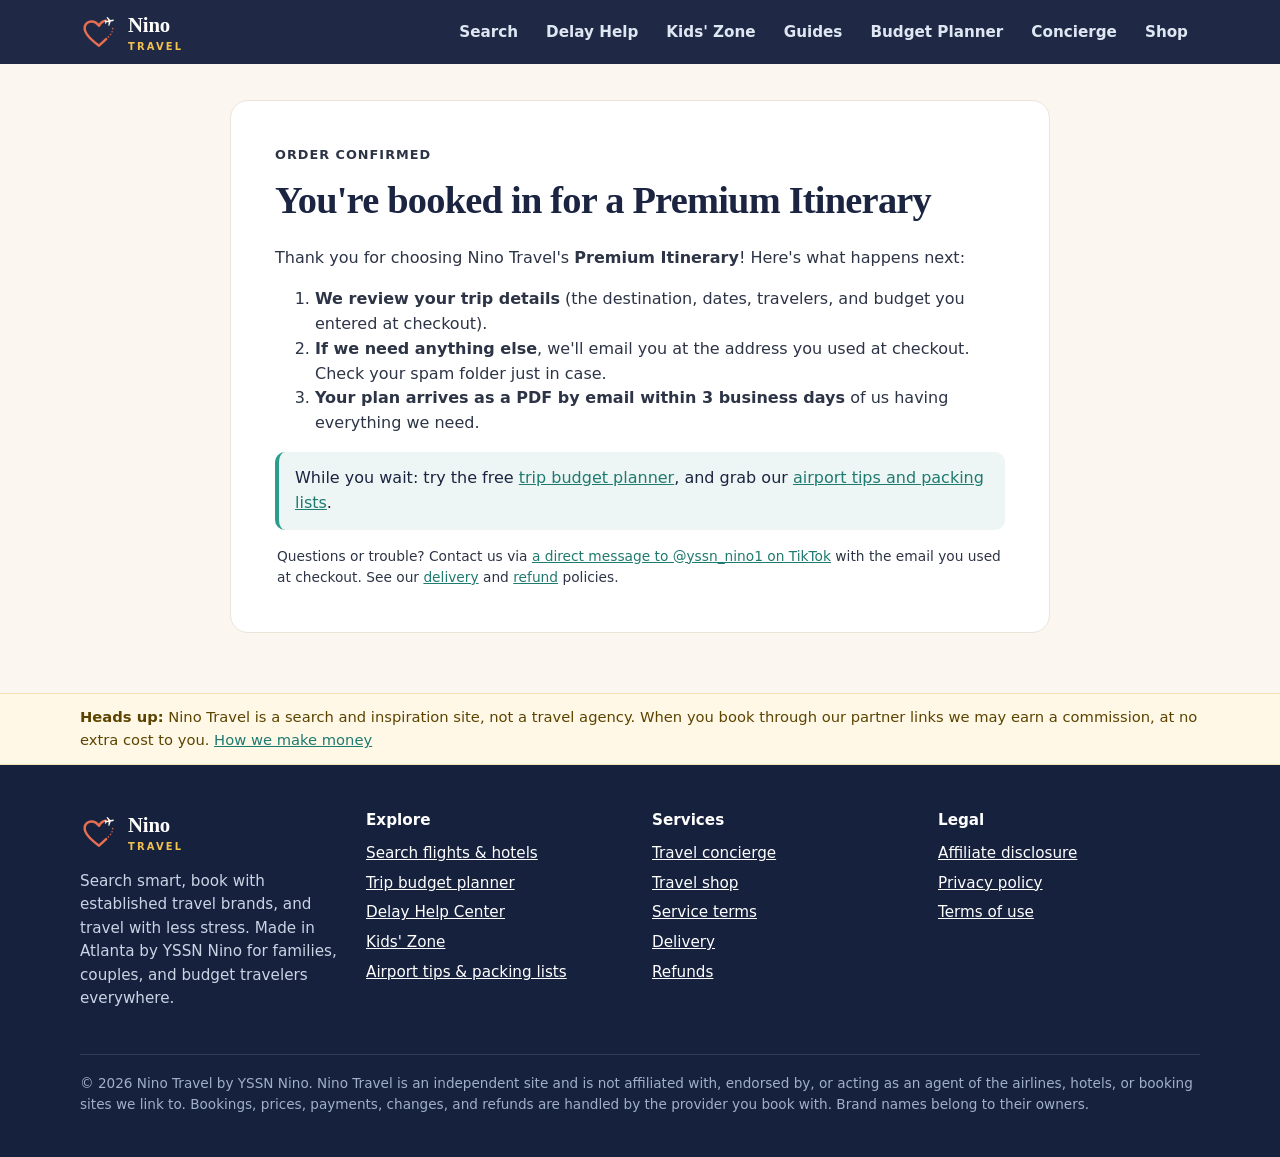
<file: thanks/hXE54xmug6Kf3fzu.html>
<!doctype html>
<html lang="en">
<head>
<meta charset="utf-8">
<meta name="viewport" content="width=device-width,initial-scale=1">
<title>You're booked in for a Premium Itinerary | Nino Travel</title>
<meta name="description" content="Thank you for your order.">
<meta name="robots" content="noindex,nofollow">
<meta name="theme-color" content="#16213e">
<meta property="og:type" content="website">
<meta property="og:site_name" content="Nino Travel">
<meta property="og:title" content="You're booked in for a Premium Itinerary | Nino Travel">
<meta property="og:description" content="Thank you for your order.">
<meta property="og:url" content="https://yssnino.github.io/thanks/hXE54xmug6Kf3fzu.html">
<meta property="og:image" content="https://yssnino.github.io/assets/og-image.png">
<meta property="og:image:width" content="1200"><meta property="og:image:height" content="630">
<meta property="og:image:alt" content="Nino Travel: a plane drawing a heart in the sky">
<meta name="twitter:card" content="summary_large_image">
<meta name="twitter:title" content="You're booked in for a Premium Itinerary | Nino Travel">
<meta name="twitter:description" content="Thank you for your order.">
<meta name="twitter:image" content="https://yssnino.github.io/assets/og-image.png">
<link rel="icon" href="/favicon.svg" type="image/svg+xml">
<link rel="apple-touch-icon" href="/assets/apple-touch-icon.png">
<link rel="stylesheet" href="/styles.css">

</head>
<body>
<a class="skip" href="#main">Skip to content</a>
<header class="site-header">
  <nav class="container nav" aria-label="Main">
    <a class="brand" href="/"><img src="/assets/logo-light.svg" alt="" width="38" height="38"><span>Nino<small>Travel</small></span></a>
    <button class="menu-btn" aria-expanded="false" aria-controls="nav-links">Menu</button>
    <ul class="nav-links" id="nav-links">
      <li><a href="/#search">Search</a></li>
      <li><a href="/help-center.html">Delay Help</a></li>
      <li><a href="/kids-zone.html">Kids' Zone</a></li>
      <li><a href="/guides.html">Guides</a></li>
      <li><a href="/planner.html">Budget Planner</a></li>
      <li><a href="/#planning">Concierge</a></li>
      <li><a href="/#shop">Shop</a></li>
    </ul>
  </nav>
</header>
<main id="main" class="container"><article class="doc">
<p class="eyebrow">Order confirmed</p><h1>You're booked in for a Premium Itinerary</h1><p>Thank you for choosing Nino Travel's <strong>Premium Itinerary</strong>! Here's what happens next:</p>
<ol><li><strong>We review your trip details</strong> (the destination, dates, travelers, and budget you entered at checkout).</li>
<li><strong>If we need anything else</strong>, we'll email you at the address you used at checkout. Check your spam folder just in case.</li>
<li><strong>Your plan arrives as a PDF by email within 3 business days</strong> of us having everything we need.</li></ol>
<div class="callout">While you wait: try the free <a href="/planner.html">trip budget planner</a>, and grab our <a href="/guides.html">airport tips and packing lists</a>.</div>
<p class="note">Questions or trouble? Contact us via <span data-contact>a direct message to @yssn_nino1 on TikTok</span> with the email you used at checkout. See our <a href="/delivery.html">delivery</a> and <a href="/refunds.html">refund</a> policies.</p>
</article></main><div class="disclosure-bar"><div class="container"><strong>Heads up:</strong> Nino Travel is a search and inspiration site, not a travel agency. When you book through our partner links we may earn a commission, at no extra cost to you. <a href="/affiliate-disclosure.html">How we make money</a></div></div>
<footer>
  <div class="container">
    <div class="foot-grid">
      <div><a class="brand" href="/"><img src="/assets/logo-light.svg" alt="" width="38" height="38"><span>Nino<small>Travel</small></span></a>
        <p>Search smart, book with established travel brands, and travel with less stress. Made in Atlanta by YSSN Nino for families, couples, and budget travelers everywhere.</p></div>
      <div><h4>Explore</h4><ul><li><a href="/#search">Search flights &amp; hotels</a></li><li><a href="/planner.html">Trip budget planner</a></li><li><a href="/help-center.html">Delay Help Center</a></li><li><a href="/kids-zone.html">Kids' Zone</a></li><li><a href="/guides.html">Airport tips &amp; packing lists</a></li></ul></div>
      <div><h4>Services</h4><ul><li><a href="/#planning">Travel concierge</a></li><li><a href="/#shop">Travel shop</a></li><li><a href="/service-terms.html">Service terms</a></li><li><a href="/delivery.html">Delivery</a></li><li><a href="/refunds.html">Refunds</a></li></ul></div>
      <div><h4>Legal</h4><ul><li><a href="/affiliate-disclosure.html">Affiliate disclosure</a></li><li><a href="/privacy.html">Privacy policy</a></li><li><a href="/terms.html">Terms of use</a></li></ul></div>
    </div>
    <p class="fine">&copy; <span id="year">2026</span> Nino Travel by YSSN Nino. Nino Travel is an independent site and is not affiliated with, endorsed by, or acting as an agent of the airlines, hotels, or booking sites we link to. Bookings, prices, payments, changes, and refunds are handled by the provider you book with. Brand names belong to their owners.</p>
  </div>
</footer>
<script src="/config.js" defer></script><script src="/common.js" defer></script>
</body>
</html>
</file>
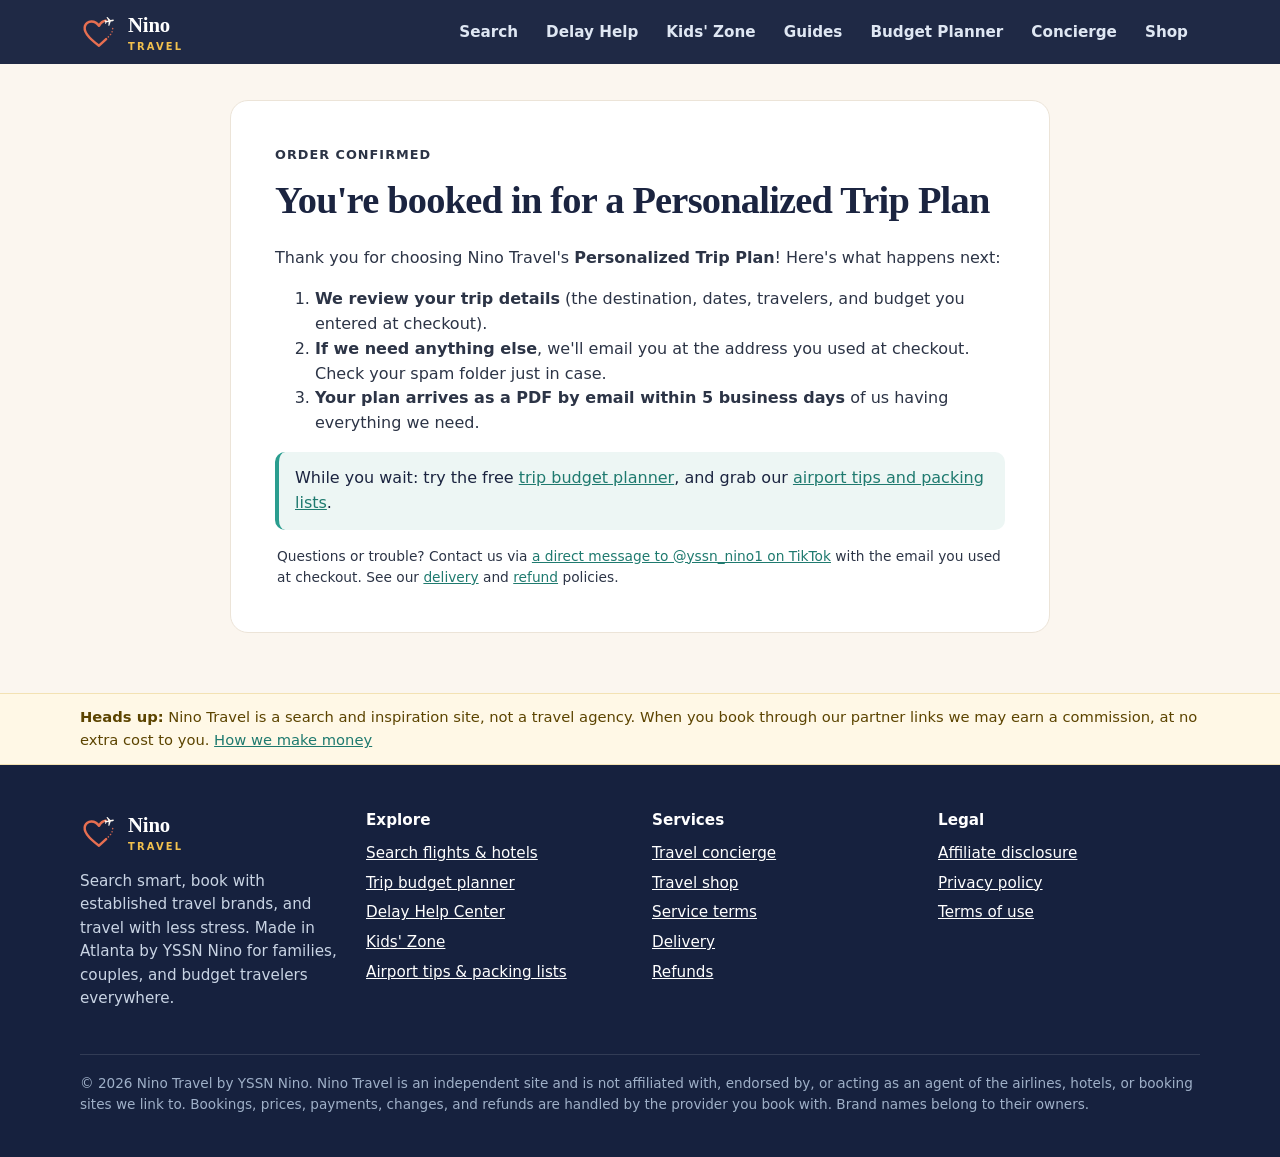
<file: thanks/NsfUup5xSQSf0mvF.html>
<!doctype html>
<html lang="en">
<head>
<meta charset="utf-8">
<meta name="viewport" content="width=device-width,initial-scale=1">
<title>You're booked in for a Personalized Trip Plan | Nino Travel</title>
<meta name="description" content="Thank you for your order.">
<meta name="robots" content="noindex,nofollow">
<meta name="theme-color" content="#16213e">
<meta property="og:type" content="website">
<meta property="og:site_name" content="Nino Travel">
<meta property="og:title" content="You're booked in for a Personalized Trip Plan | Nino Travel">
<meta property="og:description" content="Thank you for your order.">
<meta property="og:url" content="https://yssnino.github.io/thanks/NsfUup5xSQSf0mvF.html">
<meta property="og:image" content="https://yssnino.github.io/assets/og-image.png">
<meta property="og:image:width" content="1200"><meta property="og:image:height" content="630">
<meta property="og:image:alt" content="Nino Travel: a plane drawing a heart in the sky">
<meta name="twitter:card" content="summary_large_image">
<meta name="twitter:title" content="You're booked in for a Personalized Trip Plan | Nino Travel">
<meta name="twitter:description" content="Thank you for your order.">
<meta name="twitter:image" content="https://yssnino.github.io/assets/og-image.png">
<link rel="icon" href="/favicon.svg" type="image/svg+xml">
<link rel="apple-touch-icon" href="/assets/apple-touch-icon.png">
<link rel="stylesheet" href="/styles.css">

</head>
<body>
<a class="skip" href="#main">Skip to content</a>
<header class="site-header">
  <nav class="container nav" aria-label="Main">
    <a class="brand" href="/"><img src="/assets/logo-light.svg" alt="" width="38" height="38"><span>Nino<small>Travel</small></span></a>
    <button class="menu-btn" aria-expanded="false" aria-controls="nav-links">Menu</button>
    <ul class="nav-links" id="nav-links">
      <li><a href="/#search">Search</a></li>
      <li><a href="/help-center.html">Delay Help</a></li>
      <li><a href="/kids-zone.html">Kids' Zone</a></li>
      <li><a href="/guides.html">Guides</a></li>
      <li><a href="/planner.html">Budget Planner</a></li>
      <li><a href="/#planning">Concierge</a></li>
      <li><a href="/#shop">Shop</a></li>
    </ul>
  </nav>
</header>
<main id="main" class="container"><article class="doc">
<p class="eyebrow">Order confirmed</p><h1>You're booked in for a Personalized Trip Plan</h1><p>Thank you for choosing Nino Travel's <strong>Personalized Trip Plan</strong>! Here's what happens next:</p>
<ol><li><strong>We review your trip details</strong> (the destination, dates, travelers, and budget you entered at checkout).</li>
<li><strong>If we need anything else</strong>, we'll email you at the address you used at checkout. Check your spam folder just in case.</li>
<li><strong>Your plan arrives as a PDF by email within 5 business days</strong> of us having everything we need.</li></ol>
<div class="callout">While you wait: try the free <a href="/planner.html">trip budget planner</a>, and grab our <a href="/guides.html">airport tips and packing lists</a>.</div>
<p class="note">Questions or trouble? Contact us via <span data-contact>a direct message to @yssn_nino1 on TikTok</span> with the email you used at checkout. See our <a href="/delivery.html">delivery</a> and <a href="/refunds.html">refund</a> policies.</p>
</article></main><div class="disclosure-bar"><div class="container"><strong>Heads up:</strong> Nino Travel is a search and inspiration site, not a travel agency. When you book through our partner links we may earn a commission, at no extra cost to you. <a href="/affiliate-disclosure.html">How we make money</a></div></div>
<footer>
  <div class="container">
    <div class="foot-grid">
      <div><a class="brand" href="/"><img src="/assets/logo-light.svg" alt="" width="38" height="38"><span>Nino<small>Travel</small></span></a>
        <p>Search smart, book with established travel brands, and travel with less stress. Made in Atlanta by YSSN Nino for families, couples, and budget travelers everywhere.</p></div>
      <div><h4>Explore</h4><ul><li><a href="/#search">Search flights &amp; hotels</a></li><li><a href="/planner.html">Trip budget planner</a></li><li><a href="/help-center.html">Delay Help Center</a></li><li><a href="/kids-zone.html">Kids' Zone</a></li><li><a href="/guides.html">Airport tips &amp; packing lists</a></li></ul></div>
      <div><h4>Services</h4><ul><li><a href="/#planning">Travel concierge</a></li><li><a href="/#shop">Travel shop</a></li><li><a href="/service-terms.html">Service terms</a></li><li><a href="/delivery.html">Delivery</a></li><li><a href="/refunds.html">Refunds</a></li></ul></div>
      <div><h4>Legal</h4><ul><li><a href="/affiliate-disclosure.html">Affiliate disclosure</a></li><li><a href="/privacy.html">Privacy policy</a></li><li><a href="/terms.html">Terms of use</a></li></ul></div>
    </div>
    <p class="fine">&copy; <span id="year">2026</span> Nino Travel by YSSN Nino. Nino Travel is an independent site and is not affiliated with, endorsed by, or acting as an agent of the airlines, hotels, or booking sites we link to. Bookings, prices, payments, changes, and refunds are handled by the provider you book with. Brand names belong to their owners.</p>
  </div>
</footer>
<script src="/config.js" defer></script><script src="/common.js" defer></script>
</body>
</html>
</file>
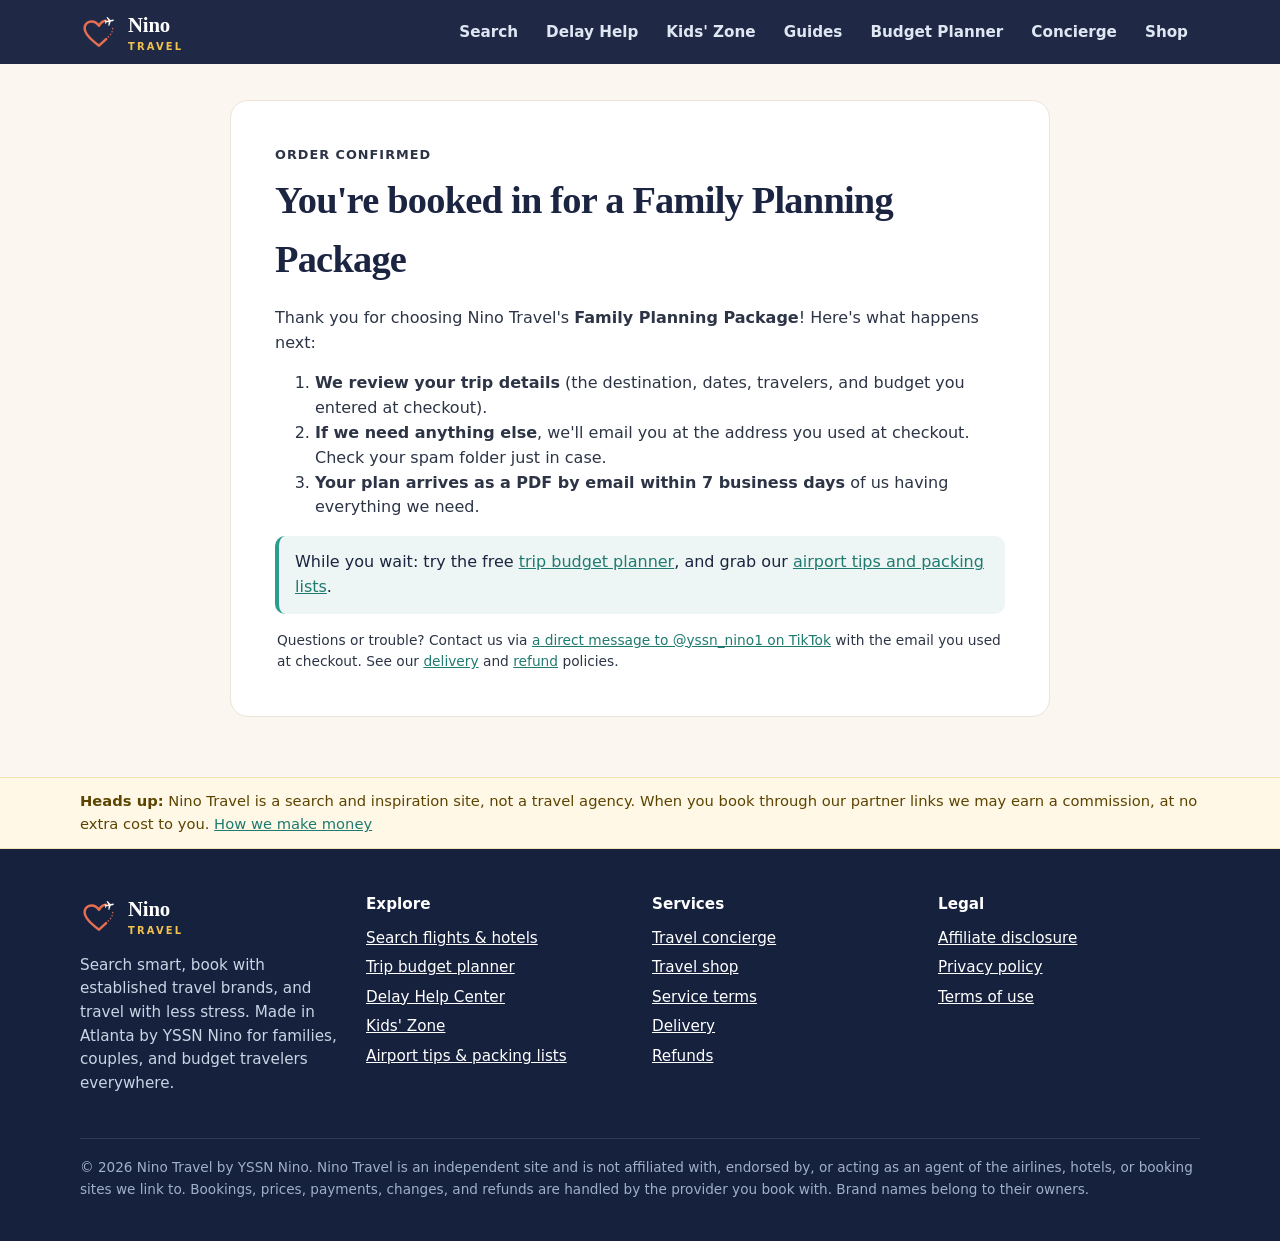
<file: thanks/O1KYI3VwhOVyIXzq.html>
<!doctype html>
<html lang="en">
<head>
<meta charset="utf-8">
<meta name="viewport" content="width=device-width,initial-scale=1">
<title>You're booked in for a Family Planning Package | Nino Travel</title>
<meta name="description" content="Thank you for your order.">
<meta name="robots" content="noindex,nofollow">
<meta name="theme-color" content="#16213e">
<meta property="og:type" content="website">
<meta property="og:site_name" content="Nino Travel">
<meta property="og:title" content="You're booked in for a Family Planning Package | Nino Travel">
<meta property="og:description" content="Thank you for your order.">
<meta property="og:url" content="https://yssnino.github.io/thanks/O1KYI3VwhOVyIXzq.html">
<meta property="og:image" content="https://yssnino.github.io/assets/og-image.png">
<meta property="og:image:width" content="1200"><meta property="og:image:height" content="630">
<meta property="og:image:alt" content="Nino Travel: a plane drawing a heart in the sky">
<meta name="twitter:card" content="summary_large_image">
<meta name="twitter:title" content="You're booked in for a Family Planning Package | Nino Travel">
<meta name="twitter:description" content="Thank you for your order.">
<meta name="twitter:image" content="https://yssnino.github.io/assets/og-image.png">
<link rel="icon" href="/favicon.svg" type="image/svg+xml">
<link rel="apple-touch-icon" href="/assets/apple-touch-icon.png">
<link rel="stylesheet" href="/styles.css">

</head>
<body>
<a class="skip" href="#main">Skip to content</a>
<header class="site-header">
  <nav class="container nav" aria-label="Main">
    <a class="brand" href="/"><img src="/assets/logo-light.svg" alt="" width="38" height="38"><span>Nino<small>Travel</small></span></a>
    <button class="menu-btn" aria-expanded="false" aria-controls="nav-links">Menu</button>
    <ul class="nav-links" id="nav-links">
      <li><a href="/#search">Search</a></li>
      <li><a href="/help-center.html">Delay Help</a></li>
      <li><a href="/kids-zone.html">Kids' Zone</a></li>
      <li><a href="/guides.html">Guides</a></li>
      <li><a href="/planner.html">Budget Planner</a></li>
      <li><a href="/#planning">Concierge</a></li>
      <li><a href="/#shop">Shop</a></li>
    </ul>
  </nav>
</header>
<main id="main" class="container"><article class="doc">
<p class="eyebrow">Order confirmed</p><h1>You're booked in for a Family Planning Package</h1><p>Thank you for choosing Nino Travel's <strong>Family Planning Package</strong>! Here's what happens next:</p>
<ol><li><strong>We review your trip details</strong> (the destination, dates, travelers, and budget you entered at checkout).</li>
<li><strong>If we need anything else</strong>, we'll email you at the address you used at checkout. Check your spam folder just in case.</li>
<li><strong>Your plan arrives as a PDF by email within 7 business days</strong> of us having everything we need.</li></ol>
<div class="callout">While you wait: try the free <a href="/planner.html">trip budget planner</a>, and grab our <a href="/guides.html">airport tips and packing lists</a>.</div>
<p class="note">Questions or trouble? Contact us via <span data-contact>a direct message to @yssn_nino1 on TikTok</span> with the email you used at checkout. See our <a href="/delivery.html">delivery</a> and <a href="/refunds.html">refund</a> policies.</p>
</article></main><div class="disclosure-bar"><div class="container"><strong>Heads up:</strong> Nino Travel is a search and inspiration site, not a travel agency. When you book through our partner links we may earn a commission, at no extra cost to you. <a href="/affiliate-disclosure.html">How we make money</a></div></div>
<footer>
  <div class="container">
    <div class="foot-grid">
      <div><a class="brand" href="/"><img src="/assets/logo-light.svg" alt="" width="38" height="38"><span>Nino<small>Travel</small></span></a>
        <p>Search smart, book with established travel brands, and travel with less stress. Made in Atlanta by YSSN Nino for families, couples, and budget travelers everywhere.</p></div>
      <div><h4>Explore</h4><ul><li><a href="/#search">Search flights &amp; hotels</a></li><li><a href="/planner.html">Trip budget planner</a></li><li><a href="/help-center.html">Delay Help Center</a></li><li><a href="/kids-zone.html">Kids' Zone</a></li><li><a href="/guides.html">Airport tips &amp; packing lists</a></li></ul></div>
      <div><h4>Services</h4><ul><li><a href="/#planning">Travel concierge</a></li><li><a href="/#shop">Travel shop</a></li><li><a href="/service-terms.html">Service terms</a></li><li><a href="/delivery.html">Delivery</a></li><li><a href="/refunds.html">Refunds</a></li></ul></div>
      <div><h4>Legal</h4><ul><li><a href="/affiliate-disclosure.html">Affiliate disclosure</a></li><li><a href="/privacy.html">Privacy policy</a></li><li><a href="/terms.html">Terms of use</a></li></ul></div>
    </div>
    <p class="fine">&copy; <span id="year">2026</span> Nino Travel by YSSN Nino. Nino Travel is an independent site and is not affiliated with, endorsed by, or acting as an agent of the airlines, hotels, or booking sites we link to. Bookings, prices, payments, changes, and refunds are handled by the provider you book with. Brand names belong to their owners.</p>
  </div>
</footer>
<script src="/config.js" defer></script><script src="/common.js" defer></script>
</body>
</html>
</file>
<file: styles.css>
:root{--navy:#16213e;--navy2:#22335a;--teal:#2a9d8f;--teal2:#1f7a6f;--coral:#e76f51;--sun:#f2c14e;--ink:#1b2440;--muted:#5d6475;--line:#ece4d8;--bg:#fbf6ef;--serif:'Iowan Old Style','Palatino Linotype',Palatino,Georgia,'Times New Roman',serif;--card:#fff;--radius:16px;--shadow:0 10px 30px rgba(22,33,62,.10)}
*{box-sizing:border-box}html{scroll-behavior:smooth}
body{margin:0;font-family:system-ui,-apple-system,"Segoe UI",Roboto,"Helvetica Neue",Arial,sans-serif;color:var(--ink);background:var(--bg);line-height:1.55;-webkit-font-smoothing:antialiased}
img{max-width:100%}a{color:var(--teal2)}a:hover{color:var(--navy)}
.container{width:min(1120px,100% - 32px);margin-inline:auto}
.skip{position:absolute;left:-999px;top:8px;background:#fff;padding:8px 12px;border-radius:8px;z-index:100}.skip:focus{left:8px}
:focus-visible{outline:3px solid var(--sun);outline-offset:2px}
/* header */
.site-header{position:sticky;top:0;z-index:50;background:rgba(22,33,62,.96);backdrop-filter:saturate(1.4) blur(8px);color:#fff}
.nav{display:flex;align-items:center;justify-content:space-between;gap:16px;min-height:64px}
.brand{display:flex;align-items:center;gap:10px;color:#fff;text-decoration:none;font-weight:800;font-size:1.15rem;letter-spacing:-.01em}
.brand svg{width:34px;height:34px}.brand span b{color:var(--sun);font-weight:800}
.nav-links{display:flex;gap:4px;list-style:none;margin:0;padding:0}
.nav-links a{color:#dfe7f3;text-decoration:none;padding:8px 12px;border-radius:999px;font-weight:600;font-size:.95rem}
.nav-links a:hover{background:rgba(255,255,255,.1);color:#fff}
.menu-btn{display:none;background:none;border:1px solid rgba(255,255,255,.3);color:#fff;border-radius:10px;padding:8px 10px;font-size:1rem}
@media (max-width:860px){.menu-btn{display:block}.nav-links{display:none;position:absolute;top:64px;left:0;right:0;flex-direction:column;background:var(--navy);padding:8px 16px 16px}.nav-links.open{display:flex}}
/* hero */
.hero{background:radial-gradient(1200px 500px at 85% -10%,rgba(42,157,143,.45),transparent 60%),radial-gradient(900px 500px at -10% 110%,rgba(231,111,81,.30),transparent 60%),linear-gradient(160deg,var(--navy),var(--navy2));color:#fff;padding:56px 0 72px}
.hero h1{font-size:clamp(2rem,5vw,3.3rem);line-height:1.08;margin:0 0 14px;letter-spacing:-.02em;max-width:820px}
.hero h1 em{font-style:normal;color:var(--sun)}
.hero p.lead{font-size:clamp(1.02rem,2.2vw,1.2rem);color:#d6e0ee;max-width:640px;margin:0 0 28px}
/* search card */
.search-card{background:var(--card);color:var(--ink);border-radius:20px;box-shadow:0 24px 60px rgba(0,0,0,.28);padding:10px}
.tabs{display:flex;gap:6px;overflow-x:auto;padding:6px;scrollbar-width:none}.tabs::-webkit-scrollbar{display:none}
.tab{flex:0 0 auto;border:0;background:#f3ece2;color:var(--ink);font-weight:700;font-size:.95rem;padding:10px 16px;border-radius:999px;cursor:pointer;display:flex;gap:8px;align-items:center}
.tab svg{width:18px;height:18px}
.tab[aria-selected=true]{background:var(--navy);color:#fff}
.panel{padding:12px 10px 14px}.panel[hidden]{display:none}
.grid{display:grid;gap:10px;grid-template-columns:repeat(12,1fr)}
.f{grid-column:span 12;display:flex;flex-direction:column;gap:4px;position:relative}
@media (min-width:700px){.s6{grid-column:span 6}.s4{grid-column:span 4}.s3{grid-column:span 3}.s2{grid-column:span 2}.s8{grid-column:span 8}}
@media (max-width:699px){.m6{grid-column:span 6}.m4{grid-column:span 4}}
label{font-size:.78rem;font-weight:700;color:var(--muted);text-transform:uppercase;letter-spacing:.04em}
input,select{font:inherit;font-size:1rem;color:var(--ink);background:#fff;border:1.5px solid var(--line);border-radius:12px;padding:12px;min-height:48px;width:100%}
input:focus,select:focus{border-color:var(--teal);outline:none;box-shadow:0 0 0 3px rgba(42,157,143,.18)}
.row-opts{display:flex;gap:14px;flex-wrap:wrap;align-items:center;margin-bottom:10px;font-weight:600}
.row-opts label{text-transform:none;letter-spacing:0;font-size:.95rem;color:var(--ink);display:flex;gap:6px;align-items:center;cursor:pointer}
.row-opts input{width:auto;min-height:auto}
.actions{display:flex;gap:10px;flex-wrap:wrap;align-items:center;margin-top:12px}
.btn{display:inline-flex;align-items:center;justify-content:center;gap:8px;font:inherit;font-weight:800;border:0;border-radius:12px;padding:14px 22px;cursor:pointer;text-decoration:none;min-height:48px;transition:transform .08s ease,background .2s}
.btn:active{transform:translateY(1px)}
.btn-primary{background:var(--coral);color:#fff}.btn-primary:hover{background:#d65a3c;color:#fff}
.btn-secondary{background:#f3ece2;color:var(--navy)}.btn-secondary:hover{background:#eadfce;color:var(--navy)}
.btn-teal{background:var(--teal);color:#fff}.btn-teal:hover{background:var(--teal2);color:#fff}
.btn-ghost{background:transparent;color:#fff;border:1.5px solid rgba(255,255,255,.5)}
.btn[aria-disabled=true]{opacity:.6;cursor:not-allowed}
.note{font-size:.86rem;color:var(--muted);margin:10px 2px 0}
.err{color:#b42318;font-weight:600;font-size:.9rem;min-height:1.2em;margin-top:6px}
.hero-points{display:flex;flex-wrap:wrap;gap:10px 22px;margin-top:22px;color:#d6e0ee;font-weight:600;font-size:.95rem;padding:0;list-style:none}
.hero-points li{display:flex;gap:8px;align-items:center}.hero-points svg{width:18px;height:18px;color:var(--sun)}
/* autocomplete */
.ac-list{position:absolute;top:100%;left:0;right:0;z-index:30;background:#fff;border:1px solid var(--line);border-radius:12px;box-shadow:var(--shadow);margin:4px 0 0;padding:4px;list-style:none;max-height:280px;overflow:auto}
.ac-list li{padding:10px 12px;border-radius:8px;cursor:pointer;display:flex;justify-content:space-between;gap:10px}
.ac-list li[aria-selected=true],.ac-list li:hover{background:#edf6f4}
.ac-list .code{font-weight:800;color:var(--teal2)}.ac-list small{color:var(--muted)}
/* sections */
section{padding:64px 0}.alt{background:#fff}
.eyebrow{color:var(--teal2);font-weight:800;text-transform:uppercase;letter-spacing:.08em;font-size:.8rem;margin:0 0 6px}
h2{font-size:clamp(1.6rem,3.5vw,2.3rem);margin:0 0 10px;letter-spacing:-.02em;line-height:1.15}
.sub{color:var(--muted);max-width:680px;margin:0 0 28px;font-size:1.05rem}
.cards{display:grid;gap:16px;grid-template-columns:repeat(auto-fill,minmax(250px,1fr))}
.card{background:var(--card);border:1px solid var(--line);border-radius:var(--radius);padding:22px;box-shadow:0 2px 6px rgba(22,33,62,.04)}
.card h3{margin:0 0 6px;font-size:1.15rem}.card p{margin:0;color:var(--muted)}
.dest{border-radius:var(--radius);overflow:hidden;background:var(--card);border:1px solid var(--line);display:flex;flex-direction:column}
.dest .art{height:130px;display:flex;align-items:flex-end;padding:14px;color:#fff;position:relative}
.dest .art h3{margin:0;font-size:1.35rem;text-shadow:0 2px 10px rgba(0,0,0,.25)}
.dest .art .tag{position:absolute;top:12px;left:12px;background:rgba(255,255,255,.92);color:var(--navy);font-size:.75rem;font-weight:800;padding:4px 10px;border-radius:999px}
.dest .body{padding:14px 16px 16px;display:flex;flex-direction:column;gap:10px;flex:1}
.dest .body p{margin:0;color:var(--muted);font-size:.95rem}
.chips{display:flex;gap:6px;flex-wrap:wrap;margin-top:auto}
.chip{font-size:.85rem;font-weight:700;padding:8px 12px;border-radius:999px;background:#f3ece2;color:var(--navy);text-decoration:none}
.chip:hover{background:var(--navy);color:#fff}
.steps{counter-reset:s;display:grid;gap:16px;grid-template-columns:repeat(auto-fit,minmax(240px,1fr))}
.step{position:relative;padding-top:58px}
.step::before{counter-increment:s;content:counter(s);position:absolute;top:18px;left:22px;width:32px;height:32px;border-radius:50%;background:var(--sun);color:var(--navy);font-weight:900;display:grid;place-items:center}
.ico{width:42px;height:42px;border-radius:12px;background:#e4f2ef;color:var(--teal2);display:grid;place-items:center;margin-bottom:12px}.ico svg{width:22px;height:22px}
.price{font-size:1.8rem;font-weight:900;color:var(--navy);margin:8px 0 4px}
.price small{font-size:.9rem;color:var(--muted);font-weight:600}
.product{display:flex;flex-direction:column;gap:10px}.product ul{margin:4px 0 8px;padding-left:18px;color:var(--muted)}.product .btn{margin-top:auto}
.badge{display:inline-block;background:#fff4d6;color:#8a5a00;font-weight:800;font-size:.75rem;padding:4px 10px;border-radius:999px;align-self:flex-start}
.feature{border:2px solid var(--teal)}
.partner-strip{display:flex;flex-wrap:wrap;gap:10px;margin-top:8px}
.partner-strip span{background:#fff;border:1px solid var(--line);border-radius:999px;padding:8px 14px;font-weight:700;color:var(--navy);font-size:.9rem}
details{background:#fff;border:1px solid var(--line);border-radius:14px;padding:4px 18px;margin-bottom:10px}
summary{cursor:pointer;font-weight:800;padding:14px 0;list-style:none;display:flex;justify-content:space-between;gap:12px}
summary::-webkit-details-marker{display:none}summary::after{content:"+";font-size:1.4rem;line-height:1;color:var(--teal2)}
details[open] summary::after{content:"–"}details p{margin:0 0 16px;color:var(--muted)}
.alerts{background:linear-gradient(135deg,var(--teal),#0b6e8a);color:#fff;border-radius:22px;padding:34px;display:grid;gap:18px;grid-template-columns:1fr}
@media (min-width:820px){.alerts{grid-template-columns:1.1fr 1fr;align-items:center}}
.alerts h2{color:#fff}.alerts p{color:#e3f4f1;margin:0}
.alerts form{display:flex;gap:10px;flex-wrap:wrap}.alerts input{flex:1 1 220px;border-color:transparent}
.alerts .msg{flex-basis:100%;font-weight:700;min-height:1.3em}
.disclosure-bar{background:#fff8e6;border-top:1px solid #f3e2b3;border-bottom:1px solid #f3e2b3;color:#5c4400;font-size:.92rem;padding:12px 0}
footer{background:var(--navy);color:#c9d4e4;padding:44px 0 28px;font-size:.95rem}
footer a{color:#fff}.foot-grid{display:grid;gap:24px;grid-template-columns:repeat(auto-fit,minmax(200px,1fr))}
footer h4{color:#fff;margin:0 0 10px}footer ul{list-style:none;margin:0;padding:0;display:grid;gap:6px}
.fine{border-top:1px solid rgba(255,255,255,.12);margin-top:28px;padding-top:18px;font-size:.85rem;color:#9fb0c8}
/* doc pages */
.doc{background:#fff;border:1px solid var(--line);border-radius:18px;padding:clamp(20px,4vw,44px);margin:36px auto 60px;max-width:820px}
.doc h1{font-size:clamp(1.7rem,4vw,2.4rem);margin:0 0 6px;letter-spacing:-.02em}.doc h2{font-size:1.3rem;margin:28px 0 8px}
.doc p,.doc li{color:#2c3446}.doc .updated{color:var(--muted);margin-bottom:24px}
.callout{background:#edf6f4;border-left:4px solid var(--teal);padding:14px 16px;border-radius:10px;margin:16px 0}
@media (prefers-reduced-motion:reduce){html{scroll-behavior:auto}*{transition:none!important}}

h1,h2,h3,.brand{font-family:var(--serif)}h2{font-weight:700}
.brand{font-weight:700;font-size:1.3rem}.brand img{width:38px;height:38px}
.brand small{display:block;font-family:system-ui,sans-serif;font-size:.62rem;letter-spacing:.22em;text-transform:uppercase;color:var(--sun);font-weight:700;margin-top:-2px}
.help-hero{background:linear-gradient(160deg,#fff3e8,#fbf6ef);padding:48px 0 32px}
.help-hero h1{font-size:clamp(1.9rem,4.5vw,3rem);margin:0 0 10px;line-height:1.1}
.pill-row{display:flex;gap:8px;flex-wrap:wrap;margin:16px 0 0}
.pill-row a{background:#fff;border:1px solid var(--line);color:var(--navy);text-decoration:none;font-weight:700;padding:9px 14px;border-radius:999px}
.pill-row a:hover{border-color:var(--coral)}
.links-list{columns:2 240px;padding-left:18px}.links-list li{margin-bottom:6px;break-inside:avoid}
table.simple{width:100%;border-collapse:collapse;margin:10px 0 16px;font-size:.95rem}
table.simple th,table.simple td{border-bottom:1px solid var(--line);text-align:left;padding:10px 8px;vertical-align:top}
table.simple th{background:#f7f0e6}
.soft{background:#fff;border:1px solid var(--line);border-radius:18px;padding:24px}
.kid-grid{display:grid;gap:16px;grid-template-columns:repeat(auto-fit,minmax(280px,1fr))}
.memory{display:grid;grid-template-columns:repeat(4,1fr);gap:8px;max-width:360px}
.memory button{aspect-ratio:1;border:0;border-radius:12px;background:var(--navy);cursor:pointer;display:grid;place-items:center;padding:6px}
.memory button svg{width:70%;height:70%;visibility:hidden}
.memory button.up,.memory button.done{background:#fff3e8;box-shadow:inset 0 0 0 2px var(--coral)}
.memory button.up svg,.memory button.done svg{visibility:visible}
.bingo{display:grid;grid-template-columns:repeat(4,1fr);gap:6px;max-width:420px}
.bingo button{min-height:74px;border:1.5px solid var(--line);background:#fff;border-radius:10px;font:inherit;font-size:.82rem;font-weight:700;color:var(--ink);cursor:pointer;padding:6px}
.bingo button[aria-pressed=true]{background:var(--teal);color:#fff;border-color:var(--teal)}
.breath{width:150px;height:150px;border-radius:50%;background:radial-gradient(circle,#ffd9c9,#e76f51);margin:18px auto;transform:scale(.6);transition:transform 4s ease-in-out;display:grid;place-items:center;color:#fff;font-weight:800}
.breath.in{transform:scale(1)}.breath.hold{transform:scale(1)}
.story{font-family:var(--serif);font-size:1.25rem;line-height:1.5;background:#fff8ee;border-radius:14px;padding:18px;min-height:96px}
.print-sheet{display:none}
@media print{.site-header,footer,.disclosure-bar,.no-print{display:none!important}body{background:#fff}.doc{border:0;margin:0;padding:0;max-width:none}.print-sheet{display:block}}
.kid-grid{grid-template-columns:repeat(auto-fit,minmax(min(280px,100%),1fr))}
.bingo button{min-width:0;overflow-wrap:anywhere;hyphens:auto}
@media (max-width:480px){.soft{padding:16px}.bingo{gap:4px}.bingo button{font-size:.7rem;min-height:66px;padding:4px}}
</file>
